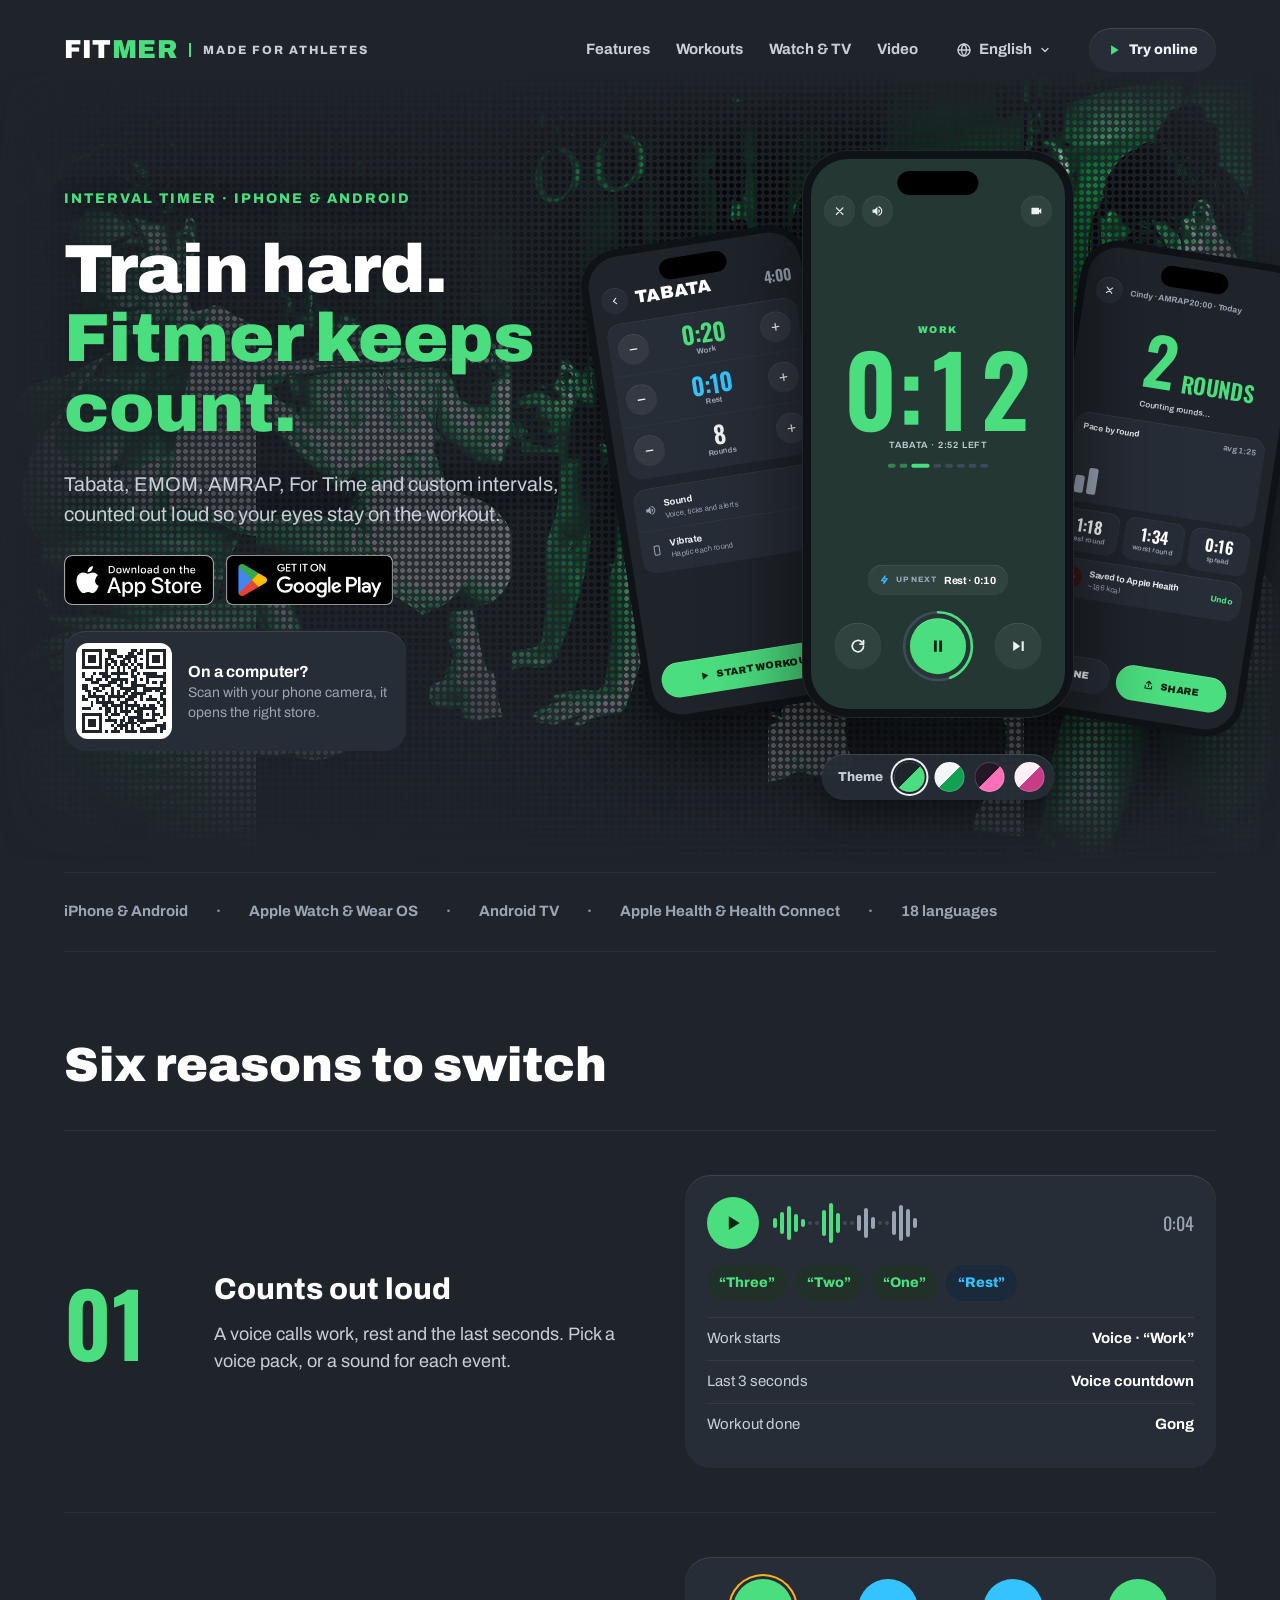
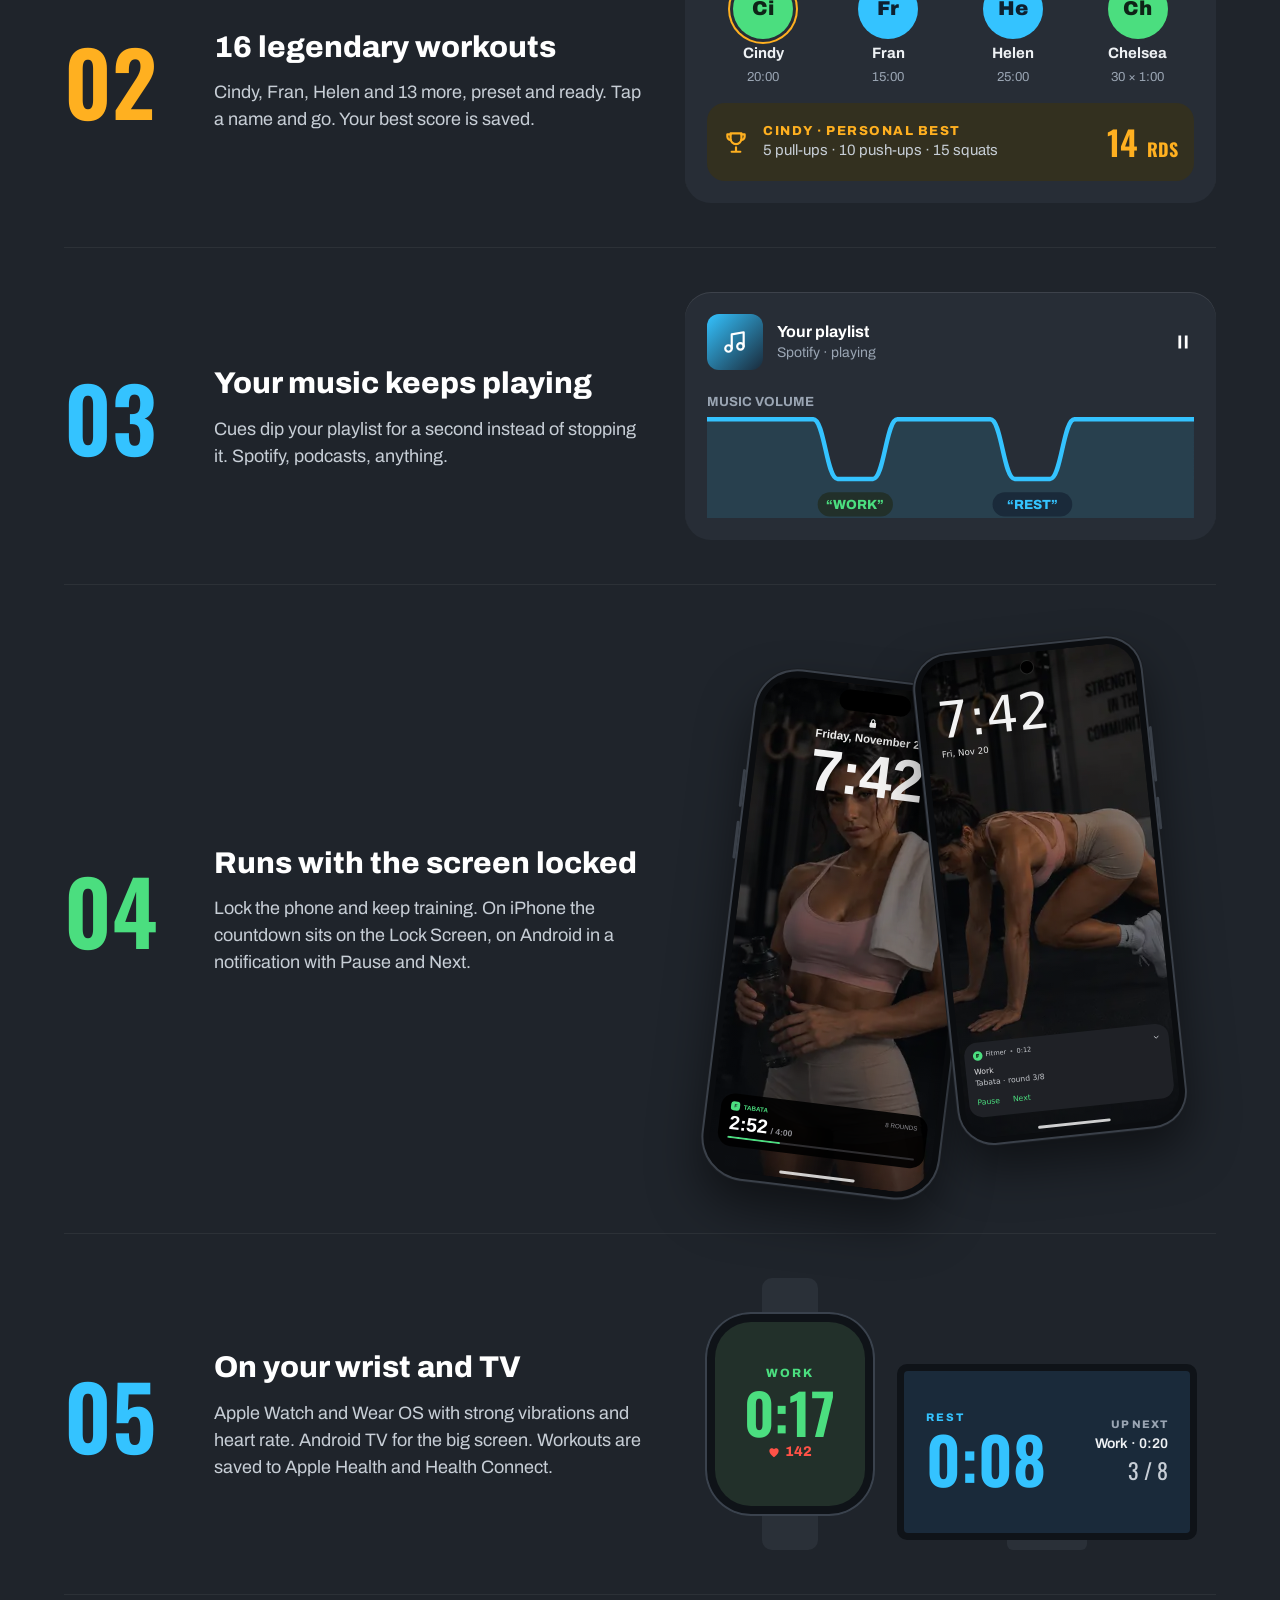
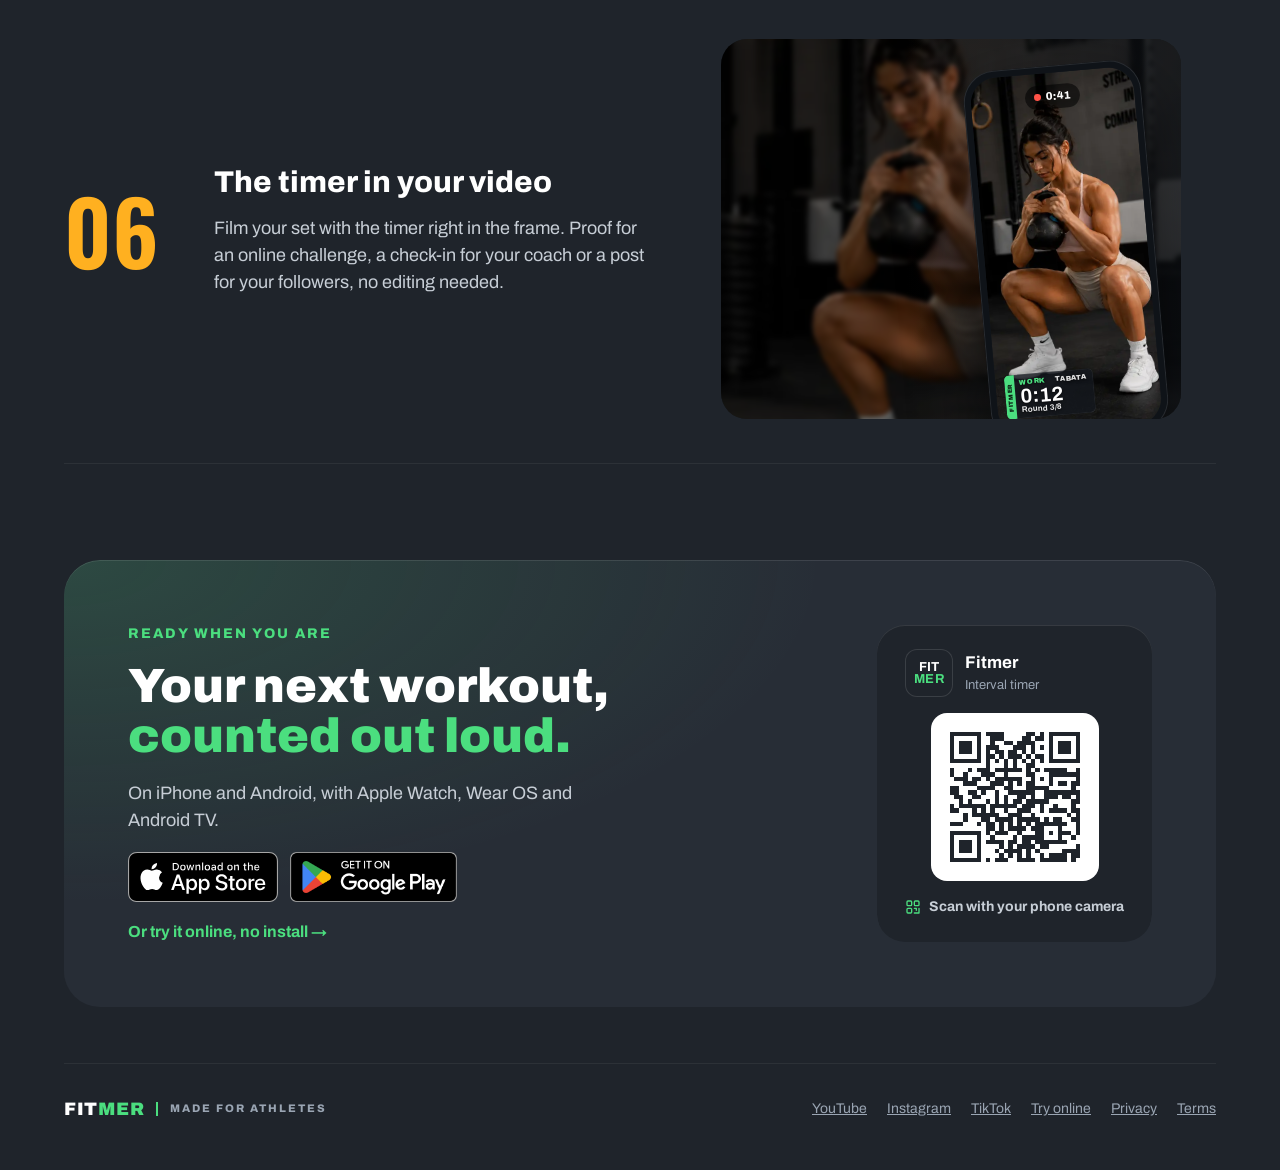
<file: index.html>
<!doctype html>
<html lang="en">
<head>
  <meta charset="utf-8">
  <!-- Шаблон лендинга. Собирается tools/web-site/build_landing.py в build/web/index.html
       и build/web/ru/index.html; строки — tools/web-site/strings.json. Спека —
       docs/superpowers/specs/2026-11-20-landing-design.md. -->
  <script>
    // Установленная раньше веб-версия (PWA) открывает корень: отправляем её в приложение.
    try { if (matchMedia('(display-mode: standalone)').matches) location.replace('/online/'); } catch (e) {}
  </script>
  <meta name="viewport" content="width=device-width, initial-scale=1, viewport-fit=cover">
  <title>Fitmer — Tabata &amp; Interval Timer That Counts Out Loud</title>
  <meta name="description" content="Interval timer for Tabata, EMOM, AMRAP, For Time and custom intervals. A voice counts your rounds, music keeps playing. iPhone, Android, Apple Watch, Wear OS.">
  <link rel="canonical" href="https://fitmer.web.app/">
  <link rel="alternate" hreflang="en" href="https://fitmer.web.app/">
  <link rel="alternate" hreflang="ru" href="https://fitmer.web.app/ru/">
  <link rel="alternate" hreflang="x-default" href="https://fitmer.web.app/">
  <meta name="theme-color" content="#1F242B">
  <meta name="color-scheme" content="dark">
  <meta name="apple-itunes-app" content="app-id=1509055701">
  <meta property="og:type" content="website">
  <meta property="og:site_name" content="Fitmer">
  <meta property="og:url" content="https://fitmer.web.app/">
  <meta property="og:title" content="Fitmer — Tabata &amp; Interval Timer That Counts Out Loud">
  <meta property="og:description" content="Interval timer for Tabata, EMOM, AMRAP, For Time and custom intervals. A voice counts your rounds, music keeps playing. iPhone, Android, Apple Watch, Wear OS.">
  <meta property="og:image" content="https://fitmer.web.app/og-image.png">
  <meta property="og:image:width" content="1200">
  <meta property="og:image:height" content="630">
  <meta property="og:locale" content="en_US">
  <meta name="twitter:card" content="summary_large_image">
  <meta name="twitter:image" content="https://fitmer.web.app/og-image.png">
  <link rel="icon" href="/favicon.png">
  <link rel="preload" href="/landing/fonts/Archivo.woff2" as="font" type="font/woff2" crossorigin>
  <link rel="preload" href="/landing/fonts/Oswald.woff2" as="font" type="font/woff2" crossorigin>
  <link rel="stylesheet" href="/landing/landing.css">
  <script type="application/ld+json">
  {
    "@context": "https://schema.org",
    "@type": "MobileApplication",
    "name": "Fitmer",
    "alternateName": "Fitmer: HIIT Interval Timer",
    "applicationCategory": "HealthApplication",
    "applicationSubCategory": "Interval Timer",
    "operatingSystem": "iOS, Android, watchOS, Wear OS, Android TV",
    "inLanguage": "en",
    "url": "https://fitmer.web.app/",
    "description": "Interval timer for Tabata, EMOM, AMRAP, For Time and custom intervals. A voice counts your rounds, music keeps playing. iPhone, Android, Apple Watch, Wear OS.",
    "image": "https://fitmer.web.app/og-image.png",
    "installUrl": ["https://apps.apple.com/app/id1509055701", "https://play.google.com/store/apps/details?id=com.vivchar.fitmer"],
    "sameAs": ["https://apps.apple.com/app/id1509055701", "https://play.google.com/store/apps/details?id=com.vivchar.fitmer", "https://www.youtube.com/@fitmerapp", "https://www.instagram.com/fitmerapp/"]
  }
  </script>
  <script>window.FITMER_T = {"p_work": "Work", "p_rest": "Rest", "p_prepare": "Get ready", "r_best": "New best · was 12", "r_counting": "Counting rounds…", "mbar_android": "Get it on Google Play"};</script>
  <script src="/landing/landing.js" defer></script>
</head>
<body data-lang="en" data-ch="site">
<div class="wrap">

<header class="top">
  <a class="brand" href="/" aria-label="Fitmer, made for athletes"><span class="mark">FIT<span>MER</span></span><span class="tagline">Made for athletes</span></a>
  <nav class="nav" aria-label="Main">
    <a class="anchor" href="#features">Features</a>
    <a class="anchor" href="#workouts">Workouts</a>
    <a class="anchor" href="#devices">Watch &amp; TV</a>
    <a class="anchor" href="#video">Video</a>
    <details class="lang" id="lang">
      <summary aria-label="Language: English"><svg width="16" height="16" viewBox="0 0 24 24" fill="none" stroke="currentColor" stroke-width="2" stroke-linecap="round" aria-hidden="true"><circle cx="12" cy="12" r="9"/><path d="M3 12h18M12 3c2.5 2.6 3.8 5.6 3.8 9s-1.3 6.4-3.8 9c-2.5-2.6-3.8-5.6-3.8-9S9.5 5.6 12 3z"/></svg><span class="ll">English</span><svg class="chev" width="12" height="12" viewBox="0 0 24 24" fill="none" stroke="currentColor" stroke-width="2.6" stroke-linecap="round" stroke-linejoin="round" aria-hidden="true"><path d="M6 9l6 6 6-6"/></svg></summary>
      <ul>
        <li><a href="/" hreflang="en" lang="en">English</a></li>
        <li><a href="/ru/" hreflang="ru" lang="ru">Русский</a></li>
      </ul>
    </details>
    <a class="pill" href="/online/" data-gc="online-top"><svg width="14" height="14" viewBox="0 0 24 24" fill="#4BDE7F" aria-hidden="true"><path d="M7 4l13 8-13 8z"/></svg>Try online</a>
  </nav>
</header>
<a class="lang-hint" id="lang-hint" href="/ru/" hreflang="ru" lang="ru">Есть русская версия →</a>

<main>
<section class="hero">
  <div class="hero-bg" aria-hidden="true">
    <div class="strip">
      <img src="/landing/img/towel-shaker.webp" alt="" width="560" height="840" style="object-position: 50% 20%">
      <img src="/landing/img/barbell-back-squat.webp" alt="" width="560" height="840" style="object-position: 50% 25%">
      <img src="/landing/img/mountain-climber-02.webp" alt="" width="560" height="840" style="object-position: 30% 60%">
      <img src="/landing/img/kettlebell-squat.webp" alt="" width="560" height="840" style="object-position: 50% 30%">
      <img src="/landing/img/standing-phone.webp" alt="" width="560" height="840" style="object-position: 50% 20%">
    </div>
    <div class="tint"></div><div class="dots"></div><div class="shade"></div>
  </div>

  <div class="hero-copy">
    <span class="eyebrow">Interval timer · iPhone &amp; Android</span>
    <h1>Train hard.<br><span>Fitmer keeps count.</span></h1>
    <p class="lead">Tabata, EMOM, AMRAP, For Time and custom intervals, counted out loud so your eyes stay on the workout.</p>
    <div class="stores">
      <a class="badge" href="https://apps.apple.com/app/apple-store/id1509055701?pt=121440697&amp;mt=8&amp;ct=site" data-gc="store-ios"><img src="/landing/badges/app-store-en.svg" alt="Download Fitmer on the App Store" width="150" height="50"></a>
      <a class="badge" href="https://play.google.com/store/apps/details?id=com.vivchar.fitmer&amp;referrer=utm_source%3Dsite%26utm_medium%3Dweb%26utm_campaign%3Dlanding" data-gc="store-android"><img src="/landing/badges/google-play-en.png" alt="Get Fitmer on Google Play" width="168" height="50"></a>
    </div>
    <div class="qr-card">
      <img src="/landing/qr-site.svg" width="96" height="96" alt="QR code: opens Fitmer in the App Store or Google Play on your phone">
      <div><b>On a computer?</b><span>Scan with your phone camera, it opens the right store.</span></div>
    </div>
  </div>

  <div class="fan" id="fan" data-theme="classic-dark">
    <div class="glow" id="glow"></div>
    <!-- Переключатель тем: палитры Classic и Pink × тёмная и светлая (lib/ui/theme/fitmer_colors.dart). -->
    <div class="theme-sw" role="radiogroup" aria-label="Theme">
      <span>Theme</span>
      <button type="button" role="radio" aria-checked="true" data-theme="classic-dark" aria-label="Classic · Dark" style="--a:#1F242B;--b:#4BDE7F"></button>
      <button type="button" role="radio" aria-checked="false" data-theme="classic-light" aria-label="Classic · Light" style="--a:#F3F5F7;--b:#12A150"></button>
      <button type="button" role="radio" aria-checked="false" data-theme="pink-dark" aria-label="Pink · Dark" style="--a:#241825;--b:#FF6FB5"></button>
      <button type="button" role="radio" aria-checked="false" data-theme="pink-light" aria-label="Pink · Light" style="--a:#FBEFF5;--b:#C63D86"></button>
    </div>

    <div class="phone side left" aria-hidden="true"><div class="screen"><span class="isl"></span><div class="app">
      <div class="a-head"><span class="circ"><svg viewBox="0 0 24 24" fill="none" stroke="currentColor" stroke-width="2.4" stroke-linecap="round" stroke-linejoin="round"><path d="M15 6l-6 6 6 6"/></svg></span><span class="t">Tabata</span><span class="total" id="s-total">4:00</span></div>
      <div class="panel">
        <div class="step"><span class="btn" id="s-minus"><svg viewBox="0 0 24 24" fill="none" stroke="currentColor" stroke-width="2.4" stroke-linecap="round"><path d="M6 12h12"/></svg></span><span class="v"><b class="c-work" id="s-work">0:20</b><span>Work</span></span><span class="btn" id="s-plus"><svg viewBox="0 0 24 24" fill="none" stroke="currentColor" stroke-width="2.4" stroke-linecap="round"><path d="M6 12h12M12 6v12"/></svg></span></div>
        <div class="step"><span class="btn"><svg viewBox="0 0 24 24" fill="none" stroke="currentColor" stroke-width="2.4" stroke-linecap="round"><path d="M6 12h12"/></svg></span><span class="v"><b class="c-rest">0:10</b><span>Rest</span></span><span class="btn"><svg viewBox="0 0 24 24" fill="none" stroke="currentColor" stroke-width="2.4" stroke-linecap="round"><path d="M6 12h12M12 6v12"/></svg></span></div>
        <div class="step"><span class="btn"><svg viewBox="0 0 24 24" fill="none" stroke="currentColor" stroke-width="2.4" stroke-linecap="round"><path d="M6 12h12"/></svg></span><span class="v"><b>8</b><span>Rounds</span></span><span class="btn"><svg viewBox="0 0 24 24" fill="none" stroke="currentColor" stroke-width="2.4" stroke-linecap="round"><path d="M6 12h12M12 6v12"/></svg></span></div>
      </div>
      <div class="panel">
        <div class="row"><svg viewBox="0 0 24 24" fill="currentColor"><path d="M3 9v6h4l5 5V4L7 9H3zm13.5 3c0-1.77-1.02-3.29-2.5-4.03v8.05c1.48-.73 2.5-2.25 2.5-4.02zM14 3.23v2.06c2.89.86 5 3.54 5 6.71s-2.11 5.85-5 6.71v2.06c4.01-.91 7-4.49 7-8.77s-2.99-7.86-7-8.77z"/></svg><span class="l"><b>Sound</b><span>Voice, ticks and alerts</span></span><span class="on">On</span></div>
        <div class="row"><svg viewBox="0 0 24 24" fill="none" stroke="currentColor" stroke-width="2" stroke-linecap="round"><rect x="7" y="3" width="10" height="18" rx="2"/></svg><span class="l"><b>Vibrate</b><span>Haptic each round</span></span><span class="on">On</span></div>
      </div>
      <span class="cta"><svg viewBox="0 0 24 24" fill="currentColor"><path d="M7 4l13 8-13 8z"/></svg>Start workout</span>
    </div></div></div>

    <div class="phone side right" aria-hidden="true"><div class="screen"><span class="isl"></span><div class="app">
      <div class="a-head"><span class="circ"><svg viewBox="0 0 24 24" fill="none" stroke="currentColor" stroke-width="2.4" stroke-linecap="round"><path d="M6 6l12 12M18 6L6 18"/></svg></span><span class="res-meta">Cindy · AMRAP 20:00 · Today</span></div>
      <div class="hero-stat"><div class="n"><b id="r-num">14</b><span>Rounds</span></div><small id="r-cap">New best · was 12</small></div>
      <div class="panel pace"><div class="h">Pace by round<span>avg 1:25</span></div><div class="bars" id="r-bars"></div></div>
      <!-- Как PaceBody (lib/features/results/view/body_pace.dart): три плитки под графиком. -->
      <div class="tiles"><div class="tile"><b class="c-work">1:18</b><span>best round</span></div><div class="tile"><b class="c-prep">1:34</b><span>worst round</span></div><div class="tile"><b>0:16</b><span>spread</span></div></div>
      <!-- Как HealthStatusCard: тренировка записана в Здоровье, калории, «Отменить». -->
      <div class="panel health"><span class="hi"><svg viewBox="0 0 24 24" fill="#FF5247"><path d="M12 21s-8-5.2-8-11a4.5 4.5 0 018-2.8A4.5 4.5 0 0120 10c0 5.8-8 11-8 11z"/></svg></span><span class="l"><b>Saved to Apple Health</b><span>~186 kcal</span></span><span class="undo">Undo</span></div>
      <div class="two"><span class="cta sec">Done</span><span class="cta main"><svg viewBox="0 0 24 24" fill="none" stroke="currentColor" stroke-width="2.4" stroke-linecap="round" stroke-linejoin="round"><path d="M12 15V3M7 8l5-5 5 5M5 13v6h14v-6"/></svg>Share</span></div>
    </div></div></div>

    <div class="phone center" aria-hidden="true"><div class="screen" id="run-screen"><span class="isl"></span><div class="app" id="run-app">
      <div class="run-top">
        <span class="circ ctl"><svg viewBox="0 0 24 24" fill="none" stroke="currentColor" stroke-width="2.4" stroke-linecap="round"><path d="M6 6l12 12M18 6L6 18"/></svg></span>
        <span class="circ ctl"><svg viewBox="0 0 24 24" fill="currentColor"><path d="M3 9v6h4l5 5V4L7 9H3zm13.5 3c0-1.77-1.02-3.29-2.5-4.03v8.05c1.48-.73 2.5-2.25 2.5-4.02zM14 3.23v2.06c2.89.86 5 3.54 5 6.71s-2.11 5.85-5 6.71v2.06c4.01-.91 7-4.49 7-8.77s-2.99-7.86-7-8.77z"/></svg></span>
        <span class="sp"></span>
        <span class="circ ctl"><svg viewBox="0 0 24 24" fill="currentColor"><path d="M17 10.5V7c0-.55-.45-1-1-1H4c-.55 0-1 .45-1 1v10c0 .55.45 1 1 1h12c.55 0 1-.45 1-1v-3.5l4 4v-11l-4 4z"/></svg></span>
      </div>
      <div class="fill"></div>
      <span class="r-label" id="r-label">Work</span>
      <span class="r-time" id="r-time"><i>0</i><i class="c">:</i><i>1</i><i>2</i></span>
      <span class="r-meta">Tabata · <span id="r-left">2:52</span> left</span>
      <div class="pips" id="r-pips"></div>
      <div class="fill"></div>
      <span class="upnext"><svg viewBox="0 0 24 24" fill="none" stroke="currentColor" stroke-width="2.4" stroke-linecap="round" stroke-linejoin="round"><path d="M13 3L5 14h6l-1 7 8-11h-6z"/></svg><small>UP NEXT</small><b id="r-next">Rest · 0:10</b></span>
      <div class="transport">
        <span class="side-btn"><svg viewBox="0 0 24 24" fill="none" stroke="currentColor" stroke-width="2.4" stroke-linecap="round" stroke-linejoin="round"><path d="M20 12a8 8 0 11-2.3-5.7M20 4v5h-5"/></svg></span>
        <span class="ring"><svg class="r" width="112" height="112" viewBox="0 0 112 112"><circle cx="56" cy="56" r="52" fill="none" stroke="var(--track)" stroke-width="4"/><circle id="r-ring" cx="56" cy="56" r="52" fill="none" stroke="var(--ph)" stroke-width="4" stroke-linecap="round" stroke-dasharray="326.7" stroke-dashoffset="200"/></svg><span class="pause"><svg viewBox="0 0 24 24" fill="currentColor"><path d="M7 5h3.5v14H7zM13.5 5H17v14h-3.5z"/></svg></span></span>
        <span class="side-btn"><svg viewBox="0 0 24 24" fill="currentColor"><path d="M5 5l10 7-10 7zM17 5h3v14h-3z"/></svg></span>
      </div>
    </div></div></div>
  </div>
</section>

<ul class="platforms">
  <li>iPhone &amp; Android</li><li aria-hidden="true">·</li><li>Apple Watch &amp; Wear OS</li><li aria-hidden="true">·</li><li>Android TV</li><li aria-hidden="true">·</li><li>Apple Health &amp; Health Connect</li><li aria-hidden="true">·</li><li>18 languages</li>
</ul>

<section class="features" id="features">
  <h2>Six reasons to switch</h2>

  <article class="feat">
    <span class="no c-work" aria-hidden="true">01</span>
    <div class="txt"><h3>Counts out loud</h3><p>A voice calls work, rest and the last seconds. Pick a voice pack, or a sound for each event.</p></div>
    <div class="demo"><div class="card">
      <div class="voice">
        <button class="play" type="button" id="voice-play" aria-label="Play a voice sample"><svg viewBox="0 0 24 24" fill="#0E2417" aria-hidden="true"><path d="M7 4l13 8-13 8z"/></svg></button>
        <div class="wave" aria-hidden="true"><i class="g" style="height:10px"></i><i class="g" style="height:22px"></i><i class="g" style="height:34px"></i><i class="g" style="height:18px"></i><i class="g" style="height:8px"></i><i style="height:4px"></i><i style="height:4px"></i><i class="g" style="height:26px"></i><i class="g" style="height:40px"></i><i class="g" style="height:20px"></i><i style="height:4px"></i><i style="height:4px"></i><i class="m" style="height:16px"></i><i class="m" style="height:30px"></i><i class="m" style="height:12px"></i><i style="height:4px"></i><i style="height:4px"></i><i class="m" style="height:24px"></i><i class="m" style="height:36px"></i><i class="m" style="height:28px"></i><i class="m" style="height:10px"></i></div>
        <span class="dur">0:04</span>
      </div>
      <div class="chips"><span>“Three”</span><span>“Two”</span><span>“One”</span><span class="r">“Rest”</span></div>
      <div class="kv"><div><span>Work starts</span><b>Voice · “Work”</b></div><div><span>Last 3 seconds</span><b>Voice countdown</b></div><div><span>Workout done</span><b>Gong</b></div></div>
    </div></div>
  </article>

  <article class="feat" id="workouts">
    <span class="no c-prep" aria-hidden="true">02</span>
    <div class="txt"><h3>16 legendary workouts</h3><p>Cindy, Fran, Helen and 13 more, preset and ready. Tap a name and go. Your best score is saved.</p></div>
    <div class="demo"><div class="card">
      <ul class="avatars">
        <li><span class="ini wk" aria-hidden="true">Ci</span><b>Cindy</b><span>20:00</span></li>
        <li><span class="ini bb" aria-hidden="true">Fr</span><b>Fran</b><span>15:00</span></li>
        <li><span class="ini bb" aria-hidden="true">He</span><b>Helen</b><span>25:00</span></li>
        <li><span class="ini" aria-hidden="true">Ch</span><b>Chelsea</b><span>30 × 1:00</span></li>
      </ul>
      <div class="pb"><svg viewBox="0 0 24 24" fill="none" stroke="#FFB020" stroke-width="2" stroke-linecap="round" stroke-linejoin="round" aria-hidden="true"><path d="M8 21h8M12 17v4M7 4h10v5a5 5 0 01-10 0z"/><path d="M17 5h3v2a3 3 0 01-3 3M7 5H4v2a3 3 0 003 3"/></svg><div><small>Cindy · personal best</small><span>5 pull-ups · 10 push-ups · 15 squats</span></div><b>14 <small>RDS</small></b></div>
    </div></div>
  </article>

  <article class="feat">
    <span class="no c-rest" aria-hidden="true">03</span>
    <div class="txt"><h3>Your music keeps playing</h3><p>Cues dip your playlist for a second instead of stopping it. Spotify, podcasts, anything.</p></div>
    <div class="demo"><div class="card">
      <div class="player"><span class="cover"><svg viewBox="0 0 24 24" fill="none" stroke="#FFFFFF" stroke-width="2" stroke-linecap="round" stroke-linejoin="round" aria-hidden="true"><path d="M9 18V5l11-2v13"/><circle cx="6" cy="18" r="3"/><circle cx="17" cy="16" r="3"/></svg></span><div><b>Your playlist</b><span>Spotify · playing</span></div><svg width="22" height="22" viewBox="0 0 24 24" fill="#FFFFFF" aria-hidden="true"><path d="M7 5h3v14H7zM14 5h3v14h-3z"/></svg></div>
      <svg class="vol" viewBox="0 0 440 120" role="img" aria-label="Music volume dips briefly at each cue and comes back">
        <path d="M0 30 H96 C106 30 108 84 118 84 H150 C160 84 162 30 172 30 H256 C266 30 268 84 278 84 H310 C320 84 322 30 332 30 H440 V120 H0 Z" fill="rgba(52,195,255,0.12)"/>
        <path d="M0 30 H96 C106 30 108 84 118 84 H150 C160 84 162 30 172 30 H256 C266 30 268 84 278 84 H310 C320 84 322 30 332 30 H440" fill="none" stroke="#34C3FF" stroke-width="4" stroke-linecap="round"/>
        <rect x="100" y="96" width="68" height="22" rx="11" fill="#22302A"/><text x="134" y="111" text-anchor="middle" font-family="Archivo, sans-serif" font-size="12" font-weight="800" fill="#4BDE7F">“WORK”</text>
        <rect x="258" y="96" width="72" height="22" rx="11" fill="#1A2A3A"/><text x="294" y="111" text-anchor="middle" font-family="Archivo, sans-serif" font-size="12" font-weight="800" fill="#34C3FF">“REST”</text>
        <text x="0" y="18" font-family="Archivo, sans-serif" font-size="12" font-weight="700" fill="#9AA5B3">MUSIC VOLUME</text>
      </svg>
    </div></div>
  </article>

  <article class="feat">
    <span class="no c-work" aria-hidden="true">04</span>
    <div class="txt"><h3>Runs with the screen locked</h3><p>Lock the phone and keep training. On iPhone the countdown sits on the Lock Screen, on Android in a notification with Pause and Next.</p></div>
    <div class="demo"><div class="locks" role="img" aria-label="iPhone Lock Screen with a live Fitmer countdown and an Android lock screen with the Fitmer notification">
      <div class="device ios"><div class="lock" style="background-image: linear-gradient(180deg, rgba(10,14,20,.25), rgba(10,14,20,.55)), url(/landing/img/wall-ios.webp)">
        <span class="island"></span>
        <span class="lk"><svg width="11" height="13" viewBox="0 0 24 28" fill="currentColor"><path d="M6 12V8a6 6 0 0112 0v4h1a2 2 0 012 2v10a2 2 0 01-2 2H5a2 2 0 01-2-2V14a2 2 0 012-2zm3 0h6V8a3 3 0 00-6 0z"/></svg></span>
        <span class="d">Friday, November 20</span><span class="clock">7:42</span>
        <!-- Как ios/FitmerLiveActivity/FitmerLiveActivity.swift (Lock Screen): бейдж F + режим цветом фазы,
             справа раунды; крупный общий остаток «2:52 / 4:00»; полоса общего прогресса. -->
        <div class="la"><div class="la-h"><span class="bf">F</span><b>TABATA</b><span>8 ROUNDS</span></div><div class="la-t"><b>2:52</b><span>/ 4:00</span></div><div class="bar"><i></i></div></div>
        <span class="home"></span>
      </div></div>
      <div class="device droid"><div class="lock" style="background-image: linear-gradient(180deg, rgba(10,14,20,.2), rgba(10,14,20,.6)), url(/landing/img/wall-android.webp)">
        <span class="punch"></span>
        <span class="clock">7:42</span><span class="d">Fri, Nov 20</span>
        <!-- Как WorkoutService.kt: заголовок — фаза, хронометр отсчитывает в шапке, текст — режим и раунд,
             действия Pause и Next. -->
        <div class="notif">
          <div class="nh"><span class="ic">F</span>Fitmer<i>•</i><b>0:12</b><svg viewBox="0 0 24 24" fill="none" stroke="currentColor" stroke-width="2.6" stroke-linecap="round" stroke-linejoin="round"><path d="M6 9l6 6 6-6"/></svg></div>
          <b class="nt">Work</b><span class="nx">Tabata · round 3/8</span>
          <div class="na"><span>Pause</span><span>Next</span></div>
        </div>
        <span class="home"></span>
      </div></div>
    </div></div>
  </article>

  <article class="feat" id="devices">
    <span class="no c-rest" aria-hidden="true">05</span>
    <div class="txt"><h3>On your wrist and TV</h3><p>Apple Watch and Wear OS with strong vibrations and heart rate. Android TV for the big screen. Workouts are saved to Apple Health and Health Connect.</p></div>
    <div class="demo"><div class="devices" role="img" aria-label="Fitmer on a smartwatch and on a TV">
      <div class="watch"><div class="band"></div><div class="body"><div class="face"><small>WORK</small><b>0:17</b><span><svg width="14" height="14" viewBox="0 0 24 24" fill="#FF5247" aria-hidden="true"><path d="M12 21s-8-5.2-8-11a4.5 4.5 0 018-2.8A4.5 4.5 0 0120 10c0 5.8-8 11-8 11z"/></svg>142</span></div></div><div class="band b"></div></div>
      <div class="tv"><div class="scr"><div class="in"><div><small>REST</small><b>0:08</b></div><div class="nx"><small>UP NEXT</small><b>Work · 0:20</b><span>3 / 8</span></div></div></div><div class="stand"></div></div>
    </div></div>
  </article>

  <article class="feat" id="video">
    <span class="no c-prep" aria-hidden="true">06</span>
    <div class="txt"><h3>The timer in your video</h3><p>Film your set with the timer right in the frame. Proof for an online challenge, a check-in for your coach or a post for your followers, no editing needed.</p></div>
    <div class="demo"><div class="film">
      <img src="/landing/img/kettlebell-squat-color.webp" alt="" width="720" height="1080" loading="lazy">
      <div class="vign"></div>
      <div class="ph"><div class="ph-in">
        <img src="/landing/img/kettlebell-squat-color.webp" alt="Athlete doing a kettlebell squat, filmed with the Fitmer timer in the frame" width="720" height="1080" loading="lazy">
        <span class="rec"><i></i>0:41</span>
        <div class="plate"><div class="stripe"><span>FITMER</span></div><div class="body"><div class="s"><span class="c-work">WORK</span><span>TABATA</span></div><span class="t">0:12</span><span class="m">Round 3/8</span></div></div>
      </div></div>
    </div></div>
  </article>
</section>

<section class="final">
  <div class="copy">
    <span class="eyebrow">Ready when you are</span>
    <h2>Your next workout,<br><span>counted out loud.</span></h2>
    <p>On iPhone and Android, with Apple Watch, Wear OS and Android TV.</p>
    <div class="stores">
      <a class="badge" href="https://apps.apple.com/app/apple-store/id1509055701?pt=121440697&amp;mt=8&amp;ct=site" data-gc="store-ios-final"><img src="/landing/badges/app-store-en.svg" alt="Download Fitmer on the App Store" width="150" height="50"></a>
      <a class="badge" href="https://play.google.com/store/apps/details?id=com.vivchar.fitmer&amp;referrer=utm_source%3Dsite%26utm_medium%3Dweb%26utm_campaign%3Dlanding" data-gc="store-android-final"><img src="/landing/badges/google-play-en.png" alt="Get Fitmer on Google Play" width="168" height="50"></a>
    </div>
    <a class="more" href="/online/" data-gc="online-final">Or try it online, no install →</a>
  </div>
  <div class="scan">
    <div class="app-id"><span class="icon" aria-hidden="true"><b>FIT</b><b>MER</b></span><div><b>Fitmer</b><span>Interval timer</span></div></div>
    <img class="qr" src="/landing/qr-site.svg" width="168" height="168" alt="QR code: opens Fitmer in the App Store or Google Play on your phone" loading="lazy">
    <span class="hint"><svg width="16" height="16" viewBox="0 0 24 24" fill="none" stroke="currentColor" stroke-width="2" stroke-linecap="round" stroke-linejoin="round" aria-hidden="true"><rect x="3" y="3" width="7" height="7" rx="1.5"/><rect x="14" y="3" width="7" height="7" rx="1.5"/><rect x="3" y="14" width="7" height="7" rx="1.5"/><path d="M14 14h3v3M21 14v7h-7"/></svg>Scan with your phone camera</span>
  </div>
</section>
</main>

<footer>
  <a class="brand" href="/" aria-label="Fitmer, made for athletes"><span class="mark">FIT<span>MER</span></span><span class="tagline">Made for athletes</span></a>
  <nav aria-label="Links">
    <a href="https://www.youtube.com/@fitmerapp" rel="noopener">YouTube</a>
    <a href="https://www.instagram.com/fitmer.app/" rel="noopener">Instagram</a>
    <a href="https://www.tiktok.com/@fitmerapp" rel="noopener">TikTok</a>
    <a href="/online/">Try online</a>
    <a href="/privacy.html">Privacy</a>
    <a href="/terms.html">Terms</a>
  </nav>
</footer>
</div>
<!-- Телефон: липкая кнопка стора под платформу, появляется, когда кнопки hero ушли с экрана. -->
<a class="mbar" id="mbar" href="https://apps.apple.com/app/apple-store/id1509055701?pt=121440697&amp;mt=8&amp;ct=site" data-ios="https://apps.apple.com/app/apple-store/id1509055701?pt=121440697&amp;mt=8&amp;ct=site" data-android="https://play.google.com/store/apps/details?id=com.vivchar.fitmer&amp;referrer=utm_source%3Dsite%26utm_medium%3Dweb%26utm_campaign%3Dlanding" data-gc="store-sticky" hidden><svg viewBox="0 0 24 24" fill="currentColor" aria-hidden="true"><path d="M12 3v12m0 0l-5-5m5 5l5-5M5 20h14" stroke="currentColor" stroke-width="2.6" fill="none" stroke-linecap="round" stroke-linejoin="round"/></svg><span id="mbar-t">Get it on the App Store</span></a>
</body>
</html>
</file>
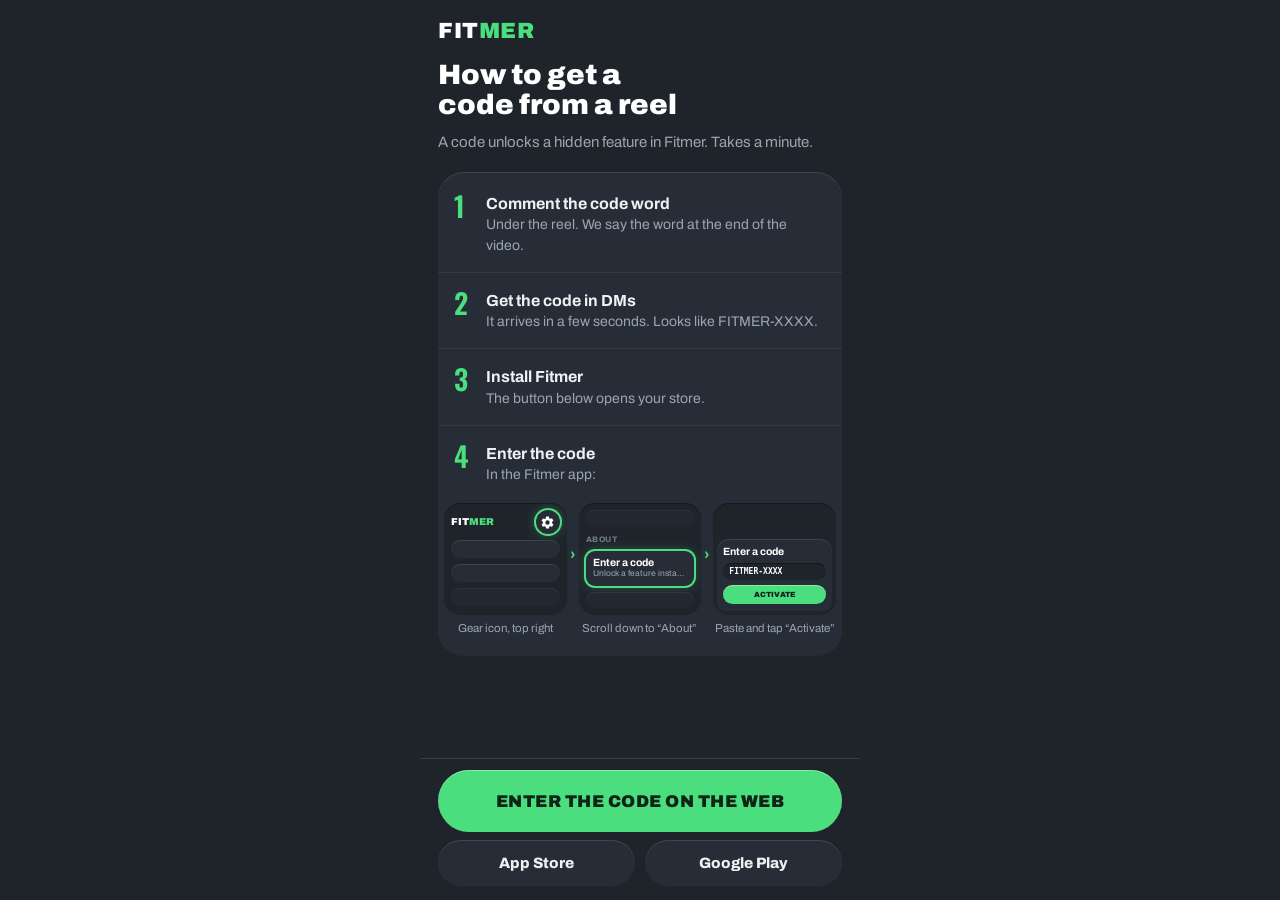
<file: code/index.html>
<!doctype html>
<html lang="ru">
<head>
  <meta charset="utf-8">
  <meta name="viewport" content="width=device-width, initial-scale=1, viewport-fit=cover">
  <meta name="robots" content="noindex">
  <meta name="color-scheme" content="dark">
  <meta name="theme-color" content="#1F242B">
  <title>Fitmer — код из рилса</title>
  <!-- Код награды из рилса (docs/publishing/install-attribution.md).
       С кодом в адресе (?code=FITMER-XXXX — так шлёт кнопка «Установить Fitmer» из
       tools/ig-codes): показывает код, что он открывает, «Копировать» и стор.
       Без кода (переход с /start): инструкция, как получить код. -->
  <meta property="og:type" content="website">
  <meta property="og:site_name" content="Fitmer">
  <meta property="og:title" content="Your Fitmer code">
  <meta property="og:description" content="Copy the code, install Fitmer and enter it in Settings.">
  <meta property="og:image" content="https://fitmer.web.app/og-image.png">
  <meta property="og:image:width" content="1200">
  <meta property="og:image:height" content="630">
  <meta name="twitter:card" content="summary_large_image">
  <meta name="twitter:image" content="https://fitmer.web.app/og-image.png">
  <link rel="icon" href="/favicon.png">
  <style>
    /* Токены дизайн-системы Fitmer, тема Classic · Dark (lib/ui, артефакт DS). */
    @font-face { font-family: Archivo; src: url(/fonts/Archivo-Variable.ttf) format("truetype"); font-weight: 100 900; font-display: swap; }
    @font-face { font-family: Oswald; src: url(/fonts/Oswald-Variable.ttf) format("truetype"); font-weight: 200 700; font-display: swap; }
    :root {
      --ground: #1F242B; --surface: #272D36; --surface-inset: #1F242B; --hairline: rgba(255,255,255,0.06);
      --ink: #EEF1F4; --ink-strong: #FFFFFF; --ink-muted: #9AA5B3; --ink-faint: #6C7785;
      --brand: #4BDE7F; --on-brand: #0E2417; --brand-soft: #173A26;
      --rim-panel: inset 0 1px 0 rgba(255,255,255,0.10); --rim-control: inset 0 1px 0 rgba(255,255,255,0.12);
      --rim-accent: inset 0 1px 0 rgba(255,255,255,0.35); --rim-inset: inset 0 1px 0 rgba(0,0,0,0.35);
      --ui: Archivo, system-ui, -apple-system, "Segoe UI", Roboto, sans-serif;
      --num: Oswald, "Arial Narrow", sans-serif;
    }
    * { box-sizing: border-box; }
    html, body { margin: 0; background: var(--ground); color: var(--ink); font: 400 16px/1.45 var(--ui); }
    main { min-height: 100vh; min-height: 100dvh; max-width: 440px; margin: 0 auto;
      padding: calc(20px + env(safe-area-inset-top)) max(18px, env(safe-area-inset-right)) 0 max(18px, env(safe-area-inset-left));
      display: flex; flex-direction: column; gap: 18px; }
    .mark { font-weight: 900; font-size: 22px; letter-spacing: .5px; color: var(--ink-strong); line-height: 1; }
    .mark span { color: var(--brand); }
    h1 { margin: 0; font-size: 28px; line-height: 1.08; font-weight: 900; color: var(--ink-strong); text-wrap: balance; }
    .sub { margin: -6px 0 0; font-size: 15px; color: var(--ink-muted); }

    .codebox { display: flex; flex-direction: column; gap: 12px; border-radius: 26px; background: var(--surface); box-shadow: var(--rim-panel); padding: 16px; }
    .what { display: flex; gap: 12px; align-items: center; }
    .what .disc { width: 44px; height: 44px; border-radius: 50%; background: var(--brand-soft); color: var(--brand); display: grid; place-items: center; flex: none; }
    .what b { display: block; font-size: 17px; }
    .what span { display: block; font-size: 14px; color: var(--ink-muted); }
    .code { display: flex; align-items: center; gap: 10px; padding: 6px 6px 6px 18px; border-radius: 999px;
      background: var(--surface-inset); box-shadow: var(--rim-inset); }
    .code output { flex: 1; font: 600 20px ui-monospace, "SF Mono", Menlo, monospace; letter-spacing: 1px; color: var(--ink-strong);
      user-select: all; -webkit-user-select: all; overflow-wrap: anywhere; }
    .copied { min-height: 18px; margin-top: -4px; font-size: 13px; color: var(--brand); text-align: center; }

    .steps { border-radius: 26px; background: var(--surface); box-shadow: var(--rim-panel); padding: 4px 0; margin: 0; list-style: none; }
    .steps li { display: flex; gap: 14px; padding: 16px; align-items: flex-start; }
    .steps li + li { border-top: 1px solid var(--hairline); }
    .steps .n { display: block; font: 600 28px/1 var(--num); color: var(--brand); width: 18px; flex: none; font-variant-numeric: tabular-nums; }
    .steps .n.done { color: var(--ink-faint); }
    .steps b { display: block; font-size: 16px; }
    .steps span { display: block; font-size: 14px; color: var(--ink-muted); }
    .path { display: inline-flex !important; gap: 6px; align-items: center; margin-top: 6px; padding: 6px 12px; border-radius: 999px;
      font-weight: 800; color: var(--ink) !important; background: var(--surface-inset); box-shadow: var(--rim-inset); }

    .btn { display: flex; align-items: center; justify-content: center; gap: 10px; height: 58px; padding: 0 22px;
      border: 0; border-radius: 999px; font: 800 16px var(--ui); text-decoration: none; cursor: pointer; white-space: nowrap; }
    .btn--primary { height: 62px; font-size: 17px; font-weight: 900; letter-spacing: .5px; text-transform: uppercase;
      background: var(--brand); color: var(--on-brand); box-shadow: var(--rim-accent); width: 100%; }
    .btn--secondary { background: var(--surface); color: var(--ink); box-shadow: var(--rim-control); }
    .btn--sm { height: 46px; font-size: 15px; padding: 0 18px; }
    .btn:focus-visible, a:focus-visible { outline: 3px solid var(--ink); outline-offset: 2px; }
    .dock { position: sticky; bottom: 0; margin: auto calc(-1 * max(18px, env(safe-area-inset-left))) 0;
      padding: 12px max(18px, env(safe-area-inset-right)) calc(14px + env(safe-area-inset-bottom)) max(18px, env(safe-area-inset-left));
      display: flex; flex-direction: column; gap: 8px; background: var(--ground); box-shadow: var(--rim-panel); }
    .stores { display: flex; gap: 10px; }
    .stores .btn { flex: 1; }
    /* Мини-схема «где вводить код»: три кадра из DS (не скриншоты). Тексты — из T, как в приложении (app_*.arb). */
    .steps li.wide { flex-wrap: wrap; }
    .howto { flex-basis: calc(100% + 20px); display: grid; grid-template-columns: 1fr auto 1fr auto 1fr; align-items: start; gap: 3px; margin: 4px -10px 0; }
    .howto .arrow { align-self: center; margin-top: -30px; color: var(--brand); font: 700 16px var(--ui); }
    .shot { display: flex; flex-direction: column; gap: 6px; min-width: 0; }
    .frame { height: 112px; border-radius: 16px; background: var(--ground); box-shadow: var(--rim-inset); padding: 7px; overflow: hidden;
      display: flex; flex-direction: column; gap: 6px; font-size: 10px; line-height: 1.2; }
    .shot .cap { font-size: 11.5px; line-height: 1.25; color: var(--ink-muted); text-align: center; }
    .howto .f-bar { display: flex; align-items: center; justify-content: space-between; }
    .howto .f-mark { font-weight: 900; font-size: 10px; white-space: nowrap; color: var(--ink-strong); }
    .howto .f-mark span { display: inline; font-size: inherit; color: var(--brand); }
    .howto .f-gear { flex: none; width: 24px; height: 24px; border-radius: 50%; background: var(--surface); box-shadow: 0 0 0 2px var(--brand), 0 0 12px rgba(75,222,127,.45);
      display: grid; place-items: center; color: var(--ink-strong); }
    .howto .f-card { border-radius: 9px; background: var(--surface); box-shadow: var(--rim-panel); height: 18px; }
    .howto .f-card.dim { opacity: .55; }
    .howto .f-label { font-size: 8px; font-weight: 800; letter-spacing: .6px; text-transform: uppercase; color: var(--ink-faint); margin-top: 2px; }
    .howto .f-row { border-radius: 9px; background: var(--surface); padding: 6px 7px; box-shadow: 0 0 0 2px var(--brand), 0 0 12px rgba(75,222,127,.35); }
    .howto .f-row b { display: block; font-size: 10.5px; color: var(--ink-strong); }
    .howto .f-row i { display: block; font-style: normal; font-size: 8.5px; color: var(--ink-muted); white-space: nowrap; overflow: hidden; text-overflow: ellipsis; }
    .howto .f-sheet { margin: auto -3px -3px; border-radius: 12px 12px 8px 8px; background: var(--surface); box-shadow: var(--rim-panel); padding: 7px 6px; display: flex; flex-direction: column; gap: 5px; }
    .howto .f-sheet b { font-size: 10.5px; color: var(--ink-strong); }
    .howto .f-field { border-radius: 999px; background: var(--surface-inset); box-shadow: var(--rim-inset); padding: 4px 6px;
      font: 600 8px ui-monospace, "SF Mono", Menlo, monospace; color: var(--ink-strong); white-space: nowrap; overflow: hidden; }
    .howto .f-btn { border-radius: 999px; background: var(--brand); color: var(--on-brand); font-weight: 900; font-size: 7.5px; letter-spacing: 0;
      text-transform: uppercase; text-align: center; padding: 5px 2px; white-space: nowrap; overflow: hidden; box-shadow: var(--rim-accent); }
    [hidden] { display: none !important; }
  </style>
</head>
<body>
  <main>
    <span class="mark">FIT<span>MER</span></span>

    <!-- С кодом: из лички -->
    <section id="withCode" hidden style="display:contents">
      <h1 data-t="ready"></h1>
      <div class="codebox">
        <div class="what">
          <span class="disc"><svg width="22" height="22" viewBox="0 0 24 24" fill="none" stroke="currentColor" stroke-width="2" stroke-linecap="round" stroke-linejoin="round" aria-hidden="true"><path d="M4 10h16v10H4zM3 7h18v3H3zM12 7v13"/><path d="M12 7c-2-4-6-3-5 0M12 7c2-4 6-3 5 0"/></svg></span>
          <div><b id="rTitle"></b><span id="rSub"></span></div>
        </div>
        <div class="code">
          <output id="code"></output>
          <button class="btn btn--secondary btn--sm" id="copy" type="button" data-t="copy"></button>
        </div>
        <div class="copied" id="copied" aria-live="polite"></div>
      </div>
      <ol class="steps">
        <li><span class="n" id="n1">1</span><div><b data-t="s1"></b><span data-t="s1s"></span></div></li>
        <li><span class="n">2</span><div><b data-t="s2"></b><span data-t="s2s"></span></div></li>
        <li class="wide"><span class="n">3</span><div><b data-t="s3"></b><span data-t="s3s"></span></div><div class="howto"></div></li>
      </ol>
    </section>

    <!-- Без кода: из шапки -->
    <section id="noCode" hidden style="display:contents">
      <h1 data-t="how"></h1>
      <p class="sub" data-t="howSub"></p>
      <ol class="steps">
        <li><span class="n">1</span><div><b data-t="h1"></b><span data-t="h1s"></span></div></li>
        <li><span class="n">2</span><div><b data-t="h2"></b><span data-t="h2s"></span></div></li>
        <li><span class="n">3</span><div><b data-t="h3"></b><span data-t="h3s"></span></div></li>
        <li class="wide"><span class="n">4</span><div><b data-t="h4"></b><span data-t="s3s"></span></div><div class="howto"></div></li>
      </ol>
    </section>

    <template id="howtoTpl">
      <div class="shot">
        <div class="frame">
          <div class="f-bar"><span class="f-mark">FIT<span>MER</span></span>
            <span class="f-gear"><svg width="15" height="15" viewBox="0 0 24 24" fill="currentColor" aria-hidden="true"><path d="M19.14 12.94a7.07 7.07 0 0 0 0-1.88l2.03-1.58a.5.5 0 0 0 .12-.64l-1.92-3.32a.5.5 0 0 0-.6-.22l-2.39.96a7 7 0 0 0-1.62-.94l-.36-2.54A.5.5 0 0 0 13.9 2.5h-3.84a.5.5 0 0 0-.49.42l-.36 2.54a7 7 0 0 0-1.62.94l-2.39-.96a.5.5 0 0 0-.6.22L2.68 8.98a.5.5 0 0 0 .12.64l2.03 1.58a7.07 7.07 0 0 0 0 1.88l-2.03 1.58a.5.5 0 0 0-.12.64l1.92 3.32c.13.22.39.3.6.22l2.39-.96c.5.38 1.04.7 1.62.94l.36 2.54c.04.24.25.42.49.42h3.84c.24 0 .45-.18.49-.42l.36-2.54a7 7 0 0 0 1.62-.94l2.39.96c.22.08.47 0 .6-.22l1.92-3.32a.5.5 0 0 0-.12-.64zM12 15.5A3.5 3.5 0 1 1 12 8.5a3.5 3.5 0 0 1 0 7z"/></svg></span></div>
          <div class="f-card"></div><div class="f-card"></div><div class="f-card dim"></div>
        </div>
        <span class="cap" data-t="c1"></span>
      </div>
      <span class="arrow" aria-hidden="true">›</span>
      <div class="shot">
        <div class="frame">
          <div class="f-card dim"></div>
          <span class="f-label" data-t="about"></span>
          <div class="f-row"><b data-t="enter"></b><i data-t="enterSub"></i></div>
          <div class="f-card dim"></div>
        </div>
        <span class="cap" data-t="c2"></span>
      </div>
      <span class="arrow" aria-hidden="true">›</span>
      <div class="shot">
        <div class="frame">
          <div class="f-sheet"><b data-t="enter"></b><span class="f-field" data-code></span><span class="f-btn" data-t="activate"></span></div>
        </div>
        <span class="cap" data-t="c3"></span>
      </div>
    </template>
    <div class="dock">
      <a class="btn btn--primary" id="main" href="https://fitmer.web.app/online/"></a>
      <div class="stores" id="stores" hidden>
        <a class="btn btn--secondary btn--sm" id="ios" href="#">App Store</a>
        <a class="btn btn--secondary btn--sm" id="android" href="#">Google Play</a>
      </div>
    </div>
  </main>

  <script>
  (function () {
    // Те же адреса и метки, что у /go (web/go/index.html): менять в обоих местах сразу.
    var APPLE = 'https://apps.apple.com/app/apple-store/id1509055701?pt=121440697&mt=8&ct=';
    var PLAY  = 'https://play.google.com/store/apps/details?id=com.vivchar.fitmer&referrer=';
    var WEB   = 'https://fitmer.web.app/online/';
    var GC    = 'https://fitmer.goatcounter.com/count';

    var p = new URLSearchParams(location.search);
    // Код: ?code=FITMER-XXXX (кнопка из лички) или #FITMER-XXXX. Чужой мусор не показываем.
    var code = (p.get('code') || location.hash.replace(/^#/, '') || '').toUpperCase().trim();
    if (!/^[A-Z0-9]{2,12}-[A-Z0-9]{2,12}$/.test(code)) code = '';
    var ch = (p.get('ch') || (code ? 'ig-dm' : 'instagram')).toLowerCase();
    if (!/^[a-z0-9_-]{1,40}$/.test(ch)) ch = 'other';
    var camp = (p.get('c') || (code ? 'code' : 'bio')).toLowerCase();
    if (!/^[a-z0-9_-]{1,40}$/.test(camp)) camp = 'code';

    var ua = navigator.userAgent || '';
    var isAndroid = /android/i.test(ua);
    // Android проверяем первым: эмуляторы и часть устройств отдают platform MacIntel с тачем.
    var isIOS = !isAndroid && (/iphone|ipad|ipod/i.test(ua) || (navigator.platform === 'MacIntel' && navigator.maxTouchPoints > 1));
    var platform = isIOS ? 'ios' : isAndroid ? 'android' : 'web';

    // ?lang=ru|en — принудительно (проверка вёрстки), иначе по языку браузера.
    var lang = /^(ru|en)$/.test(p.get('lang') || '') ? p.get('lang') : /^(ru|uk|be|kk)\b/i.test(navigator.language || '') ? 'ru' : 'en';
    var T = {
      ru: { ready: 'Твой код готов', copy: 'Копировать', copied: 'Код скопирован', copyFail: 'Выдели код и скопируй вручную',
        s1: 'Скопируй код', s1s: 'Кнопка выше. Потом останется только вставить.',
        s2: 'Поставь Fitmer', s2s: 'Кнопка внизу. Уже стоит? Сразу шаг 3.',
        s3: 'Вставь код в Fitmer', s3s: 'В приложении Fitmer:', settings: 'Настройки', enter: 'Ввести код',
        enterSub: 'Мгновенно открыть функцию', about: 'О приложении', activate: 'Активировать',
        c1: 'Шестерёнка справа вверху', c2: 'Пролистай до «О\u00a0приложении»', c3: 'Вставь и нажми «Активировать»',
        how: 'Как получить код из рилса', howSub: 'Код открывает в Fitmer закрытую функцию. Займёт минуту.',
        h1: 'Напиши кодовое слово', h1s: 'В комментарии под рилсом. Слово называем в конце ролика.',
        h2: 'Получи код в директ', h2s: 'Придёт сам через пару секунд. Вида FITMER-XXXX.',
        h3: 'Поставь Fitmer', h3s: 'Кнопка внизу ведёт в твой стор.', h4: 'Введи код',
        ios: 'Поставить из App Store', android: 'Поставить из Google Play', web: 'Ввести код в веб-версии',
        unknown: 'Закрытая функция Fitmer', unknownSub: 'Откроется сразу после ввода кода' },
      en: { ready: 'Your code is ready', copy: 'Copy', copied: 'Code copied', copyFail: 'Select the code and copy it',
        s1: 'Copy the code', s1s: 'Button above. Then you only need to paste it.',
        s2: 'Install Fitmer', s2s: 'Button below. Already have it? Go to step 3.',
        s3: 'Paste the code in Fitmer', s3s: 'In the Fitmer app:', settings: 'Settings', enter: 'Enter a code',
        enterSub: 'Unlock a feature instantly', about: 'About', activate: 'Activate',
        c1: 'Gear icon, top right', c2: 'Scroll down to “About”', c3: 'Paste and tap “Activate”',
        how: 'How to get a code from a reel', howSub: 'A code unlocks a hidden feature in Fitmer. Takes a minute.',
        h1: 'Comment the code word', h1s: 'Under the reel. We say the word at the end of the video.',
        h2: 'Get the code in DMs', h2s: 'It arrives in a few seconds. Looks like FITMER-XXXX.',
        h3: 'Install Fitmer', h3s: 'The button below opens your store.', h4: 'Enter the code',
        ios: 'Get it on the App Store', android: 'Get it on Google Play', web: 'Enter the code on the web',
        unknown: 'A hidden Fitmer feature', unknownSub: 'Unlocks as soon as you enter the code' }
    }[lang];
    // Что открывает код. Коды — из lib/core/rewards/rewards_config_full.dart, названия — из app_*.arb.
    // Кода нет в списке — общая подпись; ничего не ломается.
    var REWARDS = {
      'FITMER-FLSH': { ru: ['Фонарик', 'Вспышка на каждом раунде'], en: ['Flashlight', 'Flash on every round'] },
      'FITMER-FLSC': { ru: ['Вспышка экрана', 'Экран вспыхивает на каждом сигнале'], en: ['Screen flash', 'The screen flashes on every signal'] },
      'FITMER-LEAD': { ru: ['Начало тиканья', 'За сколько секунд до конца тикать'], en: ['Tick lead-in', 'When the countdown ticking starts'] },
      'FITMER-TMTR': { ru: ['Звук «Метроном»', 'Новый звук тиканья'], en: ['“Metronome” sound', 'A new ticking sound'] },
      'FITMER-SHCK': { ru: ['Сигнал «Хоккейный зуммер»', 'Новый звук конца интервала'], en: ['“Hockey buzzer” signal', 'A new end-of-interval sound'] },
      'FITMER-SHRN': { ru: ['Сигнал «Сигнальный рожок»', 'Новый звук конца интервала'], en: ['“Air horn” signal', 'A new end-of-interval sound'] },
      'FITMER-SGYM': { ru: ['Сигнал «Свисток зала»', 'Новый звук конца интервала'], en: ['“Gym whistle” signal', 'A new end-of-interval sound'] },
      'FITMER-SBXG': { ru: ['Сигнал «Боксёрский гонг»', 'Новый звук конца интервала'], en: ['“Boxing gong” signal', 'A new end-of-interval sound'] },
      'FITMER-TDGT': { ru: ['Звук «Цифровой тик»', 'Новый звук тиканья'], en: ['“Digital tick” sound', 'A new ticking sound'] }
    };
    document.documentElement.lang = lang;
    var tpl = document.getElementById('howtoTpl');
    document.querySelectorAll('.howto').forEach(function (h) { h.appendChild(tpl.content.cloneNode(true)); });
    document.querySelectorAll('[data-t]').forEach(function (el) { el.textContent = T[el.getAttribute('data-t')]; });

    document.querySelectorAll('[data-code]').forEach(function (el) { el.textContent = code || 'FITMER-XXXX'; });
    var view = code ? 'withCode' : 'noCode';
    document.getElementById(view).hidden = false;

    if (code) {
      var r = REWARDS[code] ? REWARDS[code][lang] : [T.unknown, T.unknownSub];
      document.getElementById('rTitle').textContent = r[0];
      document.getElementById('rSub').textContent = r[1];
      document.getElementById('code').textContent = code;
      var copied = document.getElementById('copied');
      document.getElementById('copy').addEventListener('click', function () {
        var ok = function () { copied.textContent = T.copied; document.getElementById('n1').classList.add('done'); count('copy'); };
        var fail = function () {
          var sel = window.getSelection(), rg = document.createRange();
          rg.selectNodeContents(document.getElementById('code')); sel.removeAllRanges(); sel.addRange(rg);
          try { if (document.execCommand('copy')) { ok(); return; } } catch (e) {}
          copied.textContent = T.copyFail;
        };
        try { navigator.clipboard.writeText(code).then(ok, fail); } catch (e) { fail(); }
      });
    }

    // ---- ссылки ----
    var iosUrl = APPLE + encodeURIComponent(ch);
    var playUrl = PLAY + encodeURIComponent('utm_source=' + ch + '&utm_medium=social&utm_campaign=' + camp);
    var webUrl = WEB + '?utm_source=' + encodeURIComponent(ch) + '&utm_medium=social';
    var main = document.getElementById('main');
    document.getElementById('ios').href = iosUrl;
    document.getElementById('android').href = playUrl;
    if (platform === 'ios') { main.href = iosUrl; main.textContent = T.ios; }
    else if (platform === 'android') { main.href = playUrl; main.textContent = T.android; }
    else { main.href = webUrl; main.textContent = T.web; document.getElementById('stores').hidden = false; }

    // ---- клики: /code/<канал>/<событие> в GoatCounter (сам код не отправляем) ----
    function count(ev) {
      try {
        var b = GC + '?p=' + encodeURIComponent('/code/' + ch + '/' + ev);
        if (navigator.sendBeacon) navigator.sendBeacon(b); else { var i = new Image(); i.src = b; }
      } catch (e) {}
    }
    count((code ? 'view-code-' : 'view-howto-') + platform);
    main.addEventListener('click', function () { count(platform === 'web' ? 'web' : 'store-' + platform); });
    document.getElementById('ios').addEventListener('click', function () { count('store-ios'); });
    document.getElementById('android').addEventListener('click', function () { count('store-android'); });
  })();
  </script>
</body>
</html>
</file>
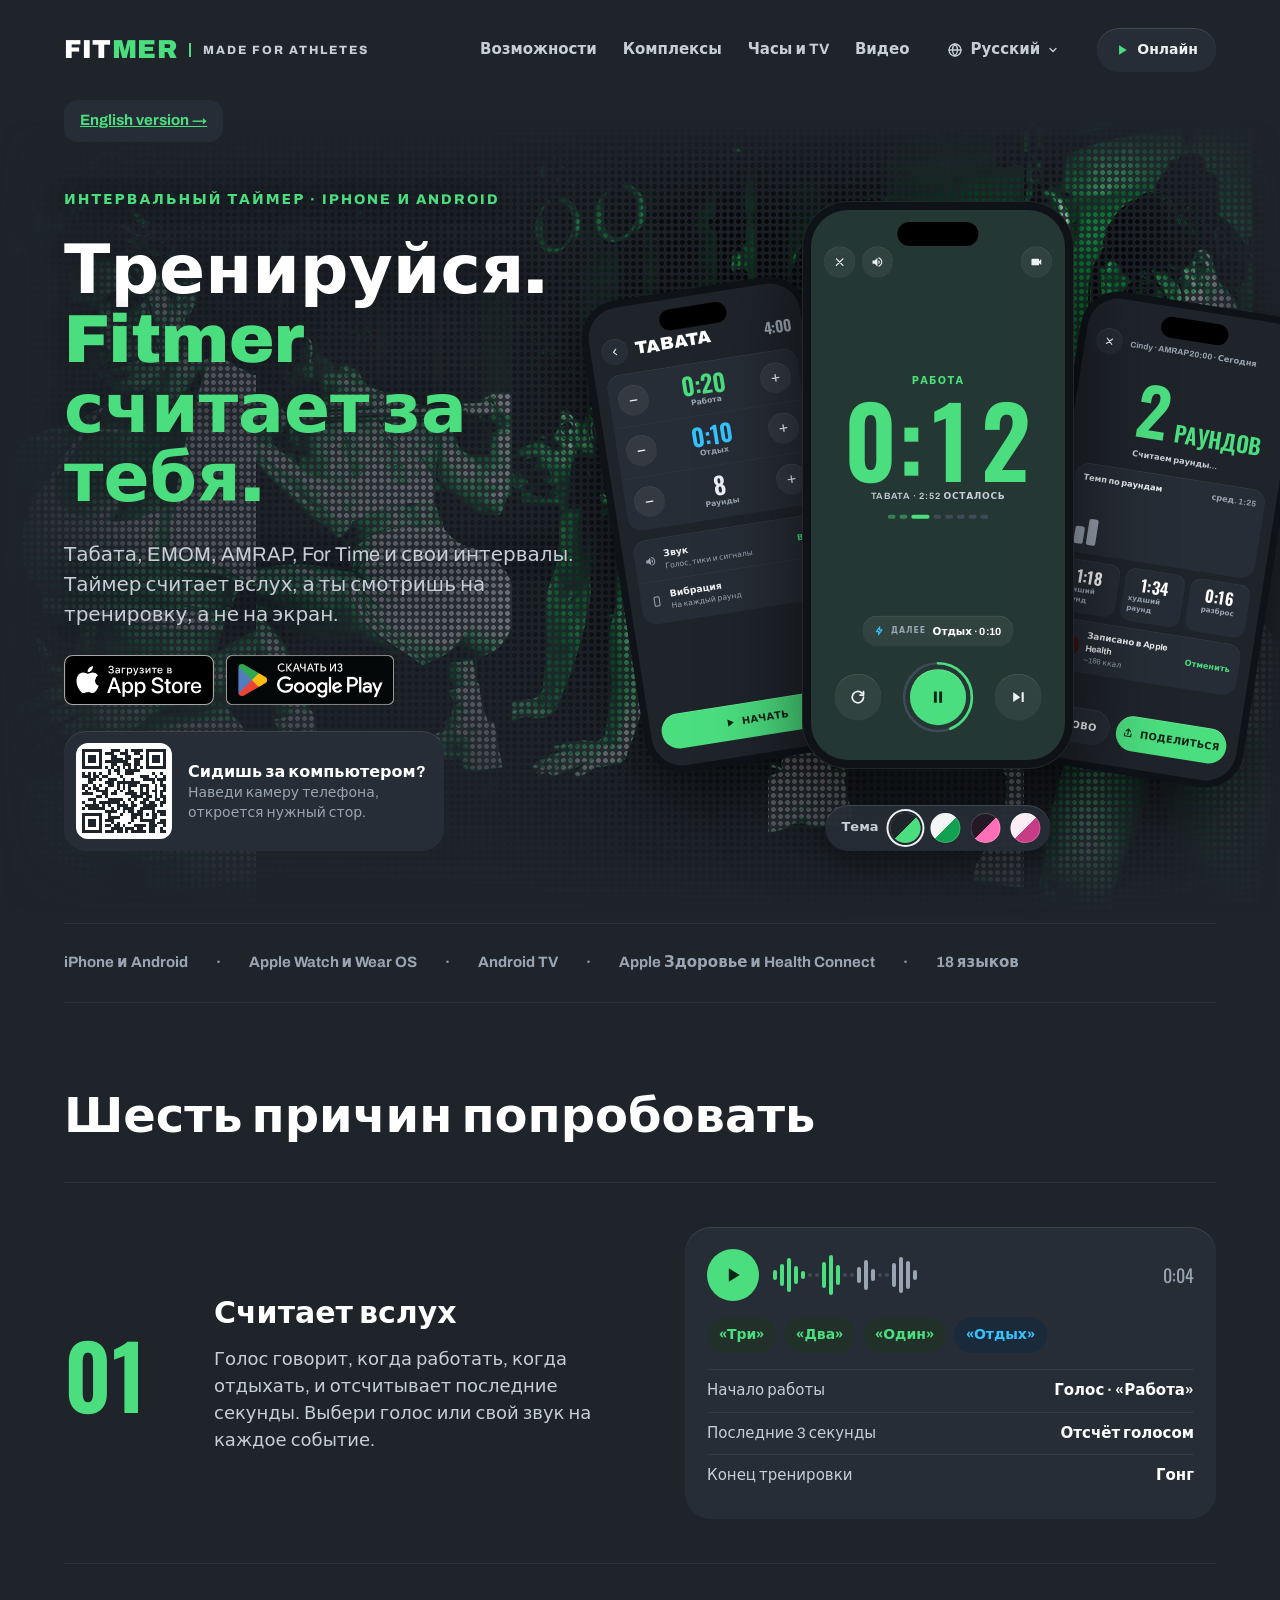
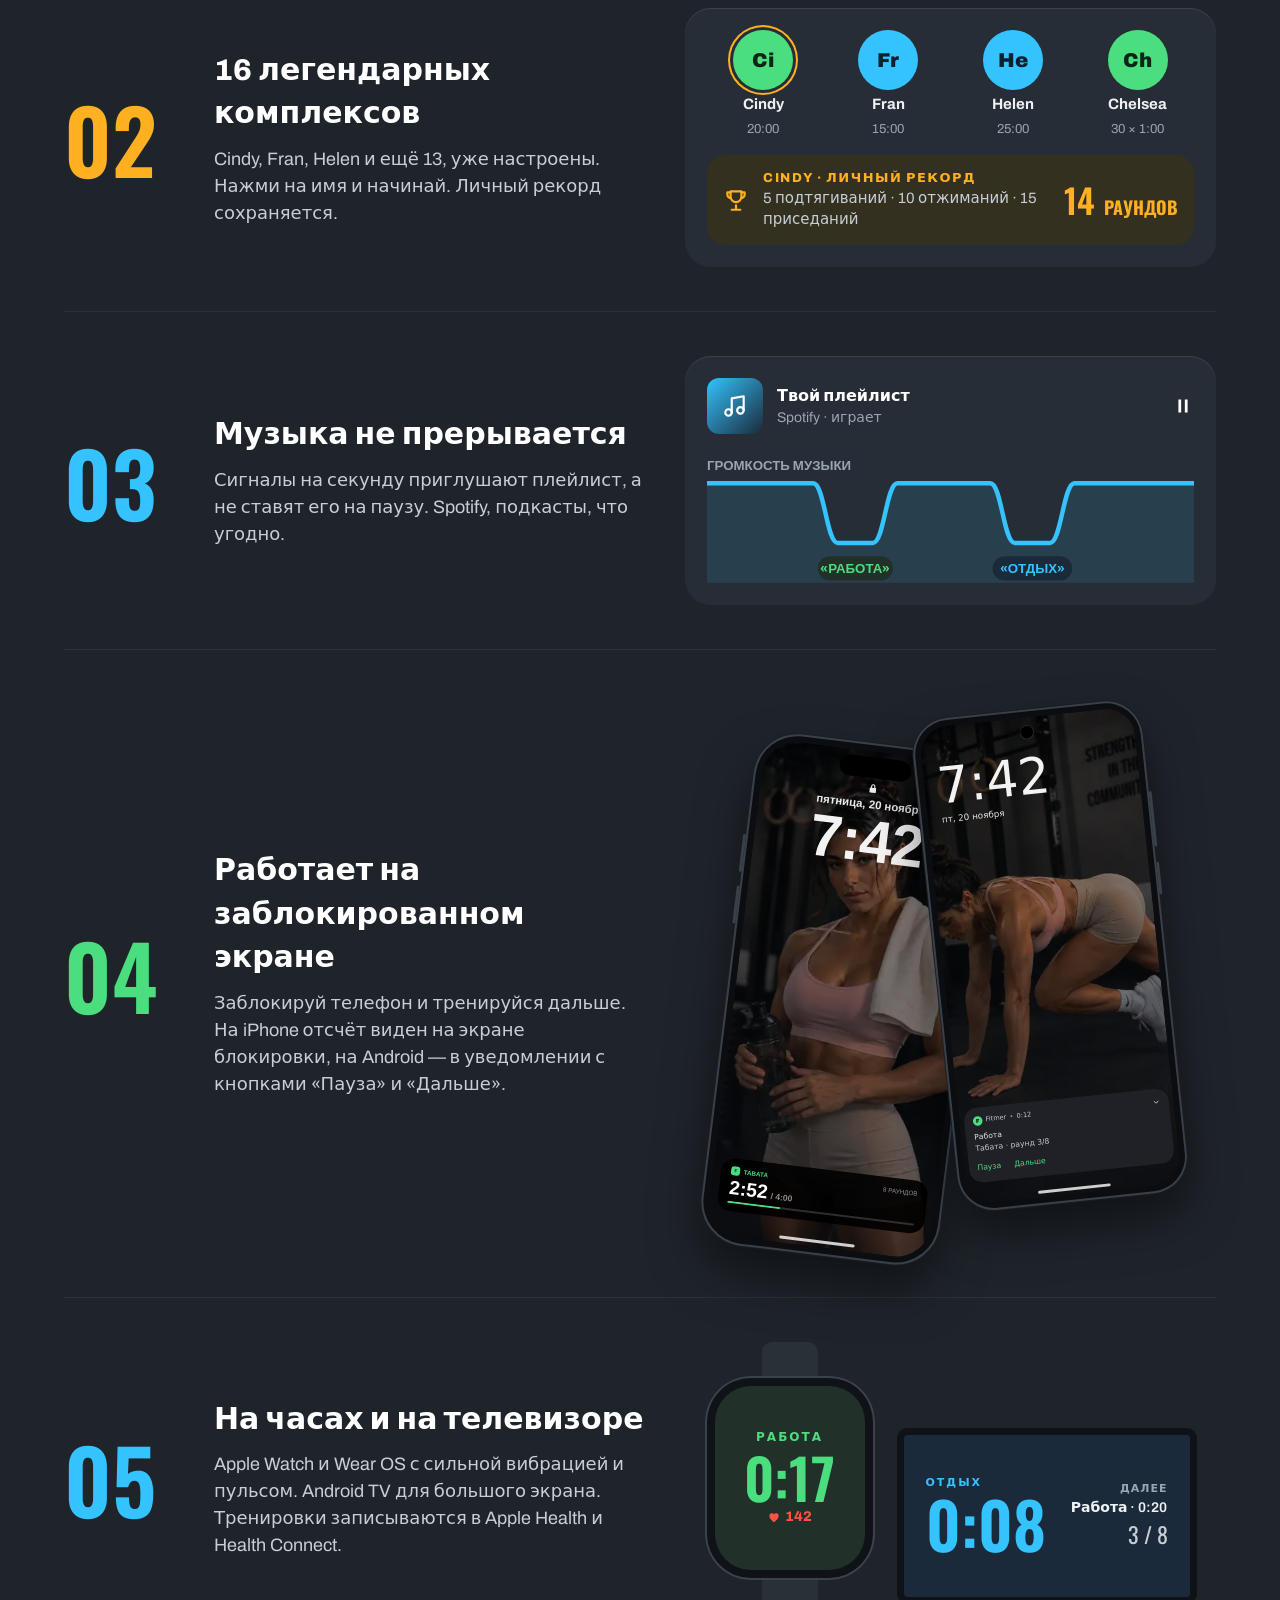
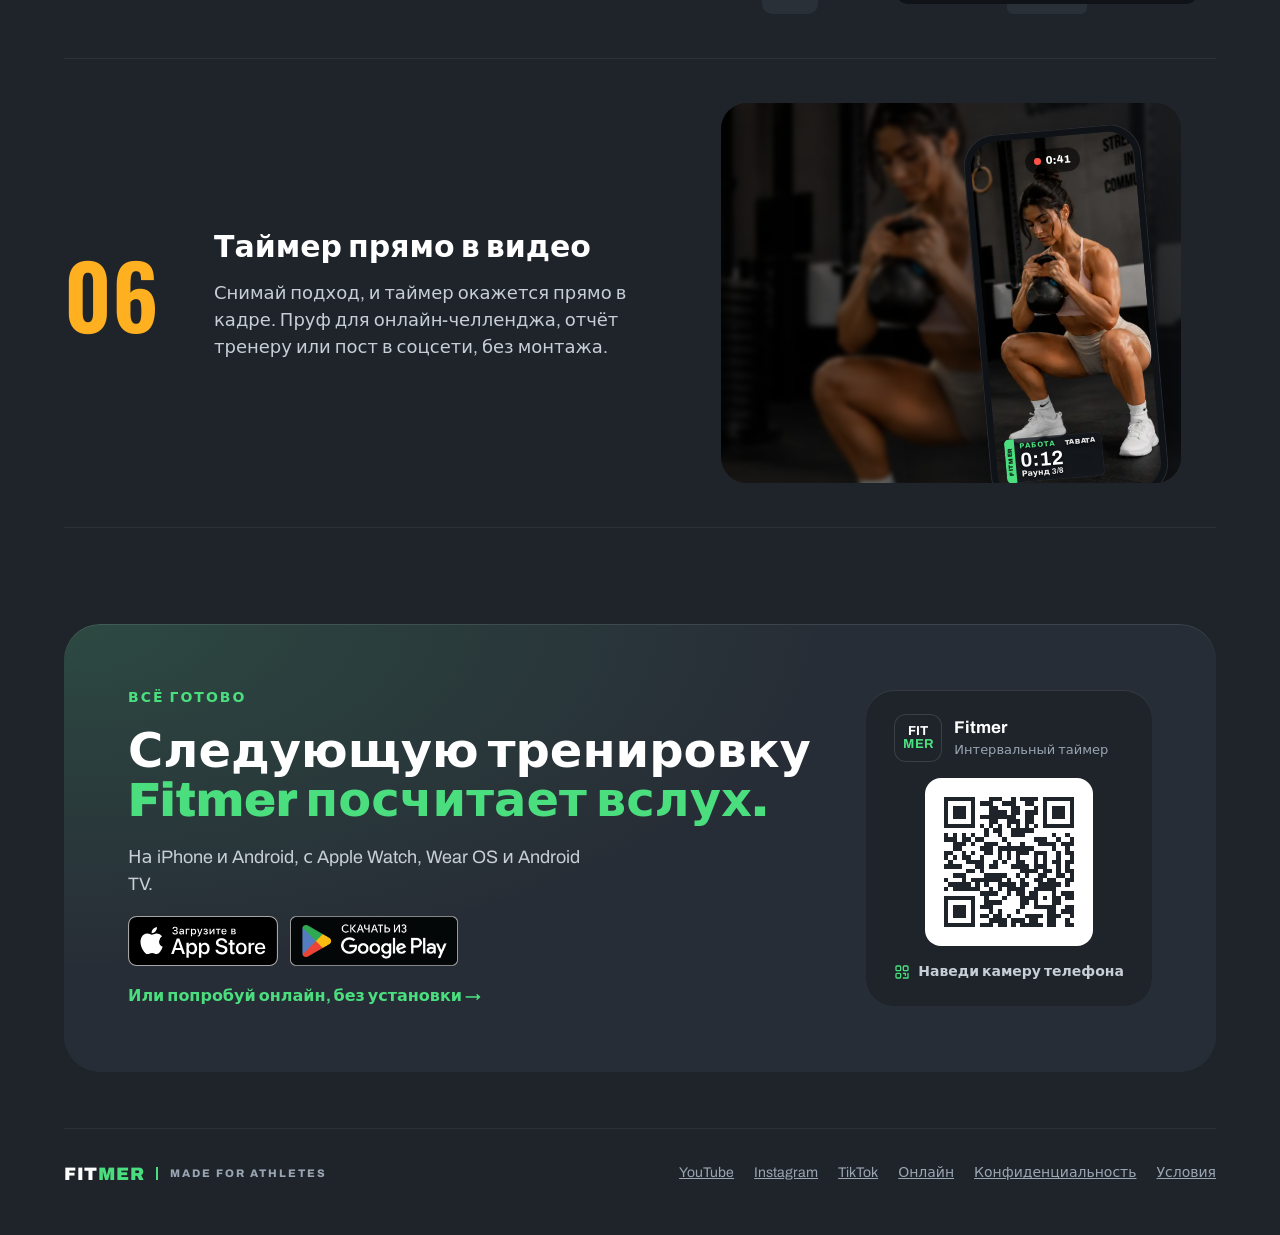
<file: ru/index.html>
<!doctype html>
<html lang="ru">
<head>
  <meta charset="utf-8">
  <!-- Шаблон лендинга. Собирается tools/web-site/build_landing.py в build/web/index.html
       и build/web/ru/index.html; строки — tools/web-site/strings.json. Спека —
       docs/superpowers/specs/2026-11-20-landing-design.md. -->
  <script>
    // Установленная раньше веб-версия (PWA) открывает корень: отправляем её в приложение.
    try { if (matchMedia('(display-mode: standalone)').matches) location.replace('/online/'); } catch (e) {}
  </script>
  <meta name="viewport" content="width=device-width, initial-scale=1, viewport-fit=cover">
  <title>Fitmer — табата-таймер, который считает вслух</title>
  <meta name="description" content="Интервальный таймер для табаты, EMOM, AMRAP, For Time и своих интервалов. Голос считает раунды, музыка не прерывается. iPhone, Android, Apple Watch, Wear OS.">
  <link rel="canonical" href="https://fitmer.web.app/ru/">
  <link rel="alternate" hreflang="en" href="https://fitmer.web.app/">
  <link rel="alternate" hreflang="ru" href="https://fitmer.web.app/ru/">
  <link rel="alternate" hreflang="x-default" href="https://fitmer.web.app/">
  <meta name="theme-color" content="#1F242B">
  <meta name="color-scheme" content="dark">
  <meta name="apple-itunes-app" content="app-id=1509055701">
  <meta property="og:type" content="website">
  <meta property="og:site_name" content="Fitmer">
  <meta property="og:url" content="https://fitmer.web.app/ru/">
  <meta property="og:title" content="Fitmer — табата-таймер, который считает вслух">
  <meta property="og:description" content="Интервальный таймер для табаты, EMOM, AMRAP, For Time и своих интервалов. Голос считает раунды, музыка не прерывается. iPhone, Android, Apple Watch, Wear OS.">
  <meta property="og:image" content="https://fitmer.web.app/og-image.png">
  <meta property="og:image:width" content="1200">
  <meta property="og:image:height" content="630">
  <meta property="og:locale" content="ru_RU">
  <meta name="twitter:card" content="summary_large_image">
  <meta name="twitter:image" content="https://fitmer.web.app/og-image.png">
  <link rel="icon" href="/favicon.png">
  <link rel="preload" href="/landing/fonts/Archivo.woff2" as="font" type="font/woff2" crossorigin>
  <link rel="preload" href="/landing/fonts/Oswald.woff2" as="font" type="font/woff2" crossorigin>
  <link rel="stylesheet" href="/landing/landing.css">
  <script type="application/ld+json">
  {
    "@context": "https://schema.org",
    "@type": "MobileApplication",
    "name": "Fitmer",
    "alternateName": "Fitmer: HIIT Interval Timer",
    "applicationCategory": "HealthApplication",
    "applicationSubCategory": "Interval Timer",
    "operatingSystem": "iOS, Android, watchOS, Wear OS, Android TV",
    "inLanguage": "ru",
    "url": "https://fitmer.web.app/ru/",
    "description": "Интервальный таймер для табаты, EMOM, AMRAP, For Time и своих интервалов. Голос считает раунды, музыка не прерывается. iPhone, Android, Apple Watch, Wear OS.",
    "image": "https://fitmer.web.app/og-image.png",
    "installUrl": ["https://apps.apple.com/app/id1509055701", "https://play.google.com/store/apps/details?id=com.vivchar.fitmer"],
    "sameAs": ["https://apps.apple.com/app/id1509055701", "https://play.google.com/store/apps/details?id=com.vivchar.fitmer", "https://www.youtube.com/@fitmerapp", "https://www.instagram.com/fitmerapp/"]
  }
  </script>
  <script>window.FITMER_T = {"p_work": "Работа", "p_rest": "Отдых", "p_prepare": "Приготовься", "r_best": "Новый рекорд · было 12", "r_counting": "Считаем раунды…", "mbar_android": "Установить из Google Play"};</script>
  <script src="/landing/landing.js" defer></script>
</head>
<body data-lang="ru" data-ch="site-ru">
<div class="wrap">

<header class="top">
  <a class="brand" href="/ru/" aria-label="Fitmer, made for athletes"><span class="mark">FIT<span>MER</span></span><span class="tagline">Made for athletes</span></a>
  <nav class="nav" aria-label="Меню">
    <a class="anchor" href="#features">Возможности</a>
    <a class="anchor" href="#workouts">Комплексы</a>
    <a class="anchor" href="#devices">Часы и TV</a>
    <a class="anchor" href="#video">Видео</a>
    <details class="lang" id="lang">
      <summary aria-label="Язык: Русский"><svg width="16" height="16" viewBox="0 0 24 24" fill="none" stroke="currentColor" stroke-width="2" stroke-linecap="round" aria-hidden="true"><circle cx="12" cy="12" r="9"/><path d="M3 12h18M12 3c2.5 2.6 3.8 5.6 3.8 9s-1.3 6.4-3.8 9c-2.5-2.6-3.8-5.6-3.8-9S9.5 5.6 12 3z"/></svg><span class="ll">Русский</span><svg class="chev" width="12" height="12" viewBox="0 0 24 24" fill="none" stroke="currentColor" stroke-width="2.6" stroke-linecap="round" stroke-linejoin="round" aria-hidden="true"><path d="M6 9l6 6 6-6"/></svg></summary>
      <ul>
        <li><a href="/" hreflang="en" lang="en">English</a></li>
        <li><a href="/ru/" hreflang="ru" lang="ru">Русский</a></li>
      </ul>
    </details>
    <a class="pill" href="/online/" data-gc="online-top"><svg width="14" height="14" viewBox="0 0 24 24" fill="#4BDE7F" aria-hidden="true"><path d="M7 4l13 8-13 8z"/></svg>Онлайн</a>
  </nav>
</header>
<a class="lang-hint" id="lang-hint" href="/" hreflang="en" lang="en">English version →</a>

<main>
<section class="hero">
  <div class="hero-bg" aria-hidden="true">
    <div class="strip">
      <img src="/landing/img/towel-shaker.webp" alt="" width="560" height="840" style="object-position: 50% 20%">
      <img src="/landing/img/barbell-back-squat.webp" alt="" width="560" height="840" style="object-position: 50% 25%">
      <img src="/landing/img/mountain-climber-02.webp" alt="" width="560" height="840" style="object-position: 30% 60%">
      <img src="/landing/img/kettlebell-squat.webp" alt="" width="560" height="840" style="object-position: 50% 30%">
      <img src="/landing/img/standing-phone.webp" alt="" width="560" height="840" style="object-position: 50% 20%">
    </div>
    <div class="tint"></div><div class="dots"></div><div class="shade"></div>
  </div>

  <div class="hero-copy">
    <span class="eyebrow">Интервальный таймер · iPhone и Android</span>
    <h1>Тренируйся.<br><span>Fitmer считает за тебя.</span></h1>
    <p class="lead">Табата, EMOM, AMRAP, For Time и свои интервалы. Таймер считает вслух, а ты смотришь на тренировку, а не на экран.</p>
    <div class="stores">
      <a class="badge" href="https://apps.apple.com/app/apple-store/id1509055701?pt=121440697&amp;mt=8&amp;ct=site-ru" data-gc="store-ios"><img src="/landing/badges/app-store-ru.svg" alt="Скачать Fitmer в App Store" width="150" height="50"></a>
      <a class="badge" href="https://play.google.com/store/apps/details?id=com.vivchar.fitmer&amp;referrer=utm_source%3Dsite-ru%26utm_medium%3Dweb%26utm_campaign%3Dlanding" data-gc="store-android"><img src="/landing/badges/google-play-ru.png" alt="Установить Fitmer из Google Play" width="168" height="50"></a>
    </div>
    <div class="qr-card">
      <img src="/landing/qr-site-ru.svg" width="96" height="96" alt="QR-код: откроет Fitmer в App Store или Google Play на телефоне">
      <div><b>Сидишь за компьютером?</b><span>Наведи камеру телефона, откроется нужный стор.</span></div>
    </div>
  </div>

  <div class="fan" id="fan" data-theme="classic-dark">
    <div class="glow" id="glow"></div>
    <!-- Переключатель тем: палитры Classic и Pink × тёмная и светлая (lib/ui/theme/fitmer_colors.dart). -->
    <div class="theme-sw" role="radiogroup" aria-label="Тема">
      <span>Тема</span>
      <button type="button" role="radio" aria-checked="true" data-theme="classic-dark" aria-label="Классическая · Тёмная" style="--a:#1F242B;--b:#4BDE7F"></button>
      <button type="button" role="radio" aria-checked="false" data-theme="classic-light" aria-label="Классическая · Светлая" style="--a:#F3F5F7;--b:#12A150"></button>
      <button type="button" role="radio" aria-checked="false" data-theme="pink-dark" aria-label="Розовая · Тёмная" style="--a:#241825;--b:#FF6FB5"></button>
      <button type="button" role="radio" aria-checked="false" data-theme="pink-light" aria-label="Розовая · Светлая" style="--a:#FBEFF5;--b:#C63D86"></button>
    </div>

    <div class="phone side left" aria-hidden="true"><div class="screen"><span class="isl"></span><div class="app">
      <div class="a-head"><span class="circ"><svg viewBox="0 0 24 24" fill="none" stroke="currentColor" stroke-width="2.4" stroke-linecap="round" stroke-linejoin="round"><path d="M15 6l-6 6 6 6"/></svg></span><span class="t">Tabata</span><span class="total" id="s-total">4:00</span></div>
      <div class="panel">
        <div class="step"><span class="btn" id="s-minus"><svg viewBox="0 0 24 24" fill="none" stroke="currentColor" stroke-width="2.4" stroke-linecap="round"><path d="M6 12h12"/></svg></span><span class="v"><b class="c-work" id="s-work">0:20</b><span>Работа</span></span><span class="btn" id="s-plus"><svg viewBox="0 0 24 24" fill="none" stroke="currentColor" stroke-width="2.4" stroke-linecap="round"><path d="M6 12h12M12 6v12"/></svg></span></div>
        <div class="step"><span class="btn"><svg viewBox="0 0 24 24" fill="none" stroke="currentColor" stroke-width="2.4" stroke-linecap="round"><path d="M6 12h12"/></svg></span><span class="v"><b class="c-rest">0:10</b><span>Отдых</span></span><span class="btn"><svg viewBox="0 0 24 24" fill="none" stroke="currentColor" stroke-width="2.4" stroke-linecap="round"><path d="M6 12h12M12 6v12"/></svg></span></div>
        <div class="step"><span class="btn"><svg viewBox="0 0 24 24" fill="none" stroke="currentColor" stroke-width="2.4" stroke-linecap="round"><path d="M6 12h12"/></svg></span><span class="v"><b>8</b><span>Раунды</span></span><span class="btn"><svg viewBox="0 0 24 24" fill="none" stroke="currentColor" stroke-width="2.4" stroke-linecap="round"><path d="M6 12h12M12 6v12"/></svg></span></div>
      </div>
      <div class="panel">
        <div class="row"><svg viewBox="0 0 24 24" fill="currentColor"><path d="M3 9v6h4l5 5V4L7 9H3zm13.5 3c0-1.77-1.02-3.29-2.5-4.03v8.05c1.48-.73 2.5-2.25 2.5-4.02zM14 3.23v2.06c2.89.86 5 3.54 5 6.71s-2.11 5.85-5 6.71v2.06c4.01-.91 7-4.49 7-8.77s-2.99-7.86-7-8.77z"/></svg><span class="l"><b>Звук</b><span>Голос, тики и сигналы</span></span><span class="on">Вкл</span></div>
        <div class="row"><svg viewBox="0 0 24 24" fill="none" stroke="currentColor" stroke-width="2" stroke-linecap="round"><rect x="7" y="3" width="10" height="18" rx="2"/></svg><span class="l"><b>Вибрация</b><span>На каждый раунд</span></span><span class="on">Вкл</span></div>
      </div>
      <span class="cta"><svg viewBox="0 0 24 24" fill="currentColor"><path d="M7 4l13 8-13 8z"/></svg>Начать</span>
    </div></div></div>

    <div class="phone side right" aria-hidden="true"><div class="screen"><span class="isl"></span><div class="app">
      <div class="a-head"><span class="circ"><svg viewBox="0 0 24 24" fill="none" stroke="currentColor" stroke-width="2.4" stroke-linecap="round"><path d="M6 6l12 12M18 6L6 18"/></svg></span><span class="res-meta">Cindy · AMRAP 20:00 · Сегодня</span></div>
      <div class="hero-stat"><div class="n"><b id="r-num">14</b><span>Раундов</span></div><small id="r-cap">Новый рекорд · было 12</small></div>
      <div class="panel pace"><div class="h">Темп по раундам<span>сред. 1:25</span></div><div class="bars" id="r-bars"></div></div>
      <!-- Как PaceBody (lib/features/results/view/body_pace.dart): три плитки под графиком. -->
      <div class="tiles"><div class="tile"><b class="c-work">1:18</b><span>лучший раунд</span></div><div class="tile"><b class="c-prep">1:34</b><span>худший раунд</span></div><div class="tile"><b>0:16</b><span>разброс</span></div></div>
      <!-- Как HealthStatusCard: тренировка записана в Здоровье, калории, «Отменить». -->
      <div class="panel health"><span class="hi"><svg viewBox="0 0 24 24" fill="#FF5247"><path d="M12 21s-8-5.2-8-11a4.5 4.5 0 018-2.8A4.5 4.5 0 0120 10c0 5.8-8 11-8 11z"/></svg></span><span class="l"><b>Записано в Apple Health</b><span>~186 ккал</span></span><span class="undo">Отменить</span></div>
      <div class="two"><span class="cta sec">Готово</span><span class="cta main"><svg viewBox="0 0 24 24" fill="none" stroke="currentColor" stroke-width="2.4" stroke-linecap="round" stroke-linejoin="round"><path d="M12 15V3M7 8l5-5 5 5M5 13v6h14v-6"/></svg>Поделиться</span></div>
    </div></div></div>

    <div class="phone center" aria-hidden="true"><div class="screen" id="run-screen"><span class="isl"></span><div class="app" id="run-app">
      <div class="run-top">
        <span class="circ ctl"><svg viewBox="0 0 24 24" fill="none" stroke="currentColor" stroke-width="2.4" stroke-linecap="round"><path d="M6 6l12 12M18 6L6 18"/></svg></span>
        <span class="circ ctl"><svg viewBox="0 0 24 24" fill="currentColor"><path d="M3 9v6h4l5 5V4L7 9H3zm13.5 3c0-1.77-1.02-3.29-2.5-4.03v8.05c1.48-.73 2.5-2.25 2.5-4.02zM14 3.23v2.06c2.89.86 5 3.54 5 6.71s-2.11 5.85-5 6.71v2.06c4.01-.91 7-4.49 7-8.77s-2.99-7.86-7-8.77z"/></svg></span>
        <span class="sp"></span>
        <span class="circ ctl"><svg viewBox="0 0 24 24" fill="currentColor"><path d="M17 10.5V7c0-.55-.45-1-1-1H4c-.55 0-1 .45-1 1v10c0 .55.45 1 1 1h12c.55 0 1-.45 1-1v-3.5l4 4v-11l-4 4z"/></svg></span>
      </div>
      <div class="fill"></div>
      <span class="r-label" id="r-label">Работа</span>
      <span class="r-time" id="r-time"><i>0</i><i class="c">:</i><i>1</i><i>2</i></span>
      <span class="r-meta">Tabata · <span id="r-left">2:52</span> осталось</span>
      <div class="pips" id="r-pips"></div>
      <div class="fill"></div>
      <span class="upnext"><svg viewBox="0 0 24 24" fill="none" stroke="currentColor" stroke-width="2.4" stroke-linecap="round" stroke-linejoin="round"><path d="M13 3L5 14h6l-1 7 8-11h-6z"/></svg><small>ДАЛЕЕ</small><b id="r-next">Отдых · 0:10</b></span>
      <div class="transport">
        <span class="side-btn"><svg viewBox="0 0 24 24" fill="none" stroke="currentColor" stroke-width="2.4" stroke-linecap="round" stroke-linejoin="round"><path d="M20 12a8 8 0 11-2.3-5.7M20 4v5h-5"/></svg></span>
        <span class="ring"><svg class="r" width="112" height="112" viewBox="0 0 112 112"><circle cx="56" cy="56" r="52" fill="none" stroke="var(--track)" stroke-width="4"/><circle id="r-ring" cx="56" cy="56" r="52" fill="none" stroke="var(--ph)" stroke-width="4" stroke-linecap="round" stroke-dasharray="326.7" stroke-dashoffset="200"/></svg><span class="pause"><svg viewBox="0 0 24 24" fill="currentColor"><path d="M7 5h3.5v14H7zM13.5 5H17v14h-3.5z"/></svg></span></span>
        <span class="side-btn"><svg viewBox="0 0 24 24" fill="currentColor"><path d="M5 5l10 7-10 7zM17 5h3v14h-3z"/></svg></span>
      </div>
    </div></div></div>
  </div>
</section>

<ul class="platforms">
  <li>iPhone и Android</li><li aria-hidden="true">·</li><li>Apple Watch и Wear OS</li><li aria-hidden="true">·</li><li>Android TV</li><li aria-hidden="true">·</li><li>Apple Здоровье и Health Connect</li><li aria-hidden="true">·</li><li>18 языков</li>
</ul>

<section class="features" id="features">
  <h2>Шесть причин попробовать</h2>

  <article class="feat">
    <span class="no c-work" aria-hidden="true">01</span>
    <div class="txt"><h3>Считает вслух</h3><p>Голос говорит, когда работать, когда отдыхать, и отсчитывает последние секунды. Выбери голос или свой звук на каждое событие.</p></div>
    <div class="demo"><div class="card">
      <div class="voice">
        <button class="play" type="button" id="voice-play" aria-label="Послушать голос"><svg viewBox="0 0 24 24" fill="#0E2417" aria-hidden="true"><path d="M7 4l13 8-13 8z"/></svg></button>
        <div class="wave" aria-hidden="true"><i class="g" style="height:10px"></i><i class="g" style="height:22px"></i><i class="g" style="height:34px"></i><i class="g" style="height:18px"></i><i class="g" style="height:8px"></i><i style="height:4px"></i><i style="height:4px"></i><i class="g" style="height:26px"></i><i class="g" style="height:40px"></i><i class="g" style="height:20px"></i><i style="height:4px"></i><i style="height:4px"></i><i class="m" style="height:16px"></i><i class="m" style="height:30px"></i><i class="m" style="height:12px"></i><i style="height:4px"></i><i style="height:4px"></i><i class="m" style="height:24px"></i><i class="m" style="height:36px"></i><i class="m" style="height:28px"></i><i class="m" style="height:10px"></i></div>
        <span class="dur">0:04</span>
      </div>
      <div class="chips"><span>«Три»</span><span>«Два»</span><span>«Один»</span><span class="r">«Отдых»</span></div>
      <div class="kv"><div><span>Начало работы</span><b>Голос · «Работа»</b></div><div><span>Последние 3 секунды</span><b>Отсчёт голосом</b></div><div><span>Конец тренировки</span><b>Гонг</b></div></div>
    </div></div>
  </article>

  <article class="feat" id="workouts">
    <span class="no c-prep" aria-hidden="true">02</span>
    <div class="txt"><h3>16 легендарных комплексов</h3><p>Cindy, Fran, Helen и ещё 13, уже настроены. Нажми на имя и начинай. Личный рекорд сохраняется.</p></div>
    <div class="demo"><div class="card">
      <ul class="avatars">
        <li><span class="ini wk" aria-hidden="true">Ci</span><b>Cindy</b><span>20:00</span></li>
        <li><span class="ini bb" aria-hidden="true">Fr</span><b>Fran</b><span>15:00</span></li>
        <li><span class="ini bb" aria-hidden="true">He</span><b>Helen</b><span>25:00</span></li>
        <li><span class="ini" aria-hidden="true">Ch</span><b>Chelsea</b><span>30 × 1:00</span></li>
      </ul>
      <div class="pb"><svg viewBox="0 0 24 24" fill="none" stroke="#FFB020" stroke-width="2" stroke-linecap="round" stroke-linejoin="round" aria-hidden="true"><path d="M8 21h8M12 17v4M7 4h10v5a5 5 0 01-10 0z"/><path d="M17 5h3v2a3 3 0 01-3 3M7 5H4v2a3 3 0 003 3"/></svg><div><small>Cindy · личный рекорд</small><span>5 подтягиваний · 10 отжиманий · 15 приседаний</span></div><b>14 <small>РАУНДОВ</small></b></div>
    </div></div>
  </article>

  <article class="feat">
    <span class="no c-rest" aria-hidden="true">03</span>
    <div class="txt"><h3>Музыка не прерывается</h3><p>Сигналы на секунду приглушают плейлист, а не ставят его на паузу. Spotify, подкасты, что угодно.</p></div>
    <div class="demo"><div class="card">
      <div class="player"><span class="cover"><svg viewBox="0 0 24 24" fill="none" stroke="#FFFFFF" stroke-width="2" stroke-linecap="round" stroke-linejoin="round" aria-hidden="true"><path d="M9 18V5l11-2v13"/><circle cx="6" cy="18" r="3"/><circle cx="17" cy="16" r="3"/></svg></span><div><b>Твой плейлист</b><span>Spotify · играет</span></div><svg width="22" height="22" viewBox="0 0 24 24" fill="#FFFFFF" aria-hidden="true"><path d="M7 5h3v14H7zM14 5h3v14h-3z"/></svg></div>
      <svg class="vol" viewBox="0 0 440 120" role="img" aria-label="Громкость музыки ненадолго проседает на каждом сигнале и возвращается">
        <path d="M0 30 H96 C106 30 108 84 118 84 H150 C160 84 162 30 172 30 H256 C266 30 268 84 278 84 H310 C320 84 322 30 332 30 H440 V120 H0 Z" fill="rgba(52,195,255,0.12)"/>
        <path d="M0 30 H96 C106 30 108 84 118 84 H150 C160 84 162 30 172 30 H256 C266 30 268 84 278 84 H310 C320 84 322 30 332 30 H440" fill="none" stroke="#34C3FF" stroke-width="4" stroke-linecap="round"/>
        <rect x="100" y="96" width="68" height="22" rx="11" fill="#22302A"/><text x="134" y="111" text-anchor="middle" font-family="Archivo, sans-serif" font-size="12" font-weight="800" fill="#4BDE7F">«РАБОТА»</text>
        <rect x="258" y="96" width="72" height="22" rx="11" fill="#1A2A3A"/><text x="294" y="111" text-anchor="middle" font-family="Archivo, sans-serif" font-size="12" font-weight="800" fill="#34C3FF">«ОТДЫХ»</text>
        <text x="0" y="18" font-family="Archivo, sans-serif" font-size="12" font-weight="700" fill="#9AA5B3">ГРОМКОСТЬ МУЗЫКИ</text>
      </svg>
    </div></div>
  </article>

  <article class="feat">
    <span class="no c-work" aria-hidden="true">04</span>
    <div class="txt"><h3>Работает на заблокированном экране</h3><p>Заблокируй телефон и тренируйся дальше. На iPhone отсчёт виден на экране блокировки, на Android — в уведомлении с кнопками «Пауза» и «Дальше».</p></div>
    <div class="demo"><div class="locks" role="img" aria-label="Экран блокировки iPhone с живым отсчётом Fitmer и экран блокировки Android с уведомлением Fitmer">
      <div class="device ios"><div class="lock" style="background-image: linear-gradient(180deg, rgba(10,14,20,.25), rgba(10,14,20,.55)), url(/landing/img/wall-ios.webp)">
        <span class="island"></span>
        <span class="lk"><svg width="11" height="13" viewBox="0 0 24 28" fill="currentColor"><path d="M6 12V8a6 6 0 0112 0v4h1a2 2 0 012 2v10a2 2 0 01-2 2H5a2 2 0 01-2-2V14a2 2 0 012-2zm3 0h6V8a3 3 0 00-6 0z"/></svg></span>
        <span class="d">пятница, 20 ноября</span><span class="clock">7:42</span>
        <!-- Как ios/FitmerLiveActivity/FitmerLiveActivity.swift (Lock Screen): бейдж F + режим цветом фазы,
             справа раунды; крупный общий остаток «2:52 / 4:00»; полоса общего прогресса. -->
        <div class="la"><div class="la-h"><span class="bf">F</span><b>TABATA</b><span>8 РАУНДОВ</span></div><div class="la-t"><b>2:52</b><span>/ 4:00</span></div><div class="bar"><i></i></div></div>
        <span class="home"></span>
      </div></div>
      <div class="device droid"><div class="lock" style="background-image: linear-gradient(180deg, rgba(10,14,20,.2), rgba(10,14,20,.6)), url(/landing/img/wall-android.webp)">
        <span class="punch"></span>
        <span class="clock">7:42</span><span class="d">пт, 20 ноября</span>
        <!-- Как WorkoutService.kt: заголовок — фаза, хронометр отсчитывает в шапке, текст — режим и раунд,
             действия Pause и Next. -->
        <div class="notif">
          <div class="nh"><span class="ic">F</span>Fitmer<i>•</i><b>0:12</b><svg viewBox="0 0 24 24" fill="none" stroke="currentColor" stroke-width="2.6" stroke-linecap="round" stroke-linejoin="round"><path d="M6 9l6 6 6-6"/></svg></div>
          <b class="nt">Работа</b><span class="nx">Табата · раунд 3/8</span>
          <div class="na"><span>Пауза</span><span>Дальше</span></div>
        </div>
        <span class="home"></span>
      </div></div>
    </div></div>
  </article>

  <article class="feat" id="devices">
    <span class="no c-rest" aria-hidden="true">05</span>
    <div class="txt"><h3>На часах и на телевизоре</h3><p>Apple Watch и Wear OS с сильной вибрацией и пульсом. Android TV для большого экрана. Тренировки записываются в Apple Health и Health Connect.</p></div>
    <div class="demo"><div class="devices" role="img" aria-label="Fitmer на смарт-часах и на телевизоре">
      <div class="watch"><div class="band"></div><div class="body"><div class="face"><small>РАБОТА</small><b>0:17</b><span><svg width="14" height="14" viewBox="0 0 24 24" fill="#FF5247" aria-hidden="true"><path d="M12 21s-8-5.2-8-11a4.5 4.5 0 018-2.8A4.5 4.5 0 0120 10c0 5.8-8 11-8 11z"/></svg>142</span></div></div><div class="band b"></div></div>
      <div class="tv"><div class="scr"><div class="in"><div><small>ОТДЫХ</small><b>0:08</b></div><div class="nx"><small>ДАЛЕЕ</small><b>Работа · 0:20</b><span>3 / 8</span></div></div></div><div class="stand"></div></div>
    </div></div>
  </article>

  <article class="feat" id="video">
    <span class="no c-prep" aria-hidden="true">06</span>
    <div class="txt"><h3>Таймер прямо в видео</h3><p>Снимай подход, и таймер окажется прямо в кадре. Пруф для онлайн-челленджа, отчёт тренеру или пост в соцсети, без монтажа.</p></div>
    <div class="demo"><div class="film">
      <img src="/landing/img/kettlebell-squat-color.webp" alt="" width="720" height="1080" loading="lazy">
      <div class="vign"></div>
      <div class="ph"><div class="ph-in">
        <img src="/landing/img/kettlebell-squat-color.webp" alt="Атлетка приседает с гирей, снято с таймером Fitmer в кадре" width="720" height="1080" loading="lazy">
        <span class="rec"><i></i>0:41</span>
        <div class="plate"><div class="stripe"><span>FITMER</span></div><div class="body"><div class="s"><span class="c-work">РАБОТА</span><span>TABATA</span></div><span class="t">0:12</span><span class="m">Раунд 3/8</span></div></div>
      </div></div>
    </div></div>
  </article>
</section>

<section class="final">
  <div class="copy">
    <span class="eyebrow">Всё готово</span>
    <h2>Следующую тренировку<br><span>Fitmer посчитает вслух.</span></h2>
    <p>На iPhone и Android, с Apple Watch, Wear OS и Android TV.</p>
    <div class="stores">
      <a class="badge" href="https://apps.apple.com/app/apple-store/id1509055701?pt=121440697&amp;mt=8&amp;ct=site-ru" data-gc="store-ios-final"><img src="/landing/badges/app-store-ru.svg" alt="Скачать Fitmer в App Store" width="150" height="50"></a>
      <a class="badge" href="https://play.google.com/store/apps/details?id=com.vivchar.fitmer&amp;referrer=utm_source%3Dsite-ru%26utm_medium%3Dweb%26utm_campaign%3Dlanding" data-gc="store-android-final"><img src="/landing/badges/google-play-ru.png" alt="Установить Fitmer из Google Play" width="168" height="50"></a>
    </div>
    <a class="more" href="/online/" data-gc="online-final">Или попробуй онлайн, без установки →</a>
  </div>
  <div class="scan">
    <div class="app-id"><span class="icon" aria-hidden="true"><b>FIT</b><b>MER</b></span><div><b>Fitmer</b><span>Интервальный таймер</span></div></div>
    <img class="qr" src="/landing/qr-site-ru.svg" width="168" height="168" alt="QR-код: откроет Fitmer в App Store или Google Play на телефоне" loading="lazy">
    <span class="hint"><svg width="16" height="16" viewBox="0 0 24 24" fill="none" stroke="currentColor" stroke-width="2" stroke-linecap="round" stroke-linejoin="round" aria-hidden="true"><rect x="3" y="3" width="7" height="7" rx="1.5"/><rect x="14" y="3" width="7" height="7" rx="1.5"/><rect x="3" y="14" width="7" height="7" rx="1.5"/><path d="M14 14h3v3M21 14v7h-7"/></svg>Наведи камеру телефона</span>
  </div>
</section>
</main>

<footer>
  <a class="brand" href="/ru/" aria-label="Fitmer, made for athletes"><span class="mark">FIT<span>MER</span></span><span class="tagline">Made for athletes</span></a>
  <nav aria-label="Ссылки">
    <a href="https://www.youtube.com/@fitmerapp" rel="noopener">YouTube</a>
    <a href="https://www.instagram.com/fitmerapp/" rel="noopener">Instagram</a>
    <a href="https://www.tiktok.com/@fitmerapp" rel="noopener">TikTok</a>
    <a href="/online/">Онлайн</a>
    <a href="/privacy.html">Конфиденциальность</a>
    <a href="/terms.html">Условия</a>
  </nav>
</footer>
</div>
<!-- Телефон: липкая кнопка стора под платформу, появляется, когда кнопки hero ушли с экрана. -->
<a class="mbar" id="mbar" href="https://apps.apple.com/app/apple-store/id1509055701?pt=121440697&amp;mt=8&amp;ct=site-ru" data-ios="https://apps.apple.com/app/apple-store/id1509055701?pt=121440697&amp;mt=8&amp;ct=site-ru" data-android="https://play.google.com/store/apps/details?id=com.vivchar.fitmer&amp;referrer=utm_source%3Dsite-ru%26utm_medium%3Dweb%26utm_campaign%3Dlanding" data-gc="store-sticky" hidden><svg viewBox="0 0 24 24" fill="currentColor" aria-hidden="true"><path d="M12 3v12m0 0l-5-5m5 5l5-5M5 20h14" stroke="currentColor" stroke-width="2.6" fill="none" stroke-linecap="round" stroke-linejoin="round"/></svg><span id="mbar-t">Скачать в App Store</span></a>
</body>
</html>
</file>
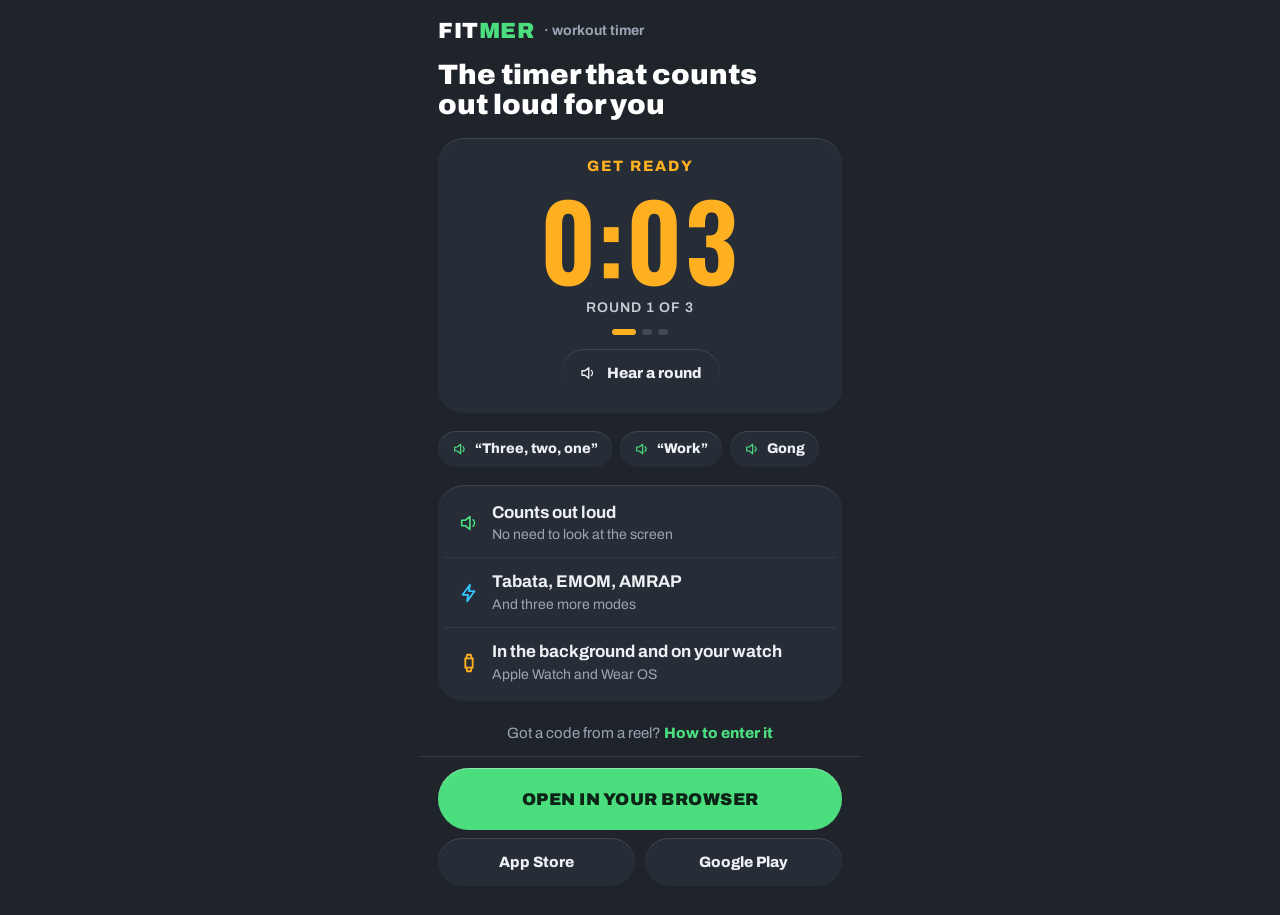
<file: start/index.html>
<!doctype html>
<html lang="ru">
<head>
  <meta charset="utf-8">
  <meta name="viewport" content="width=device-width, initial-scale=1, viewport-fit=cover">
  <meta name="robots" content="noindex">
  <meta name="color-scheme" content="dark">
  <meta name="theme-color" content="#1F242B">
  <title>Fitmer — фитнес-таймер</title>
  <!-- Витрина для ссылки из шапки Instagram (docs/publishing/install-attribution.md).
       В отличие от /go не перебрасывает в стор сам: показывает живой экран рана,
       голос из приложения и одну кнопку в стор под платформу. Атрибуция та же, что у /go. -->
  <meta property="og:type" content="website">
  <meta property="og:site_name" content="Fitmer">
  <meta property="og:title" content="Fitmer — Interval Timer for HIIT, Tabata, EMOM &amp; Rounds">
  <meta property="og:description" content="An interval timer that counts out loud: Tabata, EMOM, AMRAP, For Time and custom intervals.">
  <meta property="og:image" content="https://fitmer.web.app/og-image.png">
  <meta property="og:image:width" content="1200">
  <meta property="og:image:height" content="630">
  <meta name="twitter:card" content="summary_large_image">
  <meta name="twitter:image" content="https://fitmer.web.app/og-image.png">
  <link rel="icon" href="/favicon.png">
  <style>
    /* Токены дизайн-системы Fitmer, тема Classic · Dark (lib/ui, артефакт DS). */
    @font-face { font-family: Archivo; src: url(/fonts/Archivo-Variable.ttf) format("truetype"); font-weight: 100 900; font-display: swap; }
    @font-face { font-family: Oswald; src: url(/fonts/Oswald-Variable.ttf) format("truetype"); font-weight: 200 700; font-display: swap; }
    :root {
      --ground: #1F242B; --ground-run: #22302A; --surface: #272D36; --surface-inset: #1F242B;
      --track: #404A57; --hairline: rgba(255,255,255,0.06);
      --ink: #EEF1F4; --ink-strong: #FFFFFF; --ink-soft: #C7CED6; --ink-muted: #9AA5B3;
      --brand: #4BDE7F; --on-brand: #0E2417; --rest: #34C3FF; --prepare: #FFB020; --danger: #FF5247;
      --rim-panel: inset 0 1px 0 rgba(255,255,255,0.10); --rim-control: inset 0 1px 0 rgba(255,255,255,0.12);
      --rim-accent: inset 0 1px 0 rgba(255,255,255,0.35); --ring-brand: inset 0 0 0 2px #4BDE7F;
      --ui: Archivo, system-ui, -apple-system, "Segoe UI", Roboto, sans-serif;
      --num: Oswald, "Arial Narrow", sans-serif;
    }
    * { box-sizing: border-box; }
    html, body { margin: 0; background: var(--ground); color: var(--ink); font: 400 16px/1.45 var(--ui); }
    main { min-height: 100vh; min-height: 100dvh; max-width: 440px; margin: 0 auto;
      padding: calc(20px + env(safe-area-inset-top)) max(18px, env(safe-area-inset-right)) 0 max(18px, env(safe-area-inset-left));
      display: flex; flex-direction: column; gap: 18px; }
    .hi { display: flex; align-items: center; gap: 10px; font-size: 14px; font-weight: 700; color: var(--ink-muted); }
    .mark { font-weight: 900; font-size: 22px; letter-spacing: .5px; color: var(--ink-strong); line-height: 1; }
    .mark span { color: var(--brand); }
    h1 { margin: 0; font-size: 28px; line-height: 1.08; font-weight: 900; color: var(--ink-strong); text-wrap: balance; }

    .stage { border-radius: 26px; background: var(--surface); box-shadow: var(--rim-panel);
      padding: 18px 12px 16px; display: flex; flex-direction: column; align-items: center; gap: 8px; transition: background .3s; }
    .stage.work { background: var(--ground-run); }
    .stage .label { font-size: 15px; font-weight: 800; letter-spacing: 2px; text-transform: uppercase; color: var(--ph); }
    .stage .time { font-family: var(--num); font-weight: 600; font-size: 104px; line-height: 1; color: var(--ph); display: inline-flex; }
    /* Каждая цифра — в ячейке фиксированной ширины: таймер не дёргается по горизонтали. */
    .time .dg { display: inline-block; width: .56em; text-align: center; }
    .time .colon { display: inline-block; width: .26em; text-align: center; }
    .stage .meta { font-size: 14px; font-weight: 600; letter-spacing: 1px; color: var(--ink-soft); text-transform: uppercase; font-variant-numeric: tabular-nums; }
    .pips { display: flex; gap: 6px; margin: 2px 0 6px; }
    .pips i { width: 10px; height: 6px; border-radius: 3px; background: var(--track); }
    .pips i.done { background: var(--ph); opacity: .5; }
    .pips i.cur { width: 24px; background: var(--ph); }

    .btn { display: flex; align-items: center; justify-content: center; gap: 10px; height: 58px; padding: 0 22px;
      border: 0; border-radius: 999px; font: 800 16px var(--ui); text-decoration: none; cursor: pointer; white-space: nowrap; }
    .btn--primary { height: 62px; font-size: 17px; font-weight: 900; letter-spacing: .5px; text-transform: uppercase;
      background: var(--brand); color: var(--on-brand); box-shadow: var(--rim-accent); width: 100%; }
    .btn--secondary { background: var(--surface); color: var(--ink); box-shadow: var(--rim-control); }
    .btn--sm { height: 48px; font-size: 15px; padding: 0 18px; }
    .btn--text { background: transparent; color: var(--ink-muted); height: 40px; font-size: 15px; width: 100%; }
    .btn:focus-visible, .chip:focus-visible, a:focus-visible { outline: 3px solid var(--ink); outline-offset: 2px; }

    .chips { display: flex; flex-wrap: wrap; gap: 8px; }
    .chip { border: 0; font: 800 14px var(--ui); padding: 10px 14px; border-radius: 999px; background: var(--surface);
      box-shadow: var(--rim-control); color: var(--ink); cursor: pointer; display: inline-flex; gap: 7px; align-items: center; }
    .chip svg { color: var(--brand); }
    .chip.on { box-shadow: var(--ring-brand); }

    .panel { border-radius: 26px; background: var(--surface); box-shadow: var(--rim-panel); padding: 4px 6px; }
    .row { display: flex; align-items: center; gap: 12px; padding: 12px 14px; }
    .row + .row { border-top: 1px solid var(--hairline); }
    .row b { display: block; font-size: 17px; font-weight: 700; }
    .row span { display: block; font-size: 14px; color: var(--ink-muted); }
    .row svg { flex: none; }

    .codelink { font-size: 15px; color: var(--ink-muted); text-align: center; text-decoration: none; padding: 4px 0 8px; }
    .codelink b { color: var(--brand); font-weight: 800; }

    .dock { position: sticky; bottom: 0; margin: auto calc(-1 * max(18px, env(safe-area-inset-left))) 0;
      padding: 12px max(18px, env(safe-area-inset-right)) calc(14px + env(safe-area-inset-bottom)) max(18px, env(safe-area-inset-left));
      display: flex; flex-direction: column; gap: 8px; background: var(--ground); box-shadow: var(--rim-panel); }
    .stores { display: flex; gap: 10px; }
    .stores .btn { flex: 1; }
    [hidden] { display: none !important; }
    @media (prefers-reduced-motion: reduce) { * { transition: none !important; } }
  </style>
</head>
<body>
  <main>
    <div class="hi"><span class="mark">FIT<span>MER</span></span><span data-t="kind"></span></div>
    <h1 data-t="title"></h1>

    <section class="stage" id="stage" aria-label="Fitmer">
      <span class="label" id="label"></span>
      <span class="time" id="time" aria-hidden="true"></span>
      <span class="meta" id="meta"></span>
      <span class="pips" id="pips"></span>
      <button class="btn btn--secondary btn--sm" id="listen" type="button">
        <svg width="18" height="18" viewBox="0 0 24 24" fill="none" stroke="currentColor" stroke-width="1.8" stroke-linecap="round" stroke-linejoin="round" aria-hidden="true"><path d="M4 9v6h4l5 4V5L8 9z"/><path d="M16.5 8.5a5 5 0 010 7"/></svg>
        <span data-t="listen"></span>
      </button>
    </section>

    <div class="chips" id="chips"></div>

    <section class="panel">
      <div class="row"><svg width="22" height="22" viewBox="0 0 24 24" fill="none" stroke="#4BDE7F" stroke-width="1.8" stroke-linecap="round" stroke-linejoin="round" aria-hidden="true"><path d="M4 9v6h4l5 4V5L8 9z"/><path d="M16.5 8.5a5 5 0 010 7"/></svg><div><b data-t="f1"></b><span data-t="f1s"></span></div></div>
      <div class="row"><svg width="22" height="22" viewBox="0 0 24 24" fill="none" stroke="#34C3FF" stroke-width="2" stroke-linecap="round" stroke-linejoin="round" aria-hidden="true"><path d="M13 3L5 14h6l-1 7 8-11h-6z"/></svg><div><b data-t="f2"></b><span data-t="f2s"></span></div></div>
      <div class="row"><svg width="22" height="22" viewBox="0 0 24 24" fill="none" stroke="#FFB020" stroke-width="2" stroke-linecap="round" stroke-linejoin="round" aria-hidden="true"><path d="M8 7h8v10H8z"/><path d="M9 7l1-4h4l1 4M9 17l1 4h4l1-4"/></svg><div><b data-t="f3"></b><span data-t="f3s"></span></div></div>
    </section>

    <a class="codelink" id="codelink" href="/code/"><span data-t="code"></span> <b data-t="codeGo"></b></a>

    <div class="dock">
      <a class="btn btn--primary" id="main" href="https://fitmer.web.app/online/"></a>
      <div class="stores" id="stores" hidden>
        <a class="btn btn--secondary btn--sm" id="ios" href="#">App Store</a>
        <a class="btn btn--secondary btn--sm" id="android" href="#">Google Play</a>
      </div>
      <a class="btn btn--text" id="web" href="https://fitmer.web.app/online/" data-t="tryWeb"></a>
    </div>
  </main>

  <script>
  (function () {
    // Те же адреса и метки, что у /go (web/go/index.html): менять в обоих местах сразу.
    var APPLE = 'https://apps.apple.com/app/apple-store/id1509055701?pt=121440697&mt=8&ct=';
    var PLAY  = 'https://play.google.com/store/apps/details?id=com.vivchar.fitmer&referrer=';
    var WEB   = 'https://fitmer.web.app/online/';
    var GC    = 'https://fitmer.goatcounter.com/count';

    var p = new URLSearchParams(location.search);
    var ch = (p.get('ch') || 'instagram').toLowerCase();
    if (!/^[a-z0-9_-]{1,40}$/.test(ch)) ch = 'other';
    var camp = (p.get('c') || 'bio').toLowerCase();
    if (!/^[a-z0-9_-]{1,40}$/.test(camp)) camp = 'bio';

    var ua = navigator.userAgent || '';
    var isAndroid = /android/i.test(ua);
    // Android проверяем первым: эмуляторы и часть устройств отдают platform MacIntel с тачем.
    var isIOS = !isAndroid && (/iphone|ipad|ipod/i.test(ua) || (navigator.platform === 'MacIntel' && navigator.maxTouchPoints > 1));
    var platform = isIOS ? 'ios' : isAndroid ? 'android' : 'web';

    var ru = /^(ru|uk|be|kk)\b/i.test(navigator.language || '');
    var lang = ru ? 'ru' : 'en';
    var T = {
      ru: { kind: '· фитнес-таймер', title: 'Таймер, который считает за тебя вслух', listen: 'Послушать раунд', listening: 'Слушаем…',
        prepare: 'Приготовься', work: 'Работа', rest: 'Отдых', round: 'Раунд {n} из 3',
        c3: '«Три, два, один»', cWork: '«Работа»', cGong: 'Гонг',
        f1: 'Считает вслух', f1s: 'Не нужно смотреть на экран', f2: 'Табата, EMOM, AMRAP', f2s: 'И ещё три режима',
        f3: 'В фоне и на часах', f3s: 'Apple Watch и Wear OS', code: 'Пришёл за кодом из рилса?', codeGo: 'Как ввести',
        ios: 'Скачать в App Store', android: 'Установить из Google Play', web: 'Открыть в браузере', tryWeb: 'Сначала попробовать в браузере' },
      en: { kind: '· workout timer', title: 'The timer that counts out loud for you', listen: 'Hear a round', listening: 'Listening…',
        prepare: 'Get ready', work: 'Work', rest: 'Rest', round: 'Round {n} of 3',
        c3: '“Three, two, one”', cWork: '“Work”', cGong: 'Gong',
        f1: 'Counts out loud', f1s: 'No need to look at the screen', f2: 'Tabata, EMOM, AMRAP', f2s: 'And three more modes',
        f3: 'In the background and on your watch', f3s: 'Apple Watch and Wear OS', code: 'Got a code from a reel?', codeGo: 'How to enter it',
        ios: 'Download on the App Store', android: 'Get it on Google Play', web: 'Open in your browser', tryWeb: 'Try it in your browser first' }
    }[lang];
    document.documentElement.lang = lang;
    document.querySelectorAll('[data-t]').forEach(function (el) { el.textContent = T[el.getAttribute('data-t')]; });

    // ---- ссылки ----
    var iosUrl = APPLE + encodeURIComponent(ch);
    var playUrl = PLAY + encodeURIComponent('utm_source=' + ch + '&utm_medium=social&utm_campaign=' + camp);
    var webUrl = WEB + '?utm_source=' + encodeURIComponent(ch) + '&utm_medium=social';
    var main = document.getElementById('main');
    document.getElementById('ios').href = iosUrl;
    document.getElementById('android').href = playUrl;
    document.getElementById('web').href = webUrl;
    document.getElementById('codelink').href = '/code/?ch=' + encodeURIComponent(ch);
    if (platform === 'ios') { main.href = iosUrl; main.textContent = T.ios; }
    else if (platform === 'android') { main.href = playUrl; main.textContent = T.android; }
    else { main.href = webUrl; main.textContent = T.web; document.getElementById('stores').hidden = false; document.getElementById('web').hidden = true; }

    // ---- клики: виртуальные пути /start/<канал>/<событие> в GoatCounter ----
    function count(ev) {
      try {
        var b = GC + '?p=' + encodeURIComponent('/start/' + ch + '/' + ev);
        if (navigator.sendBeacon) navigator.sendBeacon(b); else { var i = new Image(); i.src = b; }
      } catch (e) {}
    }
    count('view-' + platform);
    main.addEventListener('click', function () { count(platform === 'web' ? 'web' : 'store-' + platform); });
    document.getElementById('ios').addEventListener('click', function () { count('store-ios'); });
    document.getElementById('android').addEventListener('click', function () { count('store-android'); });
    document.getElementById('web').addEventListener('click', function () { count('web'); });
    document.getElementById('codelink').addEventListener('click', function () { count('code'); });

    // ---- звук: голос-пак приложения и сигнал, только по нажатию ----
    var cache = {};
    function play(file) {
      try {
        var a = cache[file] || (cache[file] = new Audio('/start/snd/' + file));
        a.currentTime = 0; var r = a.play(); if (r && r.catch) r.catch(function () {});
      } catch (e) {}
    }
    var chips = document.getElementById('chips');
    [[T.c3, lang + '/3.mp3'], [T.cWork, lang + '/work.mp3'], [T.cGong, 'boxing-gong.mp3']].forEach(function (c) {
      var b = document.createElement('button');
      b.type = 'button'; b.className = 'chip';
      b.innerHTML = '<svg width="16" height="16" viewBox="0 0 24 24" fill="none" stroke="currentColor" stroke-width="1.8" stroke-linecap="round" stroke-linejoin="round" aria-hidden="true"><path d="M4 9v6h4l5 4V5L8 9z"/><path d="M16.5 8.5a5 5 0 010 7"/></svg>';
      b.appendChild(document.createTextNode(c[0]));
      b.addEventListener('click', function () {
        play(c[1]); b.classList.add('on'); setTimeout(function () { b.classList.remove('on'); }, 900); count('sound');
      });
      chips.appendChild(b);
    });

    // ---- живой экран рана: тихая петля; «Послушать» проигрывает раунд с голосом ----
    var LOOP = [{ ph: 'prepare', s: 4, c: 'var(--prepare)' }, { ph: 'work', s: 8, c: 'var(--brand)' }, { ph: 'rest', s: 4, c: 'var(--rest)' }];
    // Секунда от начала петли → реплика; совпадает с цифрами на экране.
    var SCRIPT = [[0, 'get_ready'], [1, '3'], [2, '2'], [3, '1'], [4, 'work'], [8, 'halfway'], [9, '3'], [10, '2'], [11, '1'],
      [12, 'rest'], [13, '3'], [14, '2'], [15, '1'], [16, 'done']];
    var st = { i: 0, left: LOOP[0].s, round: 1 }, listening = false, timers = [];
    var stage = document.getElementById('stage'), timeEl = document.getElementById('time');
    var labelEl = document.getElementById('label'), metaEl = document.getElementById('meta'), pipsEl = document.getElementById('pips');
    var listenBtn = document.getElementById('listen'), listenText = listenBtn.querySelector('span');

    function render() {
      var seg = LOOP[st.i];
      var color = seg.ph === 'work' && st.left <= 2 ? 'var(--danger)' : seg.c;
      stage.style.setProperty('--ph', color);
      stage.classList.toggle('work', seg.ph === 'work');
      labelEl.textContent = T[seg.ph];
      var txt = '0:' + (st.left < 10 ? '0' : '') + st.left;
      timeEl.innerHTML = txt.split('').map(function (ch) {
        return '<span class="' + (ch === ':' ? 'colon' : 'dg') + '">' + ch + '</span>';
      }).join('');
      metaEl.textContent = T.round.replace('{n}', st.round);
      var pips = '';
      for (var r = 1; r <= 3; r++) pips += '<i class="' + (r < st.round ? 'done' : r === st.round ? 'cur' : '') + '"></i>';
      pipsEl.innerHTML = pips;
    }
    var tick = setInterval(function () {
      st.left--;
      if (st.left <= 0) {
        st.i = (st.i + 1) % LOOP.length;
        if (st.i === 0) st.round = st.round % 3 + 1;
        st.left = LOOP[st.i].s;
      }
      render();
    }, 1000);

    listenBtn.addEventListener('click', function () {
      timers.forEach(clearTimeout); timers = [];
      clearInterval(tick);
      st = { i: 0, left: LOOP[0].s, round: 1 }; render();
      tick = setInterval(function () {
        st.left--;
        if (st.left <= 0) { st.i = (st.i + 1) % LOOP.length; if (st.i === 0) st.round = st.round % 3 + 1; st.left = LOOP[st.i].s; }
        render();
      }, 1000);
      listening = true; listenText.textContent = T.listening;
      SCRIPT.forEach(function (x) { timers.push(setTimeout(function () { play(lang + '/' + x[1] + '.mp3'); }, x[0] * 1000)); });
      timers.push(setTimeout(function () { listening = false; listenText.textContent = T.listen; }, 17500));
      count('listen');
    });
    render();
  })();
  </script>
</body>
</html>
</file>
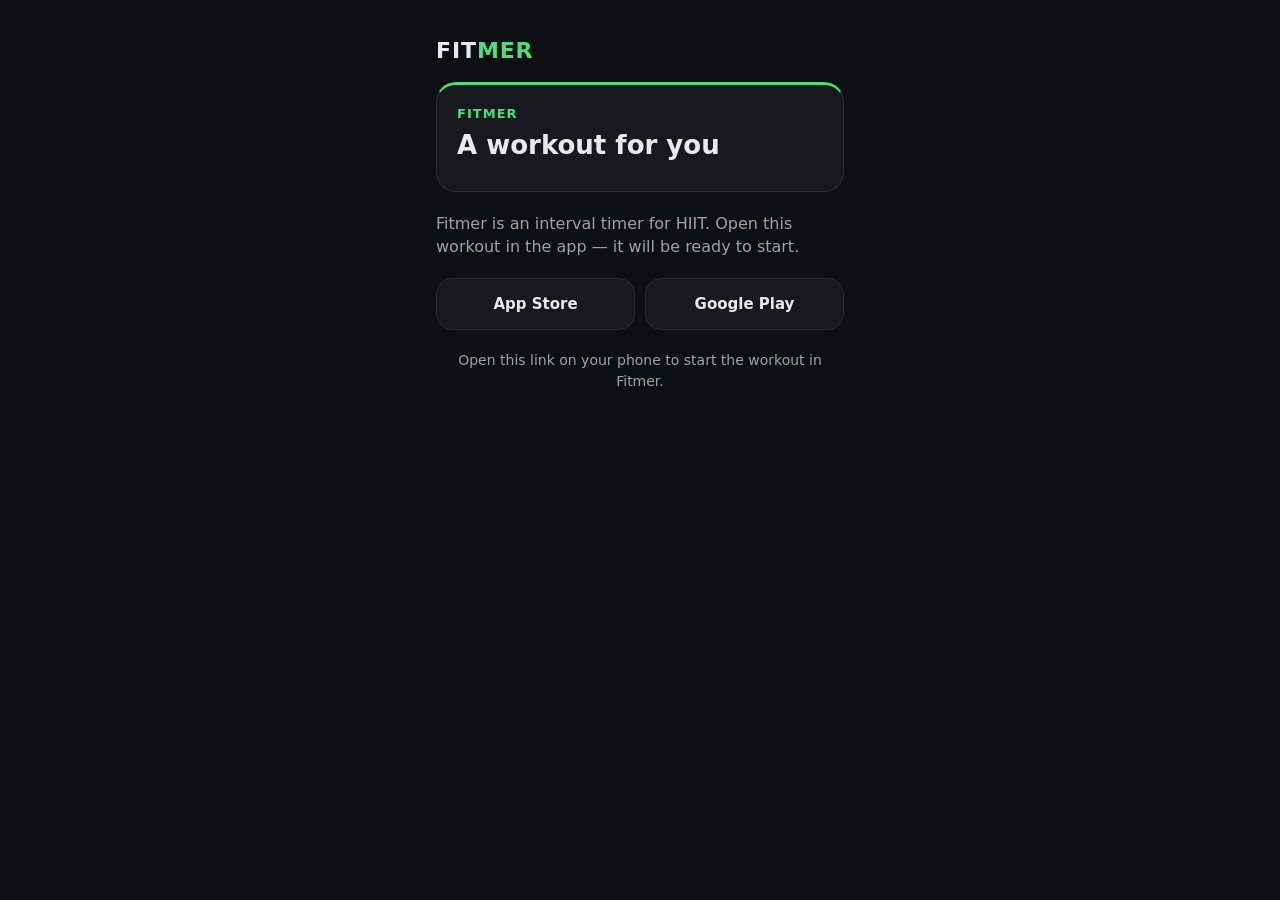
<file: workout/index.html>
<!doctype html>
<html lang="en">
<head>
  <meta charset="utf-8">
  <meta name="viewport" content="width=device-width, initial-scale=1, viewport-fit=cover">
  <meta name="robots" content="noindex">
  <meta name="color-scheme" content="dark">
  <title>Workout in Fitmer</title>
  <!-- Страница ссылки на тренировку (docs/specs/workout-share-links.md).
       Данные тренировки — во фрагменте (#…), сервер их не видит, поэтому превью
       в мессенджерах общее. Таймера здесь нет намеренно: только описание,
       «Открыть в Fitmer» и сторы. -->
  <meta property="og:type" content="website">
  <meta property="og:site_name" content="Fitmer">
  <meta property="og:title" content="A workout for you in Fitmer">
  <meta property="og:description" content="Open this interval workout in Fitmer: Tabata, EMOM, AMRAP, AFAP and custom intervals.">
  <meta property="og:image" content="https://fitmer.web.app/og-image.png">
  <meta property="og:image:width" content="1200">
  <meta property="og:image:height" content="630">
  <meta name="twitter:card" content="summary_large_image">
  <meta name="twitter:image" content="https://fitmer.web.app/og-image.png">
  <link rel="icon" href="/favicon.png">
  <style>
    :root {
      --bg: #0E0F12;
      --surface: #17191E;
      --line: #262A31;
      --text: #E7E9EC;
      --muted: #9AA3AD;
      --green: #4BDE7F;
      --on-green: #0B1A10;
      --hue: #4BDE7F;
    }
    * { box-sizing: border-box; }
    html, body { margin: 0; background: var(--bg); color: var(--text);
      font: 500 16px/1.45 system-ui, -apple-system, "Segoe UI", Roboto, sans-serif; }
    main { min-height: 100vh; min-height: 100dvh; max-width: 440px; margin: 0 auto;
      padding: 40px 16px calc(32px + env(safe-area-inset-bottom));
      display: flex; flex-direction: column; gap: 20px; }
    .mark { font: 800 22px/1 system-ui, -apple-system, sans-serif; letter-spacing: .04em; }
    .mark b { color: var(--green); font-weight: 800; }
    .card { background: var(--surface); border: 1px solid var(--line);
      border-top: 3px solid var(--hue); border-radius: 20px; padding: 20px; }
    .mode { color: var(--hue); font-weight: 700; font-size: 13px;
      letter-spacing: .08em; text-transform: uppercase; }
    .name { font-size: 26px; font-weight: 800; line-height: 1.2; margin: 6px 0 10px;
      overflow-wrap: anywhere; }
    .params { color: var(--muted); font-size: 15px; }
    .time { font: 700 34px/1 ui-monospace, "SF Mono", Menlo, monospace;
      margin-top: 14px; font-variant-numeric: tabular-nums; }
    p { margin: 0; color: var(--muted); }
    .btn { display: flex; align-items: center; justify-content: center; gap: 8px;
      min-height: 52px; border-radius: 16px; font-weight: 700; font-size: 17px;
      text-decoration: none; border: 1px solid var(--line); color: var(--text);
      background: var(--surface); }
    .btn.primary { background: var(--green); color: var(--on-green); border-color: var(--green); }
    .stores { display: grid; grid-template-columns: 1fr 1fr; gap: 10px; }
    .stores .btn { font-size: 15px; }
    .hint { font-size: 14px; text-align: center; }
    [hidden] { display: none !important; }
  </style>
</head>
<body>
  <main>
    <div class="mark" aria-label="Fitmer">FIT<b>MER</b></div>

    <section class="card" id="card">
      <div class="mode" id="mode">Fitmer</div>
      <div class="name" id="name" data-t="genericTitle"></div>
      <div class="params" id="params"></div>
      <div class="time" id="time" hidden></div>
    </section>

    <p id="lead" data-t="lead"></p>

    <a class="btn primary" id="open" href="#" hidden data-t="open"></a>

    <div class="stores">
      <a class="btn" id="appstore" href="/go?ch=share">App Store</a>
      <a class="btn" id="play" href="/go?ch=share">Google Play</a>
    </div>
    <p class="hint" id="hint" hidden></p>
  </main>

  <script>
  (function () {
    var T = {
      en: {
        genericTitle: 'A workout for you',
        lead: 'Fitmer is an interval timer for HIIT. Open this workout in the app — it will be ready to start.',
        open: 'Open in Fitmer',
        hintIos: 'Just installed Fitmer? Tap the link again to open the workout.',
        hintDesktop: 'Open this link on your phone to start the workout in Fitmer.',
        rounds: function (n) { return n + (n === 1 ? ' round' : ' rounds'); },
        cycles: function (n) { return n + ' cycles'; },
        blocks: function (n) { return n + (n === 1 ? ' block' : ' blocks'); },
        work: 'work', rest: 'rest', cap: 'time cap'
      },
      ru: {
        genericTitle: 'Тренировка для вас',
        lead: 'Fitmer — интервальный таймер для тренировок. Откройте эту тренировку в приложении, она будет готова к старту.',
        open: 'Открыть в Fitmer',
        hintIos: 'Только что поставили Fitmer? Нажмите ссылку ещё раз, чтобы открыть тренировку.',
        hintDesktop: 'Откройте эту ссылку на телефоне, чтобы начать тренировку в Fitmer.',
        rounds: function (n) {
          var m10 = n % 10, m100 = n % 100;
          var w = m10 === 1 && m100 !== 11 ? 'раунд'
            : m10 >= 2 && m10 <= 4 && (m100 < 12 || m100 > 14) ? 'раунда' : 'раундов';
          return n + ' ' + w;
        },
        cycles: function (n) {
          var m10 = n % 10, m100 = n % 100;
          var w = m10 === 1 && m100 !== 11 ? 'цикл'
            : m10 >= 2 && m10 <= 4 && (m100 < 12 || m100 > 14) ? 'цикла' : 'циклов';
          return n + ' ' + w;
        },
        blocks: function (n) {
          var m10 = n % 10, m100 = n % 100;
          var w = m10 === 1 && m100 !== 11 ? 'блок'
            : m10 >= 2 && m10 <= 4 && (m100 < 12 || m100 > 14) ? 'блока' : 'блоков';
          return n + ' ' + w;
        },
        work: 'работа', rest: 'отдых', cap: 'лимит'
      }
    };
    var lang = /^(ru|uk|be|kk)\b/i.test(navigator.language || '') ? 'ru' : 'en';
    var t = T[lang];
    document.documentElement.lang = lang;
    document.querySelectorAll('[data-t]').forEach(function (el) {
      el.textContent = t[el.getAttribute('data-t')];
    });

    // Цвета и имена режимов — как в приложении (DS fm-hue-*).
    var MODES = {
      tabata: { name: 'Tabata', hue: '#4BDE7F' },
      emom: { name: 'EMOM', hue: '#5AB8FF' },
      amrap: { name: 'AMRAP', hue: '#FFB547' },
      fortime: { name: 'AFAP', hue: '#A98BFF' },
      rounds: { name: 'Intervals', hue: '#3FD1C2' }
    };

    function mmss(s) {
      var m = Math.floor(s / 60), r = s % 60;
      return m + ':' + (r < 10 ? '0' : '') + r;
    }

    // Payload: фрагмент ссылки (…/workout#<payload>) или ?d=<payload>.
    var payload = new URLSearchParams(location.search).get('d') ||
      location.hash.replace(/^#/, '');
    // Тот же предел, что в приложении (kSharePayloadMaxLength): длиннее —
    // не наша ссылка, не распаковываем и не передаём в приложение.
    if (payload.length > 4096) payload = '';

    var ua = navigator.userAgent || '';
    var isAndroid = /android/i.test(ua);
    // iPadOS притворяется Mac'ом с сенсором; Android — никогда не iOS.
    var isIOS = !isAndroid && (/iphone|ipad|ipod/i.test(ua) ||
      (navigator.platform === 'MacIntel' && navigator.maxTouchPoints > 1));

    // «Открыть в Fitmer». Universal Link внутри того же домена iOS не
    // перехватывает, поэтому здесь не https, а схема/intent.
    var open = document.getElementById('open');
    var playFallback = 'https://play.google.com/store/apps/details?id=com.vivchar.fitmer' +
      '&referrer=' + encodeURIComponent('utm_source=share&utm_medium=link');
    if (payload && /^[A-Za-z0-9_-]+$/.test(payload)) {
      if (isIOS) {
        open.href = 'fitmer://workout?d=' + payload;
        open.hidden = false;
      } else if (isAndroid) {
        open.href = 'intent://workout?d=' + payload +
          '#Intent;scheme=fitmer;package=com.vivchar.fitmer;S.browser_fallback_url=' +
          encodeURIComponent(playFallback) + ';end';
        open.hidden = false;
      }
    }

    // Сторы: на телефоне — только свой, на десктопе — оба.
    var appstore = document.getElementById('appstore');
    var play = document.getElementById('play');
    if (isIOS) { play.hidden = true; appstore.parentElement.style.gridTemplateColumns = '1fr'; }
    if (isAndroid) { appstore.hidden = true; play.parentElement.style.gridTemplateColumns = '1fr'; }

    var hint = document.getElementById('hint');
    if (isIOS) { hint.textContent = t.hintIos; hint.hidden = false; }
    else if (!isAndroid) { hint.textContent = t.hintDesktop; hint.hidden = false; }

    if (!payload) return;

    function b64urlToBytes(s) {
      s = s.replace(/-/g, '+').replace(/_/g, '/');
      while (s.length % 4) s += '=';
      var bin = atob(s), out = new Uint8Array(bin.length);
      for (var i = 0; i < bin.length; i++) out[i] = bin.charCodeAt(i);
      return out;
    }

    function inflate(bytes) {
      if (typeof DecompressionStream === 'undefined') return Promise.reject();
      var stream = new Blob([bytes]).stream()
        .pipeThrough(new DecompressionStream('deflate-raw'));
      return new Response(stream).text();
    }

    function render(env) {
      var m = MODES[env.k];
      var c = env.c || {};
      if (!m) return;
      document.documentElement.style.setProperty('--hue', m.hue);
      document.getElementById('mode').textContent = m.name;
      document.getElementById('name').textContent = env.n || m.name;
      var parts = [], total = null;
      if (c.type === 'interval') {
        var cycles = c.cycles || 1;
        parts.push(t.rounds(c.rounds));
        parts.push(mmss(c.work) + ' ' + t.work);
        if (c.rest) parts.push(mmss(c.rest) + ' ' + t.rest);
        if (cycles > 1) parts.push(t.cycles(cycles));
        // Та же арифметика, что plannedSeconds в приложении.
        total = (c.work + c.rest) * c.rounds * cycles +
          (cycles - 1) * (c.restBetweenCycles || 0);
      } else if (c.type === 'amrap' || c.type === 'fortime') {
        parts.push(t.cap + ' ' + mmss(c.capSeconds));
        total = c.capSeconds;
      } else if (c.type === 'customInterval') {
        var n = 0;
        (c.items || []).forEach(function (it) {
          n += it.type === 'cycle' ? (it.blocks || []).length : 1;
        });
        parts.push(t.blocks(n));
      }
      document.getElementById('params').textContent = parts.join(' · ');
      if (total) {
        var time = document.getElementById('time');
        time.textContent = mmss(total);
        time.hidden = false;
      }
    }

    try {
      inflate(b64urlToBytes(payload))
        .then(function (json) {
          if (json.length > 65536) return;  // как kShareJsonMaxLength
          render(JSON.parse(json));
        })
        .catch(function () {});
    } catch (e) {}
  })();
  </script>
</body>
</html>
</file>
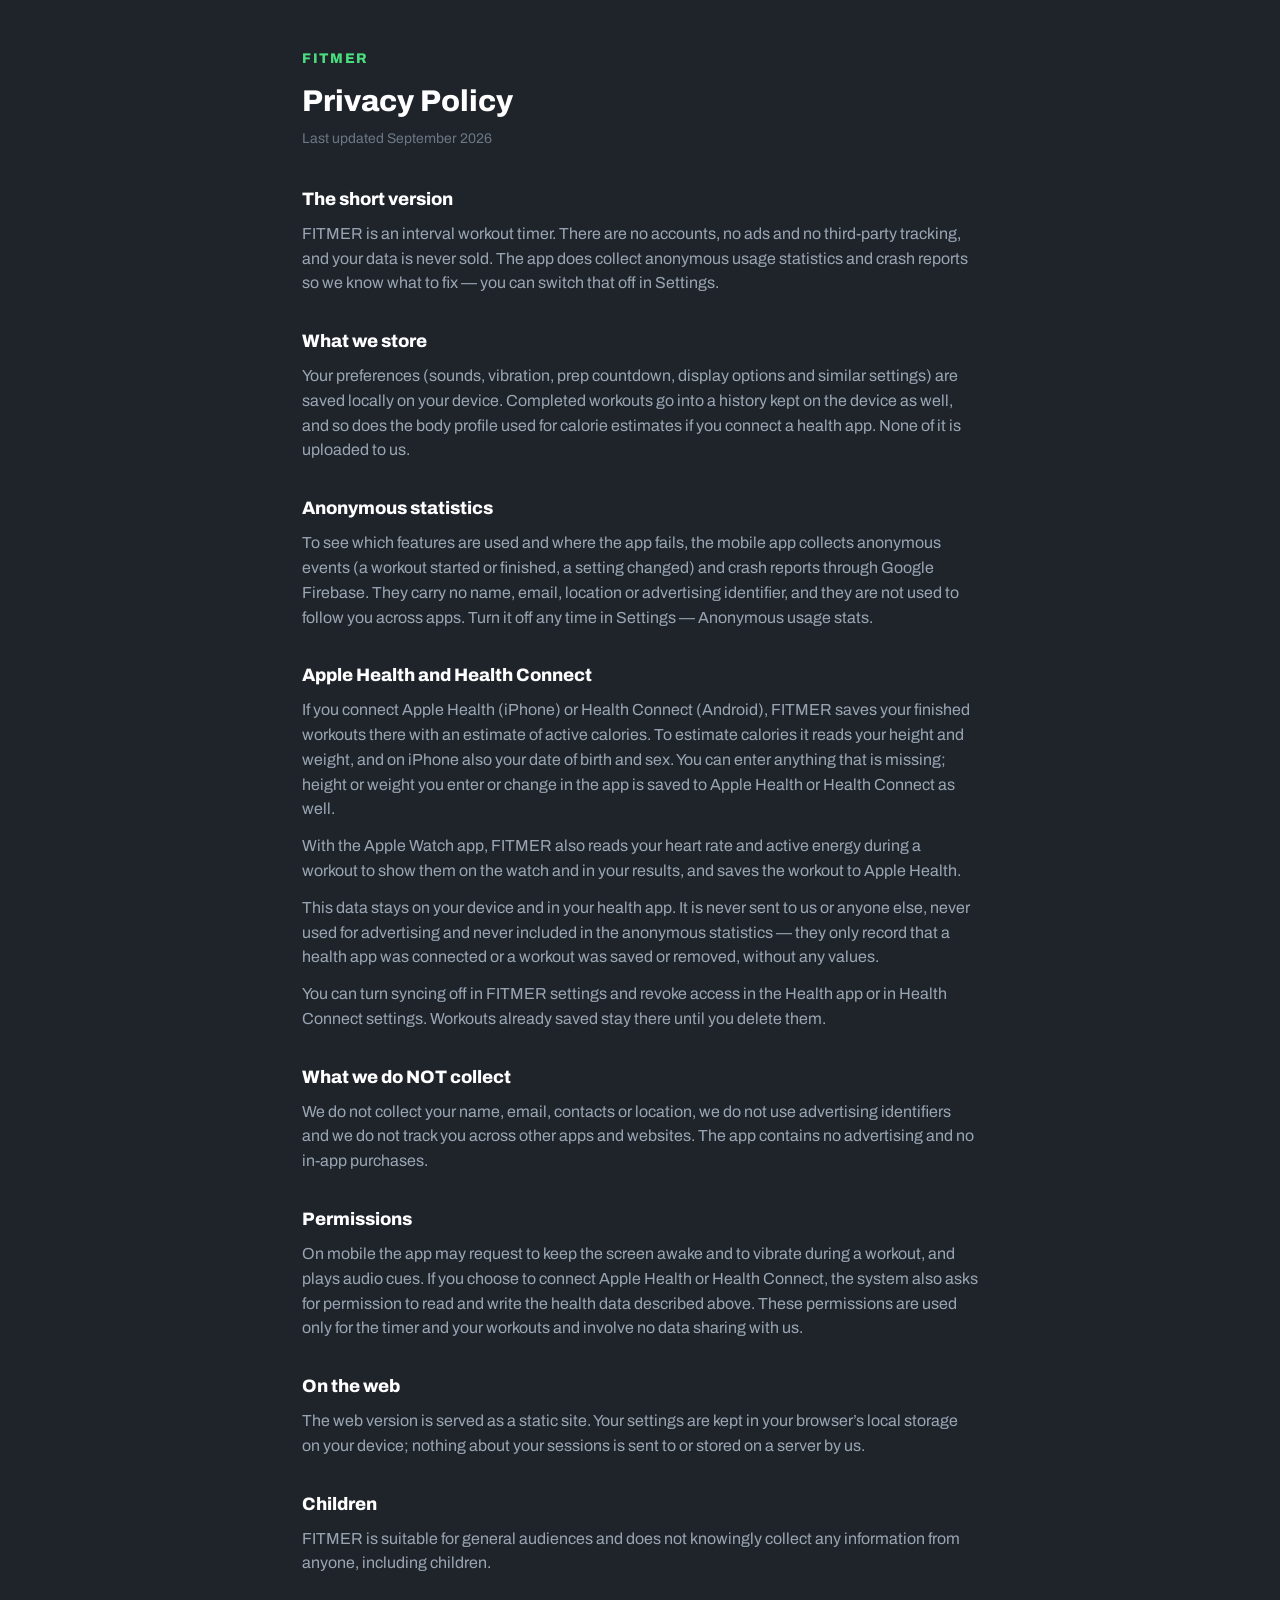
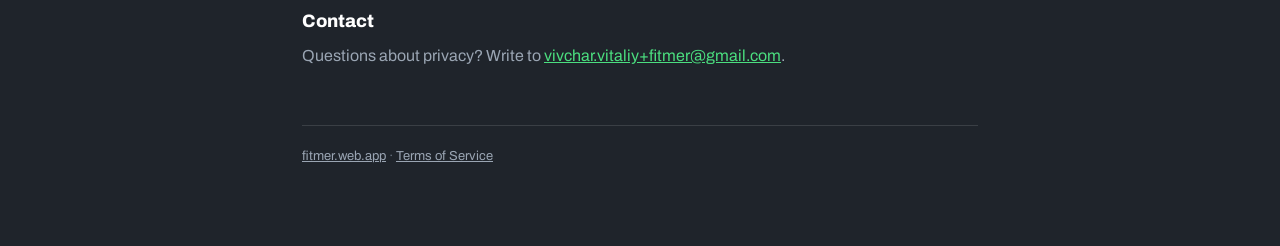
<file: privacy.html>
<!DOCTYPE html>
<html lang="en">
<head>
  <meta charset="UTF-8">
  <meta name="viewport" content="width=device-width, initial-scale=1.0">
  <meta name="robots" content="index, follow">
  <title>FITMER — Privacy Policy</title>
  <style>
    /* FITMER DS tokens (tokens/colors.css, dark) */
    :root {
      --bg: #1F242B;        /* ink800 */
      --card: #272D36;      /* surfaceCard / ink700 */
      --text: #EEF1F4;      /* textDefault */
      --muted: #9AA5B3;     /* textMuted */
      --faint: #6C7785;     /* textFaint */
      --strong: #FFFFFF;    /* textStrong */
      --accent: #4BDE7F;    /* brandGreen */
      --line: rgba(255,255,255,0.12); /* borderDefault */
    }
    /* UI-шрифт бренда (Archivo, вариативный) */
    @font-face {
      font-family: 'Archivo';
      src: url('fonts/Archivo-Variable.ttf') format('truetype');
      font-weight: 100 900;
      font-display: swap;
    }
    * { box-sizing: border-box; }
    html, body { margin: 0; padding: 0; }
    body {
      background: var(--bg);
      color: var(--text);
      font-family: 'Archivo', -apple-system, BlinkMacSystemFont, "Segoe UI", Roboto, Helvetica, Arial, sans-serif;
      line-height: 1.55;
      -webkit-font-smoothing: antialiased;
    }
    main {
      max-width: 720px;
      margin: 0 auto;
      padding: 48px 22px 80px;
    }
    .brand {
      font-weight: 800;
      letter-spacing: 0.12em;
      color: var(--accent);
      font-size: 14px;
      text-transform: uppercase;
    }
    h1 {
      color: var(--strong);
      font-size: 30px;
      font-weight: 800;
      margin: 8px 0 4px;
    }
    .updated { color: var(--faint); font-size: 14px; margin-bottom: 36px; }
    h2 {
      color: var(--strong);
      font-size: 18px;
      font-weight: 800;
      margin: 32px 0 8px;
    }
    p { color: var(--muted); margin: 0 0 12px; }
    a { color: var(--accent); }
    footer {
      margin-top: 56px;
      padding-top: 20px;
      border-top: 1px solid var(--line);
      color: var(--faint);
      font-size: 13px;
    }
    footer a { color: var(--muted); }
  </style>
</head>
<body>
  <main>
    <div class="brand">FITMER</div>
    <h1>Privacy Policy</h1>
    <div class="updated">Last updated September 2026</div>

    <h2>The short version</h2>
    <p>FITMER is an interval workout timer. There are no accounts, no ads and no
      third-party tracking, and your data is never sold. The app does collect
      anonymous usage statistics and crash reports so we know what to fix — you
      can switch that off in Settings.</p>

    <h2>What we store</h2>
    <p>Your preferences (sounds, vibration, prep countdown, display options and
      similar settings) are saved locally on your device. Completed workouts go
      into a history kept on the device as well, and so does the body profile
      used for calorie estimates if you connect a health app. None of it is
      uploaded to us.</p>

    <h2>Anonymous statistics</h2>
    <p>To see which features are used and where the app fails, the mobile app
      collects anonymous events (a workout started or finished, a setting
      changed) and crash reports through Google Firebase. They carry no name,
      email, location or advertising identifier, and they are not used to follow
      you across apps. Turn it off any time in Settings — Anonymous usage
      stats.</p>

    <h2>Apple Health and Health Connect</h2>
    <p>If you connect Apple Health (iPhone) or Health Connect (Android), FITMER
      saves your finished workouts there with an estimate of active calories. To
      estimate calories it reads your height and weight, and on iPhone also your
      date of birth and sex. You can enter anything that is missing; height or
      weight you enter or change in the app is saved to Apple Health or Health
      Connect as well.</p>
    <p>With the Apple Watch app, FITMER also reads your heart rate and active
      energy during a workout to show them on the watch and in your results,
      and saves the workout to Apple Health.</p>
    <p>This data stays on your device and in your health app. It is never sent
      to us or anyone else, never used for advertising and never included in the
      anonymous statistics — they only record that a health app was connected or
      a workout was saved or removed, without any values.</p>
    <p>You can turn syncing off in FITMER settings and revoke access in the
      Health app or in Health Connect settings. Workouts already saved stay
      there until you delete them.</p>

    <h2>What we do NOT collect</h2>
    <p>We do not collect your name, email, contacts or location, we do not use
      advertising identifiers and we do not track you across other apps and
      websites. The app contains no advertising and no in-app purchases.</p>

    <h2>Permissions</h2>
    <p>On mobile the app may request to keep the screen awake and to vibrate
      during a workout, and plays audio cues. If you choose to connect Apple
      Health or Health Connect, the system also asks for permission to read and
      write the health data described above. These permissions are used only
      for the timer and your workouts and involve no data sharing with us.</p>

    <h2>On the web</h2>
    <p>The web version is served as a static site. Your settings are kept in your
      browser’s local storage on your device; nothing about your sessions is sent
      to or stored on a server by us.</p>

    <h2>Children</h2>
    <p>FITMER is suitable for general audiences and does not knowingly collect any
      information from anyone, including children.</p>

    <h2>Contact</h2>
    <p>Questions about privacy? Write to
      <a href="mailto:vivchar.vitaliy+fitmer@gmail.com">vivchar.vitaliy+fitmer@gmail.com</a>.</p>

    <footer>
      <a href="https://fitmer.web.app">fitmer.web.app</a> ·
      <a href="terms.html">Terms of Service</a>
    </footer>
  </main>
</body>
</html>
</file>
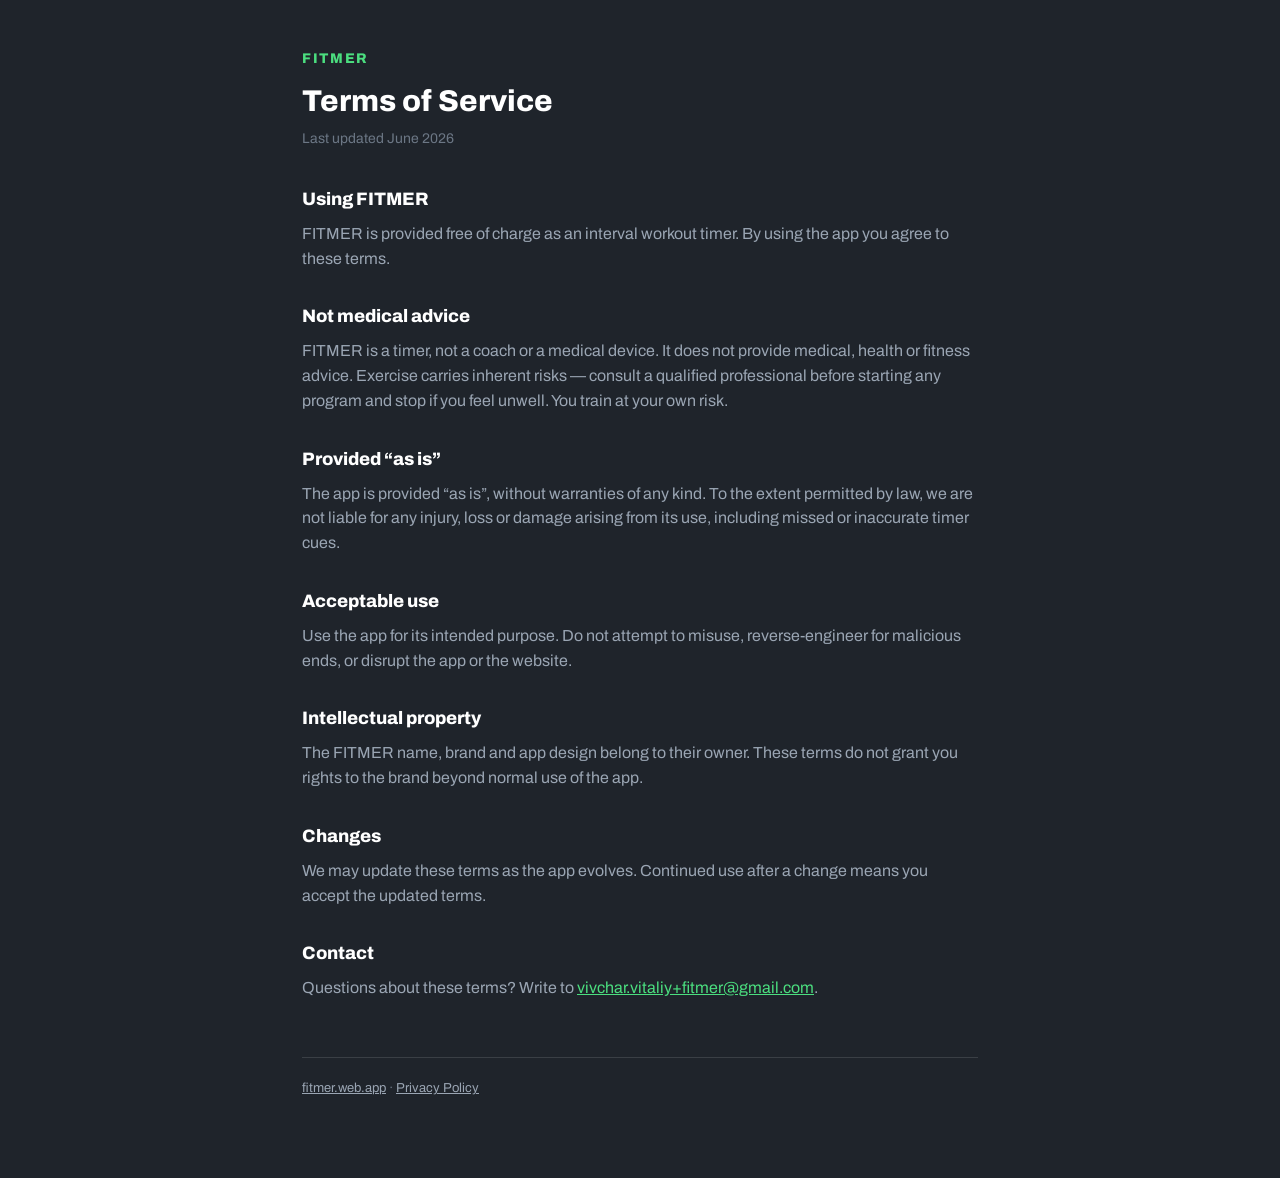
<file: terms.html>
<!DOCTYPE html>
<html lang="en">
<head>
  <meta charset="UTF-8">
  <meta name="viewport" content="width=device-width, initial-scale=1.0">
  <meta name="robots" content="index, follow">
  <title>FITMER — Terms of Service</title>
  <style>
    /* FITMER DS tokens (tokens/colors.css, dark) */
    :root {
      --bg: #1F242B;        /* ink800 */
      --card: #272D36;      /* surfaceCard / ink700 */
      --text: #EEF1F4;      /* textDefault */
      --muted: #9AA5B3;     /* textMuted */
      --faint: #6C7785;     /* textFaint */
      --strong: #FFFFFF;    /* textStrong */
      --accent: #4BDE7F;    /* brandGreen */
      --line: rgba(255,255,255,0.12); /* borderDefault */
    }
    /* UI-шрифт бренда (Archivo, вариативный) */
    @font-face {
      font-family: 'Archivo';
      src: url('fonts/Archivo-Variable.ttf') format('truetype');
      font-weight: 100 900;
      font-display: swap;
    }
    * { box-sizing: border-box; }
    html, body { margin: 0; padding: 0; }
    body {
      background: var(--bg);
      color: var(--text);
      font-family: 'Archivo', -apple-system, BlinkMacSystemFont, "Segoe UI", Roboto, Helvetica, Arial, sans-serif;
      line-height: 1.55;
      -webkit-font-smoothing: antialiased;
    }
    main {
      max-width: 720px;
      margin: 0 auto;
      padding: 48px 22px 80px;
    }
    .brand {
      font-weight: 800;
      letter-spacing: 0.12em;
      color: var(--accent);
      font-size: 14px;
      text-transform: uppercase;
    }
    h1 {
      color: var(--strong);
      font-size: 30px;
      font-weight: 800;
      margin: 8px 0 4px;
    }
    .updated { color: var(--faint); font-size: 14px; margin-bottom: 36px; }
    h2 {
      color: var(--strong);
      font-size: 18px;
      font-weight: 800;
      margin: 32px 0 8px;
    }
    p { color: var(--muted); margin: 0 0 12px; }
    a { color: var(--accent); }
    footer {
      margin-top: 56px;
      padding-top: 20px;
      border-top: 1px solid var(--line);
      color: var(--faint);
      font-size: 13px;
    }
    footer a { color: var(--muted); }
  </style>
</head>
<body>
  <main>
    <div class="brand">FITMER</div>
    <h1>Terms of Service</h1>
    <div class="updated">Last updated June 2026</div>

    <h2>Using FITMER</h2>
    <p>FITMER is provided free of charge as an interval workout timer. By using
      the app you agree to these terms.</p>

    <h2>Not medical advice</h2>
    <p>FITMER is a timer, not a coach or a medical device. It does not provide
      medical, health or fitness advice. Exercise carries inherent risks — consult
      a qualified professional before starting any program and stop if you feel
      unwell. You train at your own risk.</p>

    <h2>Provided “as is”</h2>
    <p>The app is provided “as is”, without warranties of any kind. To the extent
      permitted by law, we are not liable for any injury, loss or damage arising
      from its use, including missed or inaccurate timer cues.</p>

    <h2>Acceptable use</h2>
    <p>Use the app for its intended purpose. Do not attempt to misuse,
      reverse-engineer for malicious ends, or disrupt the app or the website.</p>

    <h2>Intellectual property</h2>
    <p>The FITMER name, brand and app design belong to their owner. These terms do
      not grant you rights to the brand beyond normal use of the app.</p>

    <h2>Changes</h2>
    <p>We may update these terms as the app evolves. Continued use after a change
      means you accept the updated terms.</p>

    <h2>Contact</h2>
    <p>Questions about these terms? Write to
      <a href="mailto:vivchar.vitaliy+fitmer@gmail.com">vivchar.vitaliy+fitmer@gmail.com</a>.</p>

    <footer>
      <a href="https://fitmer.web.app">fitmer.web.app</a> ·
      <a href="privacy.html">Privacy Policy</a>
    </footer>
  </main>
</body>
</html>
</file>
<file: landing/landing.css>
/* Лендинг fitmer.web.app (макет B3, docs/superpowers/specs/2026-11-20-landing-design.md).
   Токены — дизайн-система Fitmer, тема Classic · Dark (lib/ui/theme/fitmer_colors.dart). */
@font-face { font-family: Archivo; src: url(/landing/fonts/Archivo.woff2) format("woff2"); font-weight: 100 900; font-display: swap; }
@font-face { font-family: Oswald; src: url(/landing/fonts/Oswald.woff2) format("woff2"); font-weight: 200 700; font-display: swap; }

:root {
  --ground: #1F242B; --ground-deep: #14181E; --ground-run: #22302A; --surface: #272D36; --surface-2: #323A45;
  --control-fill: rgba(255,255,255,0.06); --track: #404A57; --hairline: rgba(255,255,255,0.06);
  --ink: #EEF1F4; --ink-strong: #FFFFFF; --ink-soft: #C7CED6; --ink-muted: #9AA5B3;
  --brand: #4BDE7F; --on-brand: #0E2417; --rest: #34C3FF; --prepare: #FFB020; --danger: #FF5247;
  --rest-soft: #1A2A3A; --prepare-soft: #33301F;
  --rim-panel: inset 0 1px 0 rgba(255,255,255,0.10); --rim-control: inset 0 1px 0 rgba(255,255,255,0.12);
  --rim-accent: inset 0 1px 0 rgba(255,255,255,0.35);
  --ui: Archivo, system-ui, -apple-system, "Segoe UI", Roboto, sans-serif;
  --num: Oswald, "Arial Narrow", sans-serif;
  color-scheme: dark;
}
* { box-sizing: border-box; }
html { scroll-behavior: smooth; }
html, body { overflow-x: clip; }
body { margin: 0; background: var(--ground); color: var(--ink); font: 400 16px/1.45 var(--ui); overflow-x: hidden; }
a { color: var(--brand); }
a:hover { color: #7CE9A2; }
a:focus-visible, button:focus-visible { outline: 3px solid var(--ink); outline-offset: 3px; border-radius: 8px; }
img { display: block; }
.wrap { max-width: 1200px; margin: 0 auto; padding: 0 24px; }
.sr { position: absolute; width: 1px; height: 1px; overflow: hidden; clip: rect(0 0 0 0); white-space: nowrap; }

/* ---------- шапка ---------- */
.top { position: relative; z-index: 2; display: flex; align-items: center; justify-content: space-between; gap: 16px; flex-wrap: wrap; padding: 28px 0; }
.mark { font-weight: 900; font-size: 26px; letter-spacing: .5px; color: var(--ink-strong); text-decoration: none; }
.mark span, .mark:hover span { color: var(--brand); }
.mark:hover { color: var(--ink-strong); }
/* Слоган бренда — та же бирка, что в рилсах (FITMER / MADE FOR ATHLETES). */
.brand { display: inline-flex; align-items: center; gap: 12px; text-decoration: none; }
.brand .tagline { padding-left: 12px; border-left: 2px solid var(--brand); font-size: 12px; font-weight: 800; letter-spacing: 2px; text-transform: uppercase; color: var(--ink-soft); line-height: 1.2; }
footer .brand .tagline { font-size: 11px; color: var(--ink-muted); }
.nav { display: flex; align-items: center; gap: 26px; flex-wrap: wrap; font-size: 15px; font-weight: 700; }
.nav a { color: var(--ink-soft); text-decoration: none; }
.nav a:hover { color: var(--ink-strong); }
/* Выбор языка: классический выпадающий список. */
.lang { position: relative; }
.lang summary { display: inline-flex; align-items: center; gap: 7px; height: 40px; padding: 0 12px; border-radius: 999px; color: var(--ink-soft); cursor: pointer; list-style: none; user-select: none; }
.lang summary::-webkit-details-marker { display: none; }
.lang summary:hover, .lang[open] summary { color: var(--ink-strong); background: var(--control-fill); }
.lang .chev { transition: transform .15s; }
.lang[open] .chev { transform: rotate(180deg); }
.lang ul { position: absolute; right: 0; top: calc(100% + 8px); z-index: 5; min-width: 168px; margin: 0; padding: 6px; list-style: none; border-radius: 16px; background: var(--surface); box-shadow: var(--rim-panel), 0 18px 40px rgba(0,0,0,.45); }
.lang li a { display: flex; align-items: center; justify-content: space-between; gap: 12px; padding: 10px 12px; border-radius: 10px; color: var(--ink); text-decoration: none; font-weight: 700; }
.lang li a:hover { background: var(--control-fill); color: var(--ink-strong); }
.lang li a[aria-current]::after { content: ""; width: 14px; height: 8px; margin-top: -4px; border: solid var(--brand); border-width: 0 0 2.5px 2.5px; transform: rotate(-45deg); }
.lang li a[aria-current] { color: var(--brand); }
.pill { display: inline-flex; align-items: center; gap: 8px; height: 44px; padding: 0 18px; border-radius: 999px; background: var(--surface); box-shadow: var(--rim-control); color: var(--ink) !important; font-weight: 800; font-size: 14px; }
.lang-hint { display: none; position: relative; z-index: 2; margin: 0 0 8px; padding: 10px 16px; border-radius: 14px; background: var(--surface); font-weight: 700; font-size: 15px; }
.lang-hint.on { display: inline-block; }

/* ---------- hero ---------- */
.hero { position: relative; display: flex; flex-wrap: wrap; align-items: center; gap: 40px; padding: 40px 0 72px; }
/* Полоса фото на всю ширину окна; к краям окна и сверху/снизу плавно растворяется. */
.hero-bg { position: absolute; left: calc(50% - 50vw); right: calc(50% - 50vw); top: -30px; bottom: -40px; overflow: hidden; pointer-events: none;
  -webkit-mask-image: linear-gradient(180deg, transparent 0%, #000 12%, #000 62%, transparent 94%), linear-gradient(90deg, transparent 0%, #000 12%, #000 88%, transparent 100%);
  -webkit-mask-composite: source-in;
          mask-image: linear-gradient(180deg, transparent 0%, #000 12%, #000 62%, transparent 94%), linear-gradient(90deg, transparent 0%, #000 12%, #000 88%, transparent 100%);
          mask-composite: intersect; }
.hero-bg .strip { position: absolute; inset: 0; display: flex; filter: contrast(1.6) brightness(1.2); }
.hero-bg .strip { overflow: hidden; }
.hero-bg .strip img { flex: 1; min-width: 0; height: 100%; object-fit: cover; }
.tint { position: absolute; inset: 0; background: var(--brand); mix-blend-mode: color; }
.dots { position: absolute; inset: 0; background-image: radial-gradient(circle, rgba(31,36,43,0) 2px, rgba(31,36,43,0.86) 2.8px); background-size: 7px 7px; }
.hero-bg .shade { position: absolute; inset: 0; background: linear-gradient(90deg, rgba(31,36,43,.82) 0%, rgba(31,36,43,.7) 38%, rgba(31,36,43,.25) 56%, rgba(31,36,43,.25) 100%); }
.hero-copy { position: relative; z-index: 1; flex: 1 1 460px; min-width: 0; display: flex; flex-direction: column; gap: 26px; text-shadow: 0 2px 18px rgba(20,24,30,.7); }
.eyebrow { font-size: 14px; font-weight: 800; letter-spacing: 2px; color: var(--brand); text-transform: uppercase; }
h1 { margin: 0; font-size: clamp(44px, 6vw, 68px); line-height: 1.02; font-weight: 900; color: var(--ink-strong); }
h1 span { color: var(--brand); }
.lead { margin: 0; font-size: 20px; line-height: 1.5; color: var(--ink-soft); max-width: 520px; }
.stores { display: flex; gap: 12px; flex-wrap: wrap; }
/* Официальные бейджи сторов (site/landing/badges: Apple — developer.apple.com и Marketing Toolbox, Google — play.google.com). */
.badge { display: inline-flex; border-radius: 9px; line-height: 0; text-shadow: none; transition: transform .15s; }
.badge:hover { transform: translateY(-1px); }
.badge img { height: 50px; width: auto; }
.qr-card { align-self: flex-start; display: flex; gap: 16px; align-items: center; padding: 12px 18px 12px 12px; border-radius: 22px; background: var(--surface); box-shadow: var(--rim-panel); text-shadow: none; }
.qr-card img { width: 96px; height: 96px; border-radius: 12px; image-rendering: pixelated; }
.qr-card b { display: block; font-size: 16px; color: var(--ink-strong); }
.qr-card span { display: block; max-width: 200px; font-size: 14px; line-height: 1.4; color: var(--ink-muted); }

/* ---------- веер ---------- */
.fan { position: relative; z-index: 1; flex: 1 1 460px; min-width: 0; height: 660px; }
.glow { position: absolute; left: 50%; top: 50%; width: 540px; height: 540px; margin: -270px 0 0 -270px; border-radius: 999px; transition: background .5s;
  background: radial-gradient(closest-side, var(--glow, rgba(75,222,127,.2)), rgba(0,0,0,0)); }
.phone { position: absolute; border-radius: 38px; background: #0F1318; padding: 7px; box-shadow: 0 24px 60px rgba(0,0,0,.5); }
.phone.side { width: 228px; height: 477px; }
.phone.left { left: -48px; top: 95px; transform: rotate(-9deg); }
.phone.right { right: -60px; top: 110px; transform: rotate(9deg); }
.phone.center { left: 50%; top: 10px; width: 272px; height: 568px; margin-left: -136px; padding: 9px; border-radius: 46px; box-shadow: 0 40px 90px rgba(0,0,0,.6), inset 0 0 0 1px rgba(255,255,255,.08); }
.screen { position: relative; width: 100%; height: 100%; border-radius: 31px; overflow: hidden; background: var(--ground); }
.center .screen { border-radius: 37px; transition: background .4s; }
/* Dynamic Island: 126×37 pt сверху 11 pt, в масштабе экрана. */
.screen .isl { position: absolute; z-index: 2; left: 50%; top: 2.2%; width: 32%; height: 4.4%; transform: translateX(-50%); border-radius: 999px; background: #000; }
/* Экраны свёрстаны в размере телефона 390×844 и уменьшены — пропорции как в приложении. */
.app { position: absolute; left: 0; top: 0; width: 390px; height: 844px; transform-origin: 0 0; display: flex; flex-direction: column; padding: 56px 20px 32px; color: var(--ink); font-family: var(--ui); }
.side .app { transform: scale(.5487); }
.center .app { transform: scale(.6513); align-items: center; padding-bottom: 40px; }

/* компоненты экранов (по lib/ui/widgets) */
.a-head { display: flex; align-items: center; gap: 14px; margin-bottom: 18px; }
.a-head .t { flex: 1; font-size: 32px; font-weight: 900; letter-spacing: .5px; text-transform: uppercase; color: var(--ink-strong); }
.a-head .total { font-family: var(--num); font-weight: 600; font-size: 28px; color: var(--ink-muted); }
.circ { flex: none; display: flex; align-items: center; justify-content: center; width: 48px; height: 48px; border-radius: 999px; background: var(--surface); box-shadow: var(--rim-control); color: var(--ink); }
.circ.ctl { background: var(--control-fill); }
.circ svg { width: 20px; height: 20px; }
.panel { border-radius: 26px; background: var(--surface); box-shadow: var(--rim-panel); padding: 4px 6px; margin-bottom: 18px; }
.step { display: flex; align-items: center; justify-content: space-between; padding: 14px 10px; }
.step + .step { border-top: 1px solid var(--hairline); }
.step .btn { position: relative; width: 56px; height: 56px; border-radius: 999px; background: var(--control-fill); box-shadow: var(--rim-control); display: flex; align-items: center; justify-content: center; transition: background .15s, transform .15s; }
.step .btn svg { width: 24px; height: 24px; }
.step .btn.press { background: rgba(255,255,255,.22); transform: scale(.92); }
.step .v { display: flex; flex-direction: column; align-items: center; }
.step .v b { font-family: var(--num); font-weight: 600; font-size: 44px; line-height: 1; }
.step .v span { font-size: 14px; font-weight: 700; color: var(--ink-muted); }
.row { display: flex; align-items: center; gap: 14px; padding: 14px 12px; }
.row + .row { border-top: 1px solid var(--hairline); }
.row svg { width: 22px; height: 22px; color: var(--ink-muted); flex: none; }
.row .l { flex: 1; display: flex; flex-direction: column; }
.row .l b { font-size: 17px; font-weight: 700; }
.row .l span { font-size: 14px; color: var(--ink-muted); }
.row .on { font-size: 15px; font-weight: 800; color: var(--brand); }
.cta { margin-top: auto; display: flex; align-items: center; justify-content: center; gap: 12px; height: 64px; border-radius: 999px; background: var(--brand); box-shadow: var(--rim-accent); color: var(--on-brand); font-size: 18px; font-weight: 900; letter-spacing: .5px; text-transform: uppercase; }
.cta.sec { background: var(--surface); box-shadow: var(--rim-control); color: var(--ink); }
.cta svg { width: 20px; height: 20px; }

.run-top { align-self: stretch; display: flex; gap: 10px; }
.run-top .sp { flex: 1; }
.fill { flex: 1; }
.r-label { font-size: 15px; font-weight: 900; letter-spacing: 2px; text-transform: uppercase; color: var(--ph); }
.r-time { font-family: var(--num); font-weight: 600; font-size: 150px; line-height: 1; color: var(--ph); display: inline-flex; }
/* У Oswald нет tabular figures: каждая цифра в ячейке одной ширины, как mono_digits.dart. */
.r-time i { font-style: normal; display: inline-block; width: .56em; text-align: center; }
.r-time i.c { width: .26em; }
.r-meta { margin-top: 6px; font-size: 14px; font-weight: 600; letter-spacing: 1px; text-transform: uppercase; color: var(--ink-soft); }
.pips { display: flex; gap: 6px; margin-top: 18px; }
.pips i { width: 12px; height: 6px; border-radius: 3px; background: var(--track); transition: width .3s, background .3s; }
.pips i.done { background: var(--ph); opacity: .45; }
.pips i.cur { width: 28px; background: var(--ph); }
.upnext { display: inline-flex; align-items: center; gap: 10px; padding: 12px 18px; border-radius: 999px; background: var(--control-fill); box-shadow: var(--rim-control); margin-bottom: 22px; }
.upnext small { font-size: 12px; font-weight: 800; letter-spacing: 1.5px; color: var(--ink-muted); }
.upnext b { font-size: 16px; color: var(--ink-strong); }
.upnext svg { width: 16px; height: 16px; color: var(--next, var(--rest)); }
.transport { align-self: stretch; display: flex; align-items: center; justify-content: space-around; }
.transport .side-btn { width: 72px; height: 72px; border-radius: 999px; background: var(--control-fill); box-shadow: var(--rim-control); display: flex; align-items: center; justify-content: center; }
.transport .side-btn svg { width: 26px; height: 26px; }
.ring { position: relative; width: 112px; height: 112px; display: flex; align-items: center; justify-content: center; }
.ring svg.r { position: absolute; inset: 0; transform: rotate(-90deg); }
.ring .pause { width: 86px; height: 86px; border-radius: 999px; background: var(--ph); box-shadow: var(--rim-accent); display: flex; align-items: center; justify-content: center; transition: background .4s; }
.ring .pause svg { width: 30px; height: 30px; }

.res-meta { flex: 1; font-size: 15px; font-weight: 700; color: var(--ink-muted); }
.hero-stat { display: flex; flex-direction: column; align-items: center; margin: 14px 0 18px; }
.right .panel { margin-bottom: 12px; }
.right .bars { height: 96px; }
.tiles { display: grid; grid-template-columns: repeat(3, minmax(0, 1fr)); gap: 10px; margin-bottom: 12px; }
.tile { padding: 14px 10px; border-radius: 20px; background: var(--surface); box-shadow: var(--rim-panel); display: flex; flex-direction: column; align-items: center; gap: 2px; }
.tile b { font-family: var(--num); font-weight: 600; font-size: 30px; line-height: 1; color: var(--ink-strong); }
.tile span { font-size: 13px; font-weight: 600; color: var(--ink-muted); }
.health { display: flex; align-items: center; gap: 12px; padding: 14px 16px; }
.health .hi { flex: none; display: flex; width: 40px; height: 40px; border-radius: 999px; background: var(--danger-soft, #3A1714); align-items: center; justify-content: center; }
.health .hi svg { width: 20px; height: 20px; }
.health .l { flex: 1; display: flex; flex-direction: column; }
.health .l b { font-size: 16px; font-weight: 700; }
.health .l span { font-size: 14px; color: var(--ink-muted); }
.health .undo { font-size: 15px; font-weight: 800; color: var(--brand); }
.hero-stat .n { display: flex; align-items: baseline; gap: 12px; }
.hero-stat .n b { font-family: var(--num); font-weight: 600; font-size: 120px; line-height: .9; color: var(--brand); min-width: 1.1em; text-align: right; }
.hero-stat .n span { font-family: var(--num); font-weight: 600; font-size: 40px; color: var(--brand); text-transform: uppercase; }
.hero-stat small { margin-top: 10px; font-size: 15px; font-weight: 600; color: var(--ink-soft); }
.pace { padding: 16px; }
.pace .h { display: flex; justify-content: space-between; font-size: 15px; font-weight: 700; margin-bottom: 14px; }
.pace .h span { color: var(--ink-muted); font-weight: 600; }
.bars { display: flex; align-items: flex-end; gap: 6px; height: 120px; }
.bars i { flex: 1; border-radius: 4px; background: var(--ink-muted); height: 0; transition: height .35s ease-out, background .3s; }
.bars i.best { background: var(--brand); }
.bars i.worst { background: var(--prepare); }
.two { display: flex; gap: 12px; margin-top: auto; }
.two .cta { flex: 1; }
.two .cta.main { flex: 1.5; }

/* Темы веера: те же токены, что в приложении (tokens.css дизайн-системы). */
.fan[data-theme="classic-light"] { --ground: #F3F5F7; --surface: #FFFFFF; --control-fill: rgba(20,25,32,.05); --track: #CFD6DC; --hairline: rgba(20,25,32,.08);
  --ink: #1F242B; --ink-strong: #14181E; --ink-soft: #3E4651; --ink-muted: #5E6775; --brand: #12A150; --on-brand: #FFFFFF; --rest: #0E86C4; --prepare: #C9780B;
  --rim-panel: inset 0 1px 0 rgba(20,25,32,.08); --rim-control: inset 0 1px 0 rgba(20,25,32,.10); --rim-accent: inset 0 1px 0 rgba(255,255,255,.30); }
.fan[data-theme="pink-dark"] { --ground: #241825; --surface: #2E2031; --track: #4C3850; --ink: #F6EDF6; --ink-soft: #D8C6DA; --ink-muted: #B29AB5;
  --brand: #FF6FB5; --on-brand: #3A0720; --rest: #B98CFF; --prepare: #FFB84D; }
.fan[data-theme="pink-light"] { --ground: #FBEFF5; --surface: #FFFFFF; --control-fill: rgba(125,41,87,.06); --track: #E7CEDD; --hairline: rgba(125,41,87,.12);
  --ink: #2E1F29; --ink-strong: #241820; --ink-soft: #4A3745; --ink-muted: #6E5568; --brand: #C63D86; --on-brand: #FFFFFF; --rest: #7E57D6; --prepare: #C9780B;
  --rim-panel: inset 0 1px 0 rgba(125,41,87,.12); --rim-control: inset 0 1px 0 rgba(125,41,87,.16); --rim-accent: inset 0 1px 0 rgba(255,255,255,.30); }
.fan .screen, .fan .panel, .fan .tile, .fan .circ, .fan .cta { transition: background-color .35s, color .35s; }
.ring .pause { color: var(--on-brand); }
.theme-sw { position: absolute; z-index: 3; left: 50%; bottom: 0; transform: translateX(-50%); display: flex; align-items: center; gap: 10px; padding: 8px 10px 8px 16px;
  border-radius: 999px; background: rgba(39,45,54,.92); box-shadow: var(--rim-control), 0 12px 30px rgba(0,0,0,.35); white-space: nowrap; }
.theme-sw span { font-size: 13px; font-weight: 800; color: #C7CED6; margin-right: 2px; }
.theme-sw button { width: 30px; height: 30px; padding: 0; border: 0; border-radius: 999px; cursor: pointer;
  background: linear-gradient(135deg, var(--a) 0 50%, var(--b) 50% 100%); box-shadow: inset 0 0 0 1px rgba(255,255,255,.18); transition: transform .15s; }
.theme-sw button:hover { transform: scale(1.1); }
.theme-sw button[aria-checked="true"] { box-shadow: 0 0 0 2px #1F242B, 0 0 0 4px #EEF1F4; }

/* ---------- полоса платформ ---------- */
.platforms { display: flex; flex-wrap: wrap; gap: 12px 28px; padding: 28px 0; border-top: 1px solid var(--hairline); border-bottom: 1px solid var(--hairline); margin: 0; list-style: none; font-size: 15px; font-weight: 700; color: var(--ink-muted); }

/* ---------- фичи ---------- */
.features { padding: 88px 0 40px; }
h2 { margin: 0; font-weight: 900; color: var(--ink-strong); }
.features > h2 { font-size: 48px; line-height: 1.05; margin-bottom: 40px; }
.feat { display: flex; flex-wrap: wrap; gap: 40px; align-items: center; padding: 44px 0; border-top: 1px solid var(--hairline); scroll-margin-top: 20px; }
.feat:last-child { border-bottom: 1px solid var(--hairline); }
.feat .no { flex: 0 0 110px; font-family: var(--num); font-weight: 600; font-size: 88px; line-height: 1; }
.feat .txt { flex: 1 1 340px; min-width: 0; display: flex; flex-direction: column; gap: 10px; }
.feat h3 { margin: 0; font-size: 30px; font-weight: 800; color: var(--ink-strong); }
.feat p { margin: 0; font-size: 18px; line-height: 1.5; color: var(--ink-soft); }
.feat .demo { flex: 1 1 440px; min-width: 0; display: flex; justify-content: center; }
.card { width: 100%; padding: 22px; border-radius: 26px; background: var(--surface); box-shadow: var(--rim-panel); display: flex; flex-direction: column; gap: 16px; }
.c-work { color: var(--brand); } .c-rest { color: var(--rest); } .c-prep { color: var(--prepare); }

/* 01 голос */
.voice { display: flex; align-items: center; gap: 14px; }
.voice .play { flex: none; width: 52px; height: 52px; border: 0; border-radius: 999px; background: var(--brand); display: flex; align-items: center; justify-content: center; cursor: pointer; }
.voice .play svg { width: 20px; height: 20px; }
.wave { flex: 1; display: flex; align-items: center; gap: 3px; height: 44px; }
.wave i { width: 4px; border-radius: 2px; background: var(--track); }
.wave i.g { background: var(--brand); } .wave i.m { background: var(--ink-muted); }
.voice .dur { font-family: var(--num); font-size: 18px; color: var(--ink-muted); }
.chips { display: flex; gap: 8px; flex-wrap: wrap; }
.chips span { padding: 8px 12px; border-radius: 999px; font-weight: 800; font-size: 14px; background: var(--ground-run); color: var(--brand); }
.chips span.r { background: var(--rest-soft); color: var(--rest); }
.kv { display: flex; flex-direction: column; border-top: 1px solid var(--hairline); }
.kv div { display: flex; justify-content: space-between; gap: 12px; padding: 10px 0; font-size: 15px; }
.kv div + div { border-top: 1px solid var(--hairline); }
.kv span { color: var(--ink-soft); } .kv b { color: var(--ink-strong); text-align: right; }

/* 02 комплексы */
.avatars { display: grid; grid-template-columns: repeat(4, minmax(0, 1fr)); gap: 12px; text-align: center; margin: 0; padding: 0; list-style: none; }
.avatars li { display: flex; flex-direction: column; align-items: center; gap: 4px; }
.avatars .ini { display: flex; width: 60px; height: 60px; border-radius: 999px; align-items: center; justify-content: center; font-weight: 900; font-size: 20px; background: var(--brand); color: var(--on-brand); }
.avatars .ini.bb { background: var(--rest); color: #0E2030; }
.avatars .ini.wk { box-shadow: 0 0 0 3px var(--surface), 0 0 0 5px var(--prepare); }
.avatars b { font-size: 15px; } .avatars span { font-size: 13px; color: var(--ink-muted); }
.pb { display: flex; align-items: center; gap: 14px; padding: 14px 16px; border-radius: 18px; background: var(--prepare-soft); }
.pb svg { width: 26px; height: 26px; flex: none; }
.pb div { flex: 1; display: flex; flex-direction: column; }
.pb small { font-size: 13px; font-weight: 800; letter-spacing: 1.5px; color: var(--prepare); text-transform: uppercase; }
.pb span { font-size: 15px; color: var(--ink-soft); }
.pb b { font-family: var(--num); font-weight: 600; font-size: 34px; color: var(--prepare); white-space: nowrap; }
.pb b small { font-size: 18px; letter-spacing: 0; }

/* 03 музыка */
.player { display: flex; align-items: center; gap: 14px; }
.cover { flex: none; width: 56px; height: 56px; border-radius: 12px; background: linear-gradient(135deg, var(--rest), var(--rest-soft)); display: flex; align-items: center; justify-content: center; }
.cover svg { width: 26px; height: 26px; }
.player div { flex: 1; display: flex; flex-direction: column; }
.player b { font-size: 16px; color: var(--ink-strong); } .player span { font-size: 14px; color: var(--ink-muted); }
.vol { width: 100%; height: auto; }

/* 04 экран блокировки: iPhone (Live Activity) и Android (уведомление WorkoutService).
   Размеры — из реальных pt/dp, умноженных на масштаб корпуса: экран 224 px ≈ 393 pt (iPhone)
   ≈ 412 dp (Pixel), --u ≈ 0.57 px на pt. */
.locks { width: 100%; max-width: 520px; display: flex; justify-content: center; align-items: center; padding: 24px 0; --u: 0.57px; }
/* Не в ряд, а свободно: телефоны наклонены друг к другу верхушками и сходятся только там,
   низы расходятся — Live Activity и уведомление видны целиком. Android чуть выше и впереди. */
.locks .device.ios { z-index: 1; transform: rotate(7deg) translateY(26px); }
.locks .device.droid { z-index: 2; margin-left: -34px; transform: rotate(-6deg) translateY(-18px) scale(.96); }
/* Корпус: тонкая металлическая рамка, чёрная кромка экрана, боковые кнопки. */
.device { position: relative; flex: 0 1 236px; aspect-ratio: 9 / 19.5; padding: 6px; border-radius: 42px; background: #0B0D10;
  box-shadow: 0 0 0 2px #3A4049, 0 0 0 3px #1A1D22, 0 26px 50px rgba(0,0,0,.5); }
.device::before, .device::after { content: ""; position: absolute; width: 3px; border-radius: 2px; background: #3A4049; }
.device.ios::before { left: -5px; top: 104px; height: 38px; box-shadow: 0 52px 0 #3A4049; }
.device.ios::after { right: -5px; top: 132px; height: 62px; }
.device.droid { border-radius: 36px; }
.device.droid::before { right: -5px; top: 96px; height: 58px; }
.device.droid::after { right: -5px; top: 170px; height: 34px; }
.lock { position: relative; width: 100%; height: 100%; border-radius: 36px; background-color: #141920; background-size: cover; background-position: center 30%;
  padding: calc(56 * var(--u)) calc(14 * var(--u)) 0; display: flex; flex-direction: column; align-items: center; overflow: hidden;
  font-family: -apple-system, "SF Pro Display", "Helvetica Neue", Arial, sans-serif; color: #fff; }
/* Dynamic Island 126×37 pt, сверху 11 pt. */
.island { position: absolute; left: 50%; top: calc(11 * var(--u)); width: calc(126 * var(--u)); height: calc(37 * var(--u)); transform: translateX(-50%); border-radius: 999px; background: #000; }
/* Камера-точка Pixel ≈ 22 dp. */
.punch { position: absolute; left: 50%; top: calc(16 * var(--u)); width: calc(22 * var(--u)); height: calc(22 * var(--u)); transform: translateX(-50%); border-radius: 999px; background: #000; box-shadow: 0 0 0 1px rgba(255,255,255,.08); }
.home { position: absolute; left: 50%; bottom: calc(8 * var(--u)); width: calc(134 * var(--u)); height: calc(5 * var(--u)); transform: translateX(-50%); border-radius: 3px; background: rgba(255,255,255,.8); }
.lk { color: rgba(255,255,255,.92); line-height: 0; }
.lk svg { width: calc(15 * var(--u)); height: auto; }
/* iOS: дата 20 pt semibold, часы ~104 pt. */
.ios .lock .d { margin-top: calc(6 * var(--u)); font-size: calc(20 * var(--u)); font-weight: 600; color: rgba(255,255,255,.92); text-shadow: 0 1px 6px rgba(0,0,0,.35); }
.ios .lock .clock { font-size: calc(104 * var(--u)); font-weight: 700; line-height: .95; letter-spacing: calc(-2 * var(--u)); color: rgba(255,255,255,.95); text-shadow: 0 2px 12px rgba(0,0,0,.3); }
/* Live Activity: поля 18×14 pt, радиус ~24 pt, отступ от краёв 14 pt, над полоской «домой». */
.la { width: 100%; margin: auto 0 calc(44 * var(--u)); padding: calc(14 * var(--u)) calc(18 * var(--u)); border-radius: calc(24 * var(--u)); background: rgba(0,0,0,.9);
  display: flex; flex-direction: column; gap: calc(6 * var(--u)); }
.la-h { display: flex; align-items: center; gap: calc(6 * var(--u)); font-size: calc(11 * var(--u)); }
.la-h .bf { display: flex; width: calc(16 * var(--u)); height: calc(16 * var(--u)); border-radius: calc(5 * var(--u)); background: var(--brand); color: #1F242B; align-items: center; justify-content: center; font-size: calc(8.5 * var(--u)); font-weight: 800; }
.la-h b { color: var(--brand); font-weight: 700; }
.la-h span:last-child { margin-left: auto; color: rgba(235,235,245,.6); font-weight: 500; }
.la-t { display: flex; align-items: baseline; gap: calc(6 * var(--u)); }
.la-t b { font-size: calc(34 * var(--u)); font-weight: 700; line-height: 1; font-variant-numeric: tabular-nums; }
.la-t span { font-size: calc(15 * var(--u)); font-weight: 600; color: rgba(235,235,245,.6); font-variant-numeric: tabular-nums; }
.la .bar { height: calc(4 * var(--u)); border-radius: 99px; background: rgba(120,120,128,.36); overflow: hidden; }
.la .bar i { display: block; width: 28%; height: 100%; border-radius: 99px; background: var(--brand); }
/* Android: часы слева тонким шрифтом, уведомление на всю ширину с полями 8 dp. */
.droid .lock { align-items: flex-start; padding: calc(64 * var(--u)) calc(8 * var(--u)) 0; border-radius: 30px; font-family: Roboto, "Google Sans", system-ui, sans-serif; }
.droid .lock .clock { padding-left: calc(16 * var(--u)); font-size: calc(92 * var(--u)); font-weight: 300; line-height: 1; color: rgba(255,255,255,.95); }
.droid .lock .d { padding-left: calc(18 * var(--u)); margin-top: calc(4 * var(--u)); font-size: calc(16 * var(--u)); font-weight: 500; color: rgba(255,255,255,.9); }
/* Уведомление Material 3: радиус 24 dp, поля 16 dp, шапка 12 sp, заголовок 14 sp, текст 14 sp, кнопки 14 sp. */
.notif { width: 100%; margin: auto 0 calc(40 * var(--u)); padding: calc(16 * var(--u)); border-radius: calc(24 * var(--u)); background: rgba(32,35,40,.94);
  display: flex; flex-direction: column; gap: calc(2 * var(--u)); color: #E3E3E6; }
.notif .nh { display: flex; align-items: center; gap: calc(6 * var(--u)); font-size: calc(12 * var(--u)); color: #C4C7CC; }
.notif .nh i { font-style: normal; opacity: .7; }
.notif .nh b { font-weight: 400; font-variant-numeric: tabular-nums; }
.notif .nh svg { width: calc(14 * var(--u)); height: auto; margin-left: auto; }
.notif .ic { display: flex; width: calc(18 * var(--u)); height: calc(18 * var(--u)); border-radius: 999px; background: var(--brand); color: var(--on-brand); align-items: center; justify-content: center; font-size: calc(10 * var(--u)); font-weight: 900; font-family: var(--ui); }
.notif .nt { margin-top: calc(8 * var(--u)); font-size: calc(14 * var(--u)); font-weight: 500; }
.notif .nx { font-size: calc(14 * var(--u)); color: #C4C7CC; }
.notif .na { display: flex; gap: calc(24 * var(--u)); margin-top: calc(12 * var(--u)); font-size: calc(14 * var(--u)); font-weight: 500; color: var(--brand); }

/* 05 часы и TV */
.devices { display: flex; align-items: flex-end; justify-content: center; gap: 22px; flex-wrap: wrap; }
.watch { display: flex; flex-direction: column; align-items: center; }
.watch .band { width: 56px; height: 34px; background: #2A3038; border-radius: 10px 10px 0 0; }
.watch .band.b { border-radius: 0 0 10px 10px; }
.watch .body { width: 170px; height: 204px; border-radius: 46px; background: #0F1318; padding: 10px; box-shadow: inset 0 0 0 2px #3A424D; }
.watch .face { width: 100%; height: 100%; border-radius: 36px; background: var(--ground-run); display: flex; flex-direction: column; align-items: center; justify-content: center; gap: 2px; }
.watch .face small { font-size: 12px; font-weight: 800; letter-spacing: 2px; color: var(--brand); }
.watch .face b { font-family: var(--num); font-weight: 600; font-size: 56px; line-height: 1; color: var(--brand); }
.watch .face span { display: flex; align-items: center; gap: 4px; font-size: 14px; font-weight: 800; color: var(--danger); }
.tv { display: flex; flex-direction: column; align-items: center; }
.tv .scr { width: 300px; height: 176px; border-radius: 10px; background: #0F1318; padding: 7px; }
.tv .in { width: 100%; height: 100%; border-radius: 4px; background: var(--rest-soft); display: flex; align-items: center; justify-content: space-between; padding: 0 22px; }
.tv .in small { display: block; font-size: 11px; font-weight: 800; letter-spacing: 2px; color: var(--rest); }
.tv .in b { font-family: var(--num); font-weight: 600; font-size: 64px; line-height: 1; color: var(--rest); }
.tv .nx { display: flex; flex-direction: column; align-items: flex-end; gap: 4px; }
.tv .nx small { color: var(--ink-muted); letter-spacing: 1px; }
.tv .nx b { font-family: var(--ui); font-size: 14px; color: var(--ink); }
.tv .nx span { font-family: var(--num); font-size: 22px; color: var(--ink-soft); }
.tv .stand { width: 80px; height: 10px; background: #2A3038; border-radius: 0 0 6px 6px; }

/* 06 видео */
.film { position: relative; width: 100%; max-width: 460px; height: 380px; border-radius: 26px; overflow: hidden; background: var(--ground-deep); }
.film > img { position: absolute; inset: 0; width: 100%; height: 100%; object-fit: cover; object-position: 30% 35%; filter: blur(2px) brightness(.62); transform: scale(1.06); }
.film .vign { position: absolute; inset: 0; background: linear-gradient(90deg, rgba(20,24,30,0) 40%, rgba(20,24,30,.55) 100%); }
.film .ph { position: absolute; right: 26px; top: 26px; width: 178px; height: 372px; transform: rotate(-5deg); border-radius: 32px; background: #0F1318; padding: 7px; box-shadow: 0 30px 70px rgba(0,0,0,.6), inset 0 0 0 1px rgba(255,255,255,.1); }
.film .ph-in { position: relative; width: 100%; height: 100%; border-radius: 26px; overflow: hidden; }
.film .ph-in img { position: absolute; inset: 0; width: 100%; height: 100%; object-fit: cover; object-position: 42% 40%; }
.rec { position: absolute; left: 50%; top: 12px; transform: translateX(-50%); display: flex; align-items: center; gap: 5px; padding: 4px 9px; border-radius: 999px; background: rgba(0,0,0,.55); font-size: 11px; font-weight: 800; color: #fff; }
.rec i { width: 7px; height: 7px; border-radius: 999px; background: var(--danger); }
/* Плашка как VideoOverlayPlate (lib/ui/widgets/video_overlay_plate.dart) в масштабе кадра. */
.plate { position: absolute; left: 9px; bottom: 16px; display: flex; height: 44px; border-radius: 5px; overflow: hidden; background: rgba(20,24,30,.78); box-shadow: inset 0 0 0 .5px rgba(255,255,255,.10); }
.plate .stripe { width: 10px; background: var(--brand); display: flex; align-items: center; justify-content: center; }
.plate .stripe span { transform: rotate(-90deg); font-size: 6px; font-weight: 900; letter-spacing: .6px; color: var(--on-brand); white-space: nowrap; }
.plate .body { display: flex; flex-direction: column; justify-content: space-between; padding: 4px 7px 4px 5px; text-shadow: 0 1px 3px rgba(0,0,0,.7); }
.plate .s { display: flex; gap: 9px; font-size: 7px; font-weight: 900; letter-spacing: .7px; line-height: 1; }
.plate .s span:last-child { color: rgba(255,255,255,.86); }
.plate .t { font-size: 20px; font-weight: 700; line-height: 1; color: #fff; font-variant-numeric: tabular-nums; }
.plate .m { font-size: 8px; font-weight: 700; line-height: 1; color: rgba(255,255,255,.92); }

/* ---------- финальный призыв ---------- */
.final { position: relative; overflow: hidden; display: flex; flex-wrap: wrap; align-items: center; justify-content: space-between; gap: 48px;
  padding: 64px 64px; margin: 56px 0; border-radius: 36px; background: radial-gradient(120% 140% at 0% 0%, rgba(75,222,127,.16), rgba(75,222,127,0) 55%), var(--surface); box-shadow: var(--rim-panel); }
.final .copy { flex: 1 1 420px; min-width: 0; display: flex; flex-direction: column; gap: 18px; }
.final h2 { font-size: 48px; line-height: 1.04; }
.final h2 span { color: var(--brand); }
.final p { margin: 0; font-size: 18px; line-height: 1.5; color: var(--ink-soft); max-width: 460px; }
.final .more { font-size: 16px; font-weight: 700; text-decoration: none; }
.scan { flex: 0 0 auto; display: flex; flex-direction: column; align-items: center; gap: 16px; padding: 24px 28px; border-radius: 28px; background: var(--ground); box-shadow: var(--rim-panel); }
.app-id { display: flex; align-items: center; gap: 12px; align-self: stretch; }
.app-id .icon { flex: none; width: 48px; height: 48px; border-radius: 12px; background: #1F242B; box-shadow: inset 0 0 0 1px rgba(255,255,255,.12); display: flex; flex-direction: column; align-items: center; justify-content: center; line-height: .95; font-weight: 900; font-size: 13px; letter-spacing: .3px; }
.app-id .icon b:first-child { color: #fff; } .app-id .icon b:last-child { color: var(--brand); }
.app-id div { display: flex; flex-direction: column; }
.app-id div b { font-size: 17px; color: var(--ink-strong); } .app-id div span { font-size: 13px; color: var(--ink-muted); }
.scan .qr { width: 168px; height: 168px; border-radius: 16px; background: #fff; padding: 10px; image-rendering: pixelated; }
.scan .hint { display: flex; align-items: center; gap: 8px; font-size: 14px; font-weight: 700; color: var(--ink-soft); }
.scan .hint svg { color: var(--brand); }

footer { display: flex; flex-wrap: wrap; gap: 24px; justify-content: space-between; align-items: center; padding: 32px 0 48px; border-top: 1px solid var(--hairline); font-size: 14px; }
footer .mark { font-size: 18px; }
footer nav { display: flex; gap: 20px; flex-wrap: wrap; }
footer nav a { color: var(--ink-muted); }

/* ---------- телефон и узкие экраны ---------- */
@media (max-width: 900px) {
  .nav a.anchor { display: none; }
  .hero { padding-top: 16px; }
  .fan { flex-basis: 100%; height: 600px; max-width: 520px; margin: 0 auto; }
  .phone.left { left: -10px; } .phone.right { right: -10px; }
  .qr-card { display: none; }
  .features > h2 { font-size: 36px; }
  /* Текст идёт поверх всей полосы фото — притемняем её ровно. */
  .hero-bg .shade { background: rgba(31,36,43,.78); }
}
@media (max-width: 560px) {
  .wrap { padding: 0 16px; }
  /* Шапка в одну строку: слоган и подпись языка прячем, остаются глобус и Try online. */
  .top { flex-wrap: nowrap; padding: 18px 0; }
  .top .tagline, .lang .ll { display: none; }
  .mark { font-size: 22px; }
  .nav { gap: 4px; flex-wrap: nowrap; }
  .pill { height: 40px; padding: 0 14px; }
  .lang ul { right: -60px; }
  .lang-hint { font-size: 14px; }
  .hero { gap: 28px; padding: 8px 0 40px; }
  .hero-copy { gap: 20px; }
  h1 { font-size: 40px; }
  .lead { font-size: 17px; }
  /* Бейджи сторов в ряд и пониже. */
  .stores { gap: 10px; flex-wrap: nowrap; }
  .badge img { height: 44px; }
  .fan { height: 650px; transform: scale(.86); transform-origin: top center; margin-bottom: -90px; }
  .phone.left, .phone.right { display: none; }
  .glow { width: 340px; height: 340px; margin: -170px 0 0 -170px; }
  /* Платформы — плашками в две колонки, без точек-разделителей. */
  .platforms { display: grid; grid-template-columns: 1fr 1fr; gap: 8px; padding: 20px 0; font-size: 13px; }
  .platforms li[aria-hidden] { display: none; }
  .platforms li { padding: 10px 12px; border-radius: 14px; background: var(--surface); text-align: center; }
  .features { padding: 56px 0 24px; }
  .features > h2 { font-size: 30px; margin-bottom: 16px; }
  .feat { gap: 14px; padding: 32px 0; }
  .feat .no { font-size: 44px; flex-basis: 100%; }
  .feat h3 { font-size: 24px; }
  .feat p { font-size: 16px; }
  .card { padding: 18px; }
  .avatars .ini { width: 52px; height: 52px; font-size: 18px; }
  /* Экраны блокировки: корпуса меньше, масштаб pt пересчитан под них. */
  .locks { --u: 0.40px; padding: 12px 0 28px; }
  .device { flex: 0 1 168px; border-radius: 30px; padding: 5px; }
  .device.droid { border-radius: 26px; }
  .lock { border-radius: 26px; } .droid .lock { border-radius: 22px; }
  .locks .device.droid { margin-left: -26px; }
  .device.ios::before { top: 74px; height: 26px; box-shadow: 0 36px 0 #3A4049; }
  .device.ios::after { top: 94px; height: 44px; }
  .device.droid::before { top: 68px; height: 40px; } .device.droid::after { top: 120px; height: 24px; }
  .devices { gap: 16px; } .devices .tv { display: none; }
  .film { height: 340px; } .film .ph { right: 12px; width: 160px; height: 330px; }
  .final { padding: 36px 18px; margin: 32px 0; border-radius: 28px; }
  .final h2 { font-size: 32px; }
  .final p { font-size: 16px; }
  .scan { display: none; }
  footer { padding-bottom: 96px; }
  footer nav { gap: 14px; }
}
/* Липкая кнопка стора на телефоне. */
.mbar { position: fixed; z-index: 10; left: 16px; right: 16px; bottom: calc(14px + env(safe-area-inset-bottom)); height: 56px; border-radius: 999px;
  display: flex; align-items: center; justify-content: center; gap: 10px; background: var(--brand); color: var(--on-brand) !important; text-decoration: none;
  font-size: 17px; font-weight: 900; letter-spacing: .3px; box-shadow: var(--rim-accent), 0 12px 30px rgba(0,0,0,.45); }
.mbar[hidden] { display: none; }
.mbar svg { width: 20px; height: 20px; }
@media (min-width: 561px) { .mbar { display: none; } }
@media (prefers-reduced-motion: reduce) {
  html { scroll-behavior: auto; }
  * { transition: none !important; }
}
</file>
